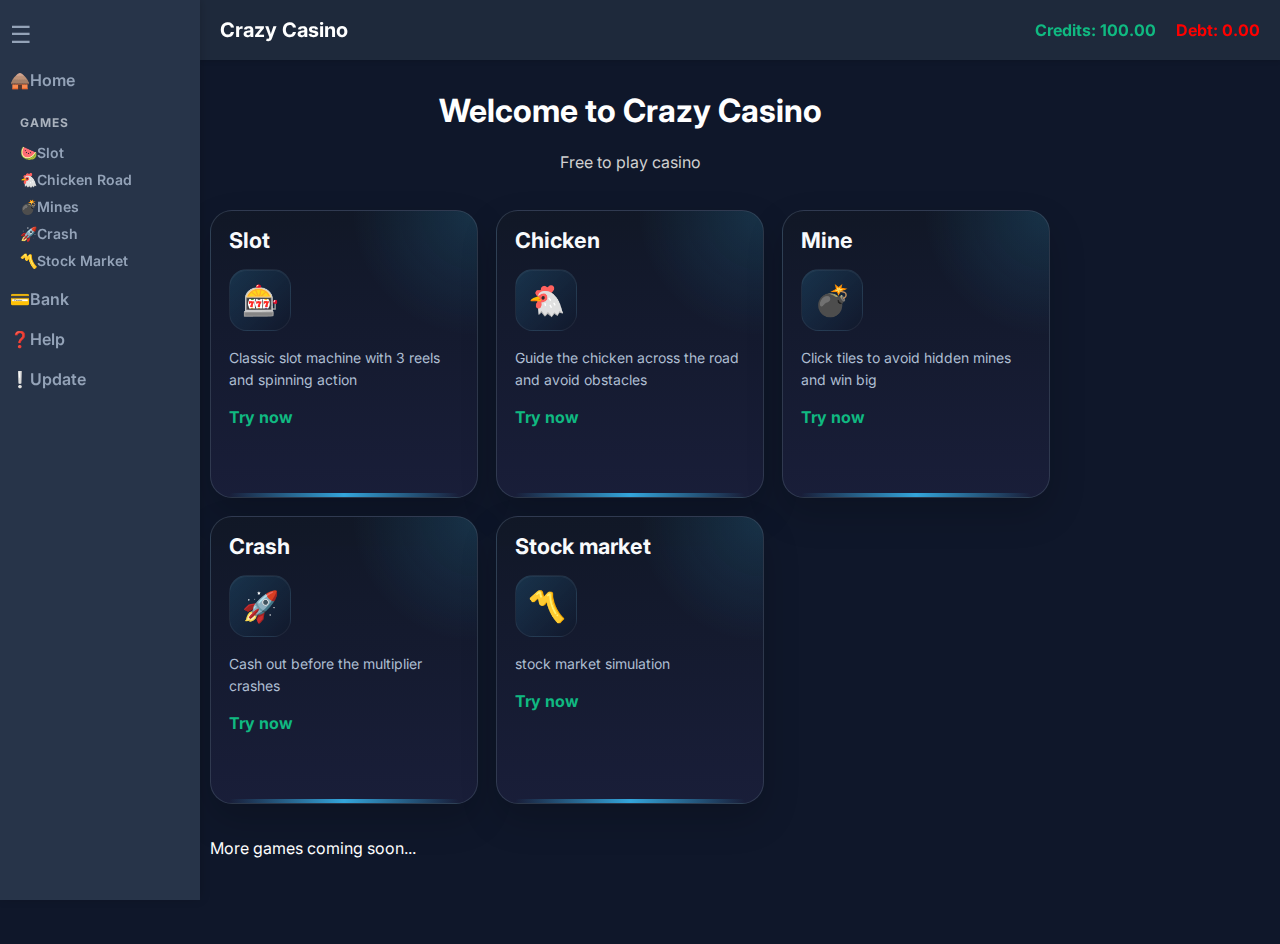
<file: index.html>
<!DOCTYPE html>
<html lang="en">
<head>
  <meta charset="UTF-8" />
  <meta name="viewport" content="width=device-width, initial-scale=1.0" />
  <title>Crazy Casino</title>
  <link rel="icon" type="image/svg+xml" href="favicon.svg" />
  <script async src="https://pagead2.googlesyndication.com/pagead/js/adsbygoogle.js?client=ca-pub-9742870781660837" crossorigin="anonymous"></script>
  <meta name="google-adsense-account" content="ca-pub-9742870781660837">
  <link href="https://fonts.googleapis.com/css2?family=Inter:wght@400;600;700&display=swap" rel="stylesheet" />
  <link rel="stylesheet" href="styles/styles.css" />
  <link rel="stylesheet" href="styles/index.css" />
  <script>
  (function() {
    if (localStorage.getItem("sidebarCollapsed") === "true") {
      document.documentElement.classList.add("sidebar-collapsed");
    }
  })();
</script>
</head>
<body>
  <!-- Mobile Block Overlay -->
  <div id="mobile-block-overlay" class="mobile-block-overlay" style="display: none;">
    <div class="mobile-block-content">
      <div class="mobile-block-icon">🖥️</div>
      <h2>Desktop Only</h2>
      <p>This website is currently unavailable on mobile devices.</p>
      <p>Please visit us from a computer to access all features.</p>
    </div>
  </div>
  
  <div class="app">
      <aside class="sidebar" id="sidebar">
        <nav>
          <ul>
            <li style="padding-top: 0;">
              <a><button class="toggle-sidebar" onclick="toggleSidebar()">☰</button></a>
            </li>
            <li><a href="index.html">🛖 <span>Home</span></a></li>
          </ul>
          <div class="game-section">
            <h3 class="game-section-title"><span class="game-title-text">Games</span></h3>
            <ul class="game-links">
              <li><a href="slot.html">🍉 <span>Slot</span></a></li>
              <li><a href="chicken.html">🐔 <span>Chicken Road</span></a></li>
              <li><a href="mines.html">💣 <span>Mines</span></a></li>
              <li><a href="crash.html">🚀 <span>Crash</span></a></li>
              <li><a href="stockmarket.html">〽️ <span>Stock Market</span></a></li>
            </ul>
          </div>
          <ul>
            <li><a href="bank.html">💳 <span>Bank</span></a></li>
            <li><a href="help.html">❓ <span>Help</span></a></li>
            <li><a href="update.html">❕ <span>Update</span></a></li>
          </ul>
        </nav>
      </aside>
    <header class="top-bar">
      <div class="logo"><a href="index.html" style="color: white; text-decoration: none;">Crazy Casino</a></div>
      <div class="money-display">
        <div class="credit-display">Credits: <span id="credits"></span></div>
        <div class="dept-display">Debt: <span id="debt">0</span></div>
      </div>
    </header>

    <div class="ad-space">
      <div class="ad-container">
        <script async src="https://pagead2.googlesyndication.com/pagead/js/adsbygoogle.js?client=ca-pub-9742870781660837"
            crossorigin="anonymous"></script>
        <!-- verticale -->
        <ins class="adsbygoogle"
            style="display:block"
            data-ad-client="ca-pub-9742870781660837"
            data-ad-slot="4995831174"
            data-ad-format="auto"
            data-full-width-responsive="true"></ins>
        <script>
            (adsbygoogle = window.adsbygoogle || []).push({});
        </script>
      </div>
    </div>

    <main class="main-content"> 

      <section id="home-section" class="home-section">
        <h1 style="display: flex; justify-content: center;">Welcome to Crazy Casino</h1>
        <p style="text-align: center; color: rgb(208, 208, 208);">Free to play casino</p>
      </section>

      <section id="games-section" class="games-section">
        <div class="games-grid">
          <!--<a class="game-card" href="counter/main.html"><h3>Global Counter</h3><div class="game-icon">🔢</div><p>A real-time counter shared across all players</p><span style="color: #10b981; font-weight: bold;">Try now</span></a>-->
          <a class="game-card" href="slot.html"><h3>Slot</h3><div class="game-icon">🎰</div><p>Classic slot machine with 3 reels and spinning action</p><span style="color: #10b981; font-weight: bold;">Try now</span></a>
          <a class="game-card" href="chicken.html"><h3>Chicken</h3><div class="game-icon">🐔</div><p>Guide the chicken across the road and avoid obstacles</p><span style="color: #10b981; font-weight: bold;">Try now</span></a>
          <a class="game-card" href="mines.html"><h3>Mine</h3><div class="game-icon">💣</div><p>Click tiles to avoid hidden mines and win big</p><span style="color: #10b981; font-weight: bold;">Try now</span></a>
          <a class="game-card" href="crash.html"><h3>Crash</h3><div class="game-icon">🚀</div><p>Cash out before the multiplier crashes</p><span style="color: #10b981; font-weight: bold;">Try now</span></a>
          <a class="game-card" href="stockmarket.html"><h3>Stock market</h3><div class="game-icon">〽️</div><p>stock market simulation</p><span style="color: #10b981; font-weight: bold;">Try now</span></a>
          <!--<a class="game-card" href="#"><h3>Roulette</h3><span>Coming soon...</span></a>
          <a class="game-card" href="#"><h3>Blackjack</h3><span>Coming soon...</span></a>
          <a class="game-card" href="#"><h3>Red or Black</h3><span>Coming soon...</span></a>
          <a class="game-card" href="#"><h3>The Dickner Game</h3><span>Coming soon...</span></a>-->
        </div>
        <p>More games coming soon...</p>
      </section>

    </main>

    <div class="ad-horizontal">
      <div class="ad-horizontal-container">
        <script async src="https://pagead2.googlesyndication.com/pagead/js/adsbygoogle.js?client=ca-pub-9742870781660837"
     crossorigin="anonymous"></script>
<!-- crazycasino horizontal -->
<ins class="adsbygoogle"
     style="display:block"
     data-ad-client="ca-pub-9742870781660837"
     data-ad-slot="1397042108"
     data-ad-format="auto"
     data-full-width-responsive="true"></ins>
<script>
     (adsbygoogle = window.adsbygoogle || []).push({});
</script>
      </div>
    </div>
  </div>

  <script src="scripts/main.js"></script>
</body>
</html>
</file>
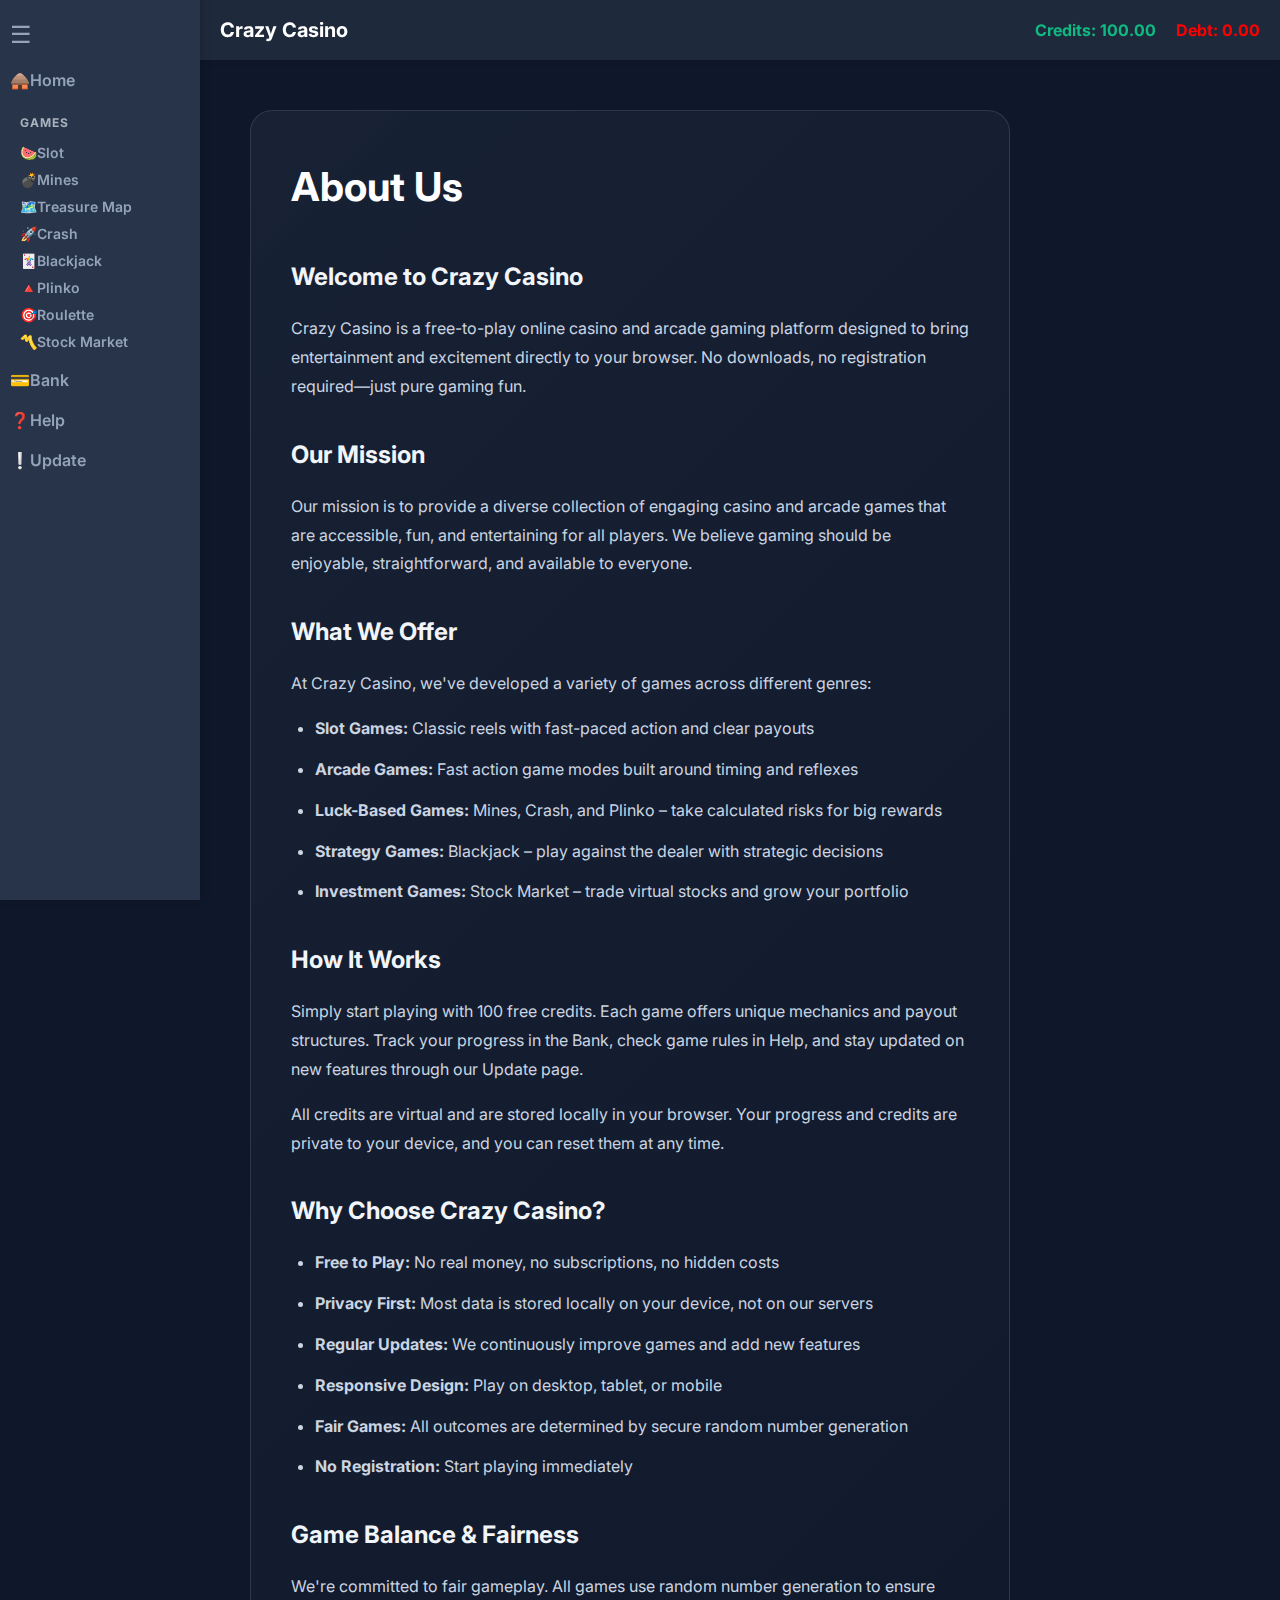
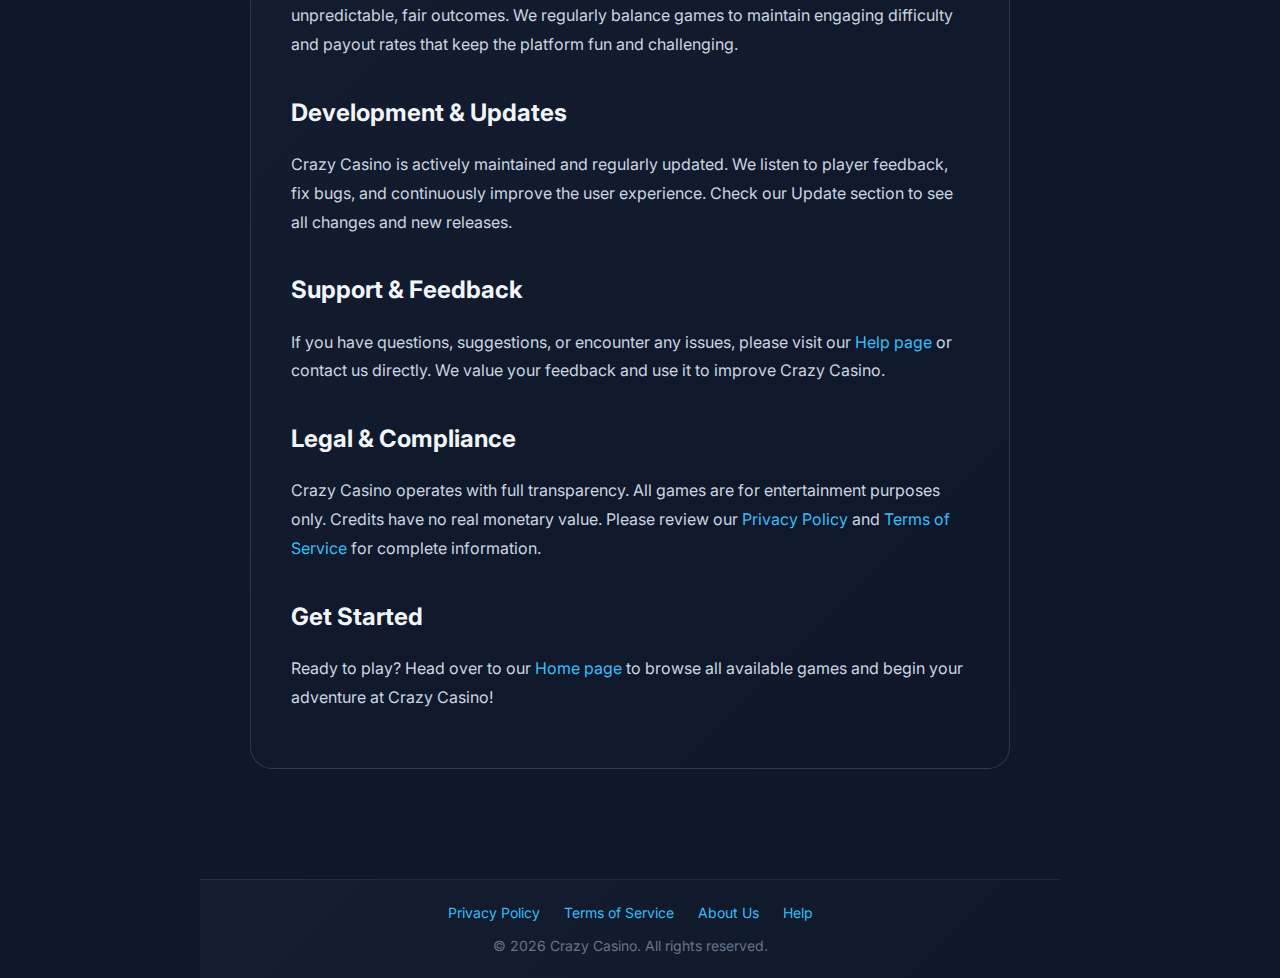
<file: about.html>
﻿<!DOCTYPE html>
<html lang="en">
<head>
  <meta charset="UTF-8" />
  <meta name="viewport" content="width=device-width, initial-scale=1.0" />
  <title>About Us - Crazy Casino</title>
  <link rel="icon" type="image/svg+xml" href="favicon.svg" />
  <link href="https://fonts.googleapis.com/css2?family=Inter:wght@400;600;700&display=swap" rel="stylesheet" />
  <link rel="stylesheet" href="styles/styles.css" />
  <script>
  (function() {
    if (localStorage.getItem("sidebarCollapsed") === "true") {
      document.documentElement.classList.add("sidebar-collapsed");
    }
  })();
</script>
</head>
<body>
  <div class="app">
    <script src="scripts/layout.js"></script>

    <main class="main-content">
      <section class="legal-page">
        <div class="legal-content">
          <h1>About Us</h1>

          <h2>Welcome to Crazy Casino</h2>
          <p>Crazy Casino is a free-to-play online casino and arcade gaming platform designed to bring entertainment and excitement directly to your browser. No downloads, no registration required—just pure gaming fun.</p>

          <h2>Our Mission</h2>
          <p>Our mission is to provide a diverse collection of engaging casino and arcade games that are accessible, fun, and entertaining for all players. We believe gaming should be enjoyable, straightforward, and available to everyone.</p>

          <h2>What We Offer</h2>
          <p>At Crazy Casino, we've developed a variety of games across different genres:</p>
          <ul>
            <li><strong>Slot Games:</strong> Classic reels with fast-paced action and clear payouts</li>
            <li><strong>Arcade Games:</strong> Fast action game modes built around timing and reflexes</li>
            <li><strong>Luck-Based Games:</strong> Mines, Crash, and Plinko – take calculated risks for big rewards</li>
            <li><strong>Strategy Games:</strong> Blackjack – play against the dealer with strategic decisions</li>
            <li><strong>Investment Games:</strong> Stock Market – trade virtual stocks and grow your portfolio</li>
          </ul>

          <h2>How It Works</h2>
          <p>Simply start playing with 100 free credits. Each game offers unique mechanics and payout structures. Track your progress in the Bank, check game rules in Help, and stay updated on new features through our Update page.</p>
          <p>All credits are virtual and are stored locally in your browser. Your progress and credits are private to your device, and you can reset them at any time.</p>

          <h2>Why Choose Crazy Casino?</h2>
          <ul>
            <li><strong>Free to Play:</strong> No real money, no subscriptions, no hidden costs</li>
            <li><strong>Privacy First:</strong> Most data is stored locally on your device, not on our servers</li>
            <li><strong>Regular Updates:</strong> We continuously improve games and add new features</li>
            <li><strong>Responsive Design:</strong> Play on desktop, tablet, or mobile</li>
            <li><strong>Fair Games:</strong> All outcomes are determined by secure random number generation</li>
            <li><strong>No Registration:</strong> Start playing immediately</li>
          </ul>

          <h2>Game Balance & Fairness</h2>
          <p>We're committed to fair gameplay. All games use random number generation to ensure unpredictable, fair outcomes. We regularly balance games to maintain engaging difficulty and payout rates that keep the platform fun and challenging.</p>

          <h2>Development & Updates</h2>
          <p>Crazy Casino is actively maintained and regularly updated. We listen to player feedback, fix bugs, and continuously improve the user experience. Check our Update section to see all changes and new releases.</p>

          <h2>Support & Feedback</h2>
          <p>If you have questions, suggestions, or encounter any issues, please visit our <a href="help.html">Help page</a> or contact us directly. We value your feedback and use it to improve Crazy Casino.</p>

          <h2>Legal & Compliance</h2>
          <p>Crazy Casino operates with full transparency. All games are for entertainment purposes only. Credits have no real monetary value. Please review our <a href="privacy-policy.html">Privacy Policy</a> and <a href="terms-of-service.html">Terms of Service</a> for complete information.</p>

          <h2>Get Started</h2>
          <p>Ready to play? Head over to our <a href="index.html">Home page</a> to browse all available games and begin your adventure at Crazy Casino!</p>
        </div>
      </section>
    </main>
  </div>

  <script src="scripts/main.js"></script>
</body>
</html>
</file>
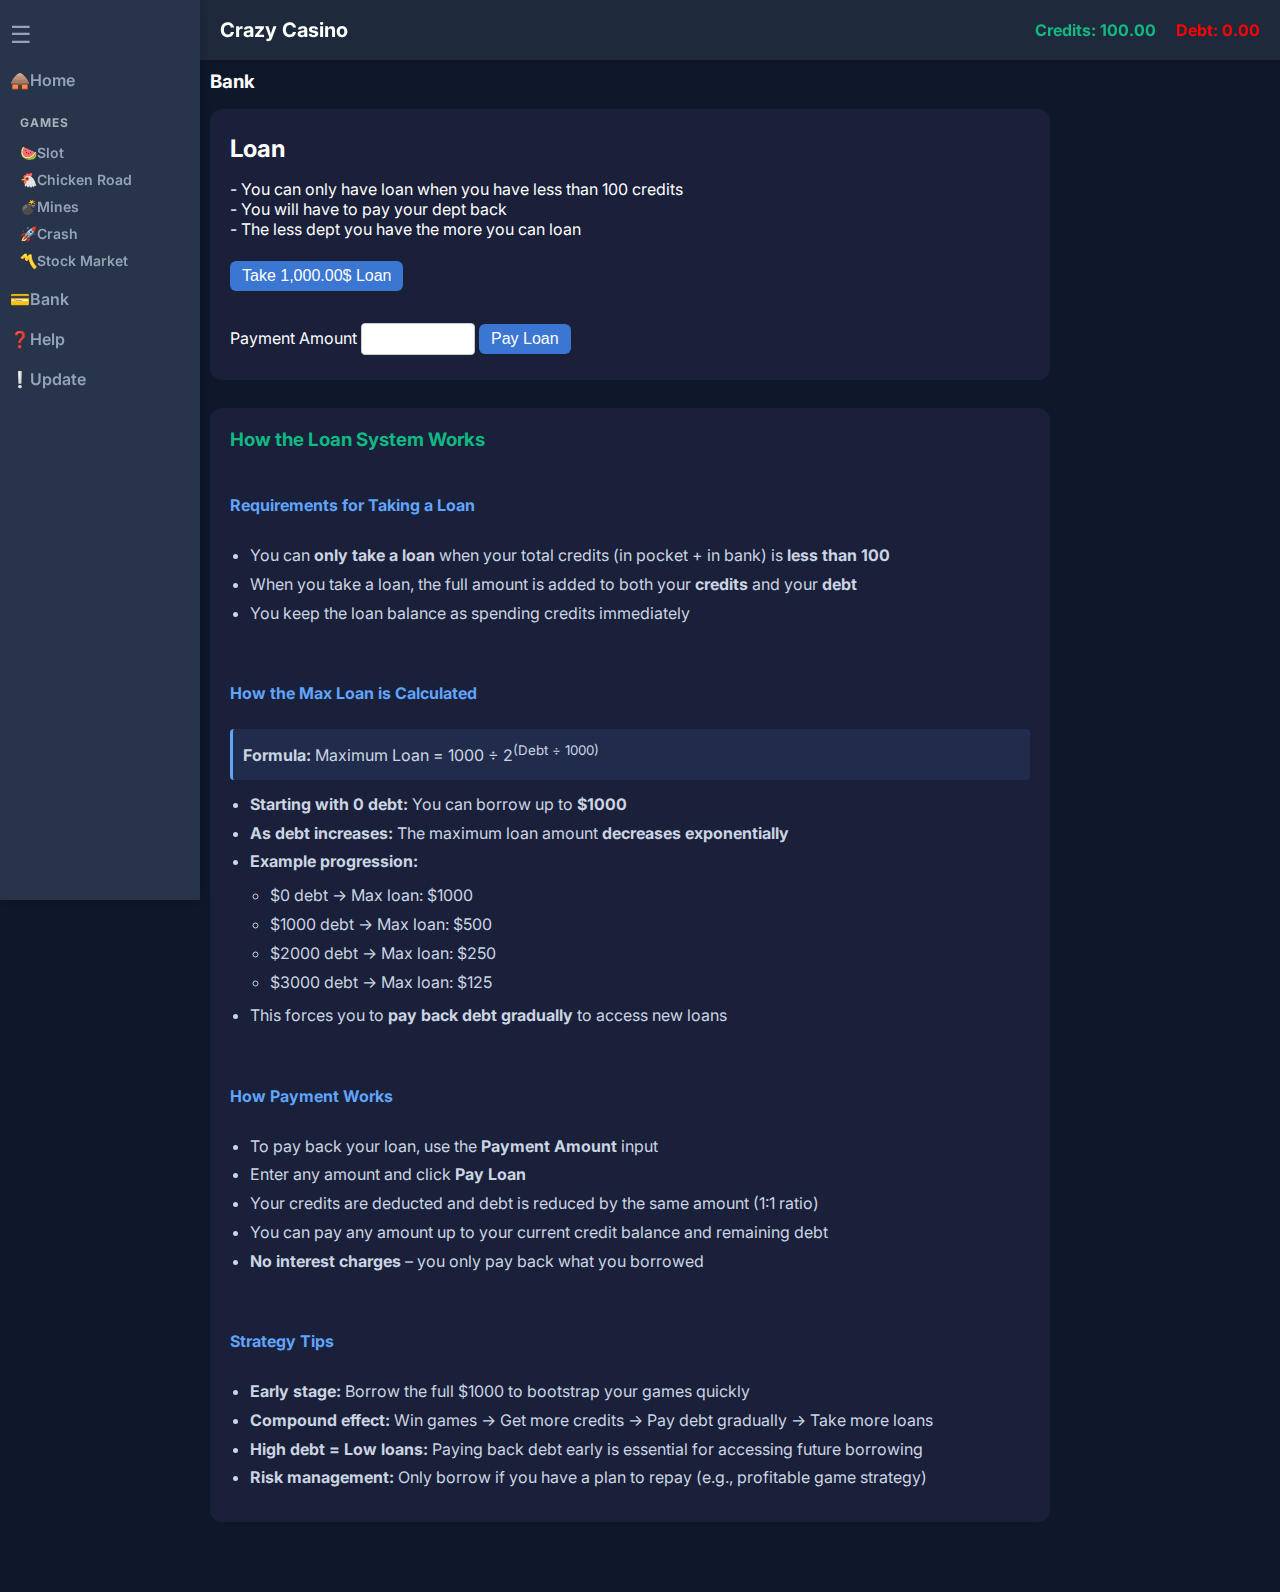
<file: bank.html>
<!DOCTYPE html>
<html lang="en">
<head>
  <meta charset="UTF-8" />
  <meta name="viewport" content="width=device-width, initial-scale=1.0" />
  <title>Crazy Casino</title>
  <link rel="icon" type="image/svg+xml" href="favicon.svg" />
  <link href="https://fonts.googleapis.com/css2?family=Inter:wght@400;600;700&display=swap" rel="stylesheet" />
  <!--<script async src="https://pagead2.googlesyndication.com/pagead/js/adsbygoogle.js?client=ca-pub-9742870781660837" crossorigin="anonymous"></script>
  <meta name="google-adsense-account" content="ca-pub-9742870781660837">-->
  <link rel="stylesheet" href="styles/styles.css" />
  <link rel="stylesheet" href="styles/bank.css" />
  <script>
  (function() {
    if (localStorage.getItem("sidebarCollapsed") === "true") {
      document.documentElement.classList.add("sidebar-collapsed");
    }
  })();
</script>
</head>
<body>
  <!-- Mobile Block Overlay -->
  <div id="mobile-block-overlay" class="mobile-block-overlay" style="display: none;">
    <div class="mobile-block-content">
      <div class="mobile-block-icon">🖥️</div>
      <h2>Desktop Only</h2>
      <p>This website is currently unavailable on mobile devices.</p>
      <p>Please visit us from a computer to access all features.</p>
    </div>
  </div>
  
  <div class="app">
      <aside class="sidebar">
        <nav>
          <ul>
            <li style="padding-top: 0;">
              <a><button class="toggle-sidebar" onclick="toggleSidebar()">☰</button></a>
            </li>
            <li><a href="index.html">🛖 <span>Home</span></a></li>
          </ul>
          <div class="game-section">
            <h3 class="game-section-title"><span class="game-title-text">Games</span></h3>
            <ul class="game-links">
              <li><a href="slot.html">🍉 <span>Slot</span></a></li>
              <li><a href="chicken.html">🐔 <span>Chicken Road</span></a></li>
              <li><a href="mines.html">💣 <span>Mines</span></a></li>
              <li><a href="crash.html">🚀 <span>Crash</span></a></li>
              <li><a href="stockmarket.html">〽️ <span>Stock Market</span></a></li>
            </ul>
          </div>
          <ul>
            <li><a href="bank.html">💳 <span>Bank</span></a></li>
            <li><a href="help.html">❓ <span>Help</span></a></li>
            <li><a href="update.html">❕ <span>Update</span></a></li>
          </ul>
        </nav>
      </aside>
    <header class="top-bar">
      <div class="logo"><a href="index.html" style="color: white; text-decoration: none;">Crazy Casino</a></div>
      <div class="money-display">
        <div class="credit-display">Credits: <span id="credits"></span></div>
        <div class="dept-display">Debt: <span id="debt">0</span></div>
      </div>
    </header>

    <div class="ad-space">
      <div class="ad-container">
        <script async src="https://pagead2.googlesyndication.com/pagead/js/adsbygoogle.js?client=ca-pub-9742870781660837"
            crossorigin="anonymous"></script>
        <!-- verticale -->
        <ins class="adsbygoogle"
            style="display:block"
            data-ad-client="ca-pub-9742870781660837"
            data-ad-slot="4995831174"
            data-ad-format="auto"
            data-full-width-responsive="true"></ins>
        <script>
            (adsbygoogle = window.adsbygoogle || []).push({});
        </script>
      </div>
    </div>

    <main class="main-content" style="text-align: left; align-items: left;">
      <h3 style="margin: 0; display: flex;">Bank</h3>
      <section id="loan-section">
        <!--<div class="bank">
          <h2>Bank</h2>
          <div><span id="bankCreditsDisplay">0</span>$</div>
          <button id="deposite" onclick="depositeBank()">Deposite</button>
          <input type="number" placeholder="$" id="depositeInput"><br>
          <button id="take" onclick="takeBank()">Take</button>
          <input type="number" placeholder="$" id="takeInput">
        </div>-->

        <div class="loan">
          <h3>Loan</h3>
          <p>- You can only have loan when you have less than 100 credits <br>
         - You will have to pay your dept back<br>
         - The less dept you have the more you can loan<br></p>
          <button onclick="takeLoan()">Take <span id="maxLoan">0</span>$ Loan</button>
          <br><br>
          <label for="payment-amount">Payment Amount</label>
          <input type="number" id="payment-amount" min="0" />
          <button onclick="payLoan()">Pay Loan</button>
        </div>
      </section>

      <section id="loan-info-section" class="info-section" style="padding: 20px; background-color: #1a1f3a; border-radius: 12px;">
        <h3 style="color: #10b981; margin-top: 0;">How the Loan System Works</h3>
        
        <div style="display: grid; grid-template-columns: 1fr; gap: 20px; color: #cbd5e1; line-height: 1.8;">
          <div>
            <h4 style="color: #60a5fa;">Requirements for Taking a Loan</h4>
            <ul style="margin: 10px 0; padding-left: 20px;">
              <li>You can <strong>only take a loan</strong> when your total credits (in pocket + in bank) is <strong>less than 100</strong></li>
              <li>When you take a loan, the full amount is added to both your <strong>credits</strong> and your <strong>debt</strong></li>
              <li>You keep the loan balance as spending credits immediately</li>
            </ul>
          </div>

          <div>
            <h4 style="color: #60a5fa;">How the Max Loan is Calculated</h4>
            <p style="margin: 10px 0; padding: 10px; background-color: rgba(96, 165, 250, 0.1); border-left: 3px solid #60a5fa; border-radius: 4px;">
              <strong>Formula:</strong> Maximum Loan = 1000 ÷ 2<sup>(Debt ÷ 1000)</sup>
            </p>
            <ul style="margin: 10px 0; padding-left: 20px;">
              <li><strong>Starting with 0 debt:</strong> You can borrow up to <strong>$1000</strong></li>
              <li><strong>As debt increases:</strong> The maximum loan amount <strong>decreases exponentially</strong></li>
              <li><strong>Example progression:</strong>
                <ul style="margin: 5px 0; padding-left: 20px;">
                  <li>$0 debt → Max loan: $1000</li>
                  <li>$1000 debt → Max loan: $500</li>
                  <li>$2000 debt → Max loan: $250</li>
                  <li>$3000 debt → Max loan: $125</li>
                </ul>
              </li>
              <li>This forces you to <strong>pay back debt gradually</strong> to access new loans</li>
            </ul>
          </div>

          <div>
            <h4 style="color: #60a5fa;">How Payment Works</h4>
            <ul style="margin: 10px 0; padding-left: 20px;">
              <li>To pay back your loan, use the <strong>Payment Amount</strong> input</li>
              <li>Enter any amount and click <strong>Pay Loan</strong></li>
              <li>Your credits are deducted and debt is reduced by the same amount (1:1 ratio)</li>
              <li>You can pay any amount up to your current credit balance and remaining debt</li>
              <li><strong>No interest charges</strong> – you only pay back what you borrowed</li>
            </ul>
          </div>

          <div>
            <h4 style="color: #60a5fa;">Strategy Tips</h4>
            <ul style="margin: 10px 0; padding-left: 20px;">
              <li><strong>Early stage:</strong> Borrow the full $1000 to bootstrap your games quickly</li>
              <li><strong>Compound effect:</strong> Win games → Get more credits → Pay debt gradually → Take more loans</li>
              <li><strong>High debt = Low loans:</strong> Paying back debt early is essential for accessing future borrowing</li>
              <li><strong>Risk management:</strong> Only borrow if you have a plan to repay (e.g., profitable game strategy)</li>
            </ul>
          </div>
        </div>
      </section>
    
    </main>

    <div class="ad-horizontal">
      <div class="ad-horizontal-container">
        <script async src="https://pagead2.googlesyndication.com/pagead/js/adsbygoogle.js?client=ca-pub-9742870781660837"
     crossorigin="anonymous"></script>
<!-- crazycasino horizontal -->
<ins class="adsbygoogle"
     style="display:block"
     data-ad-client="ca-pub-9742870781660837"
     data-ad-slot="1397042108"
     data-ad-format="auto"
     data-full-width-responsive="true"></ins>
<script>
     (adsbygoogle = window.adsbygoogle || []).push({});
</script>
      </div>
    </div>
  </div>

  <script src="scripts/main.js"></script>
  <script src="scripts/bank.js"></script>
</body>
</html>
</file>
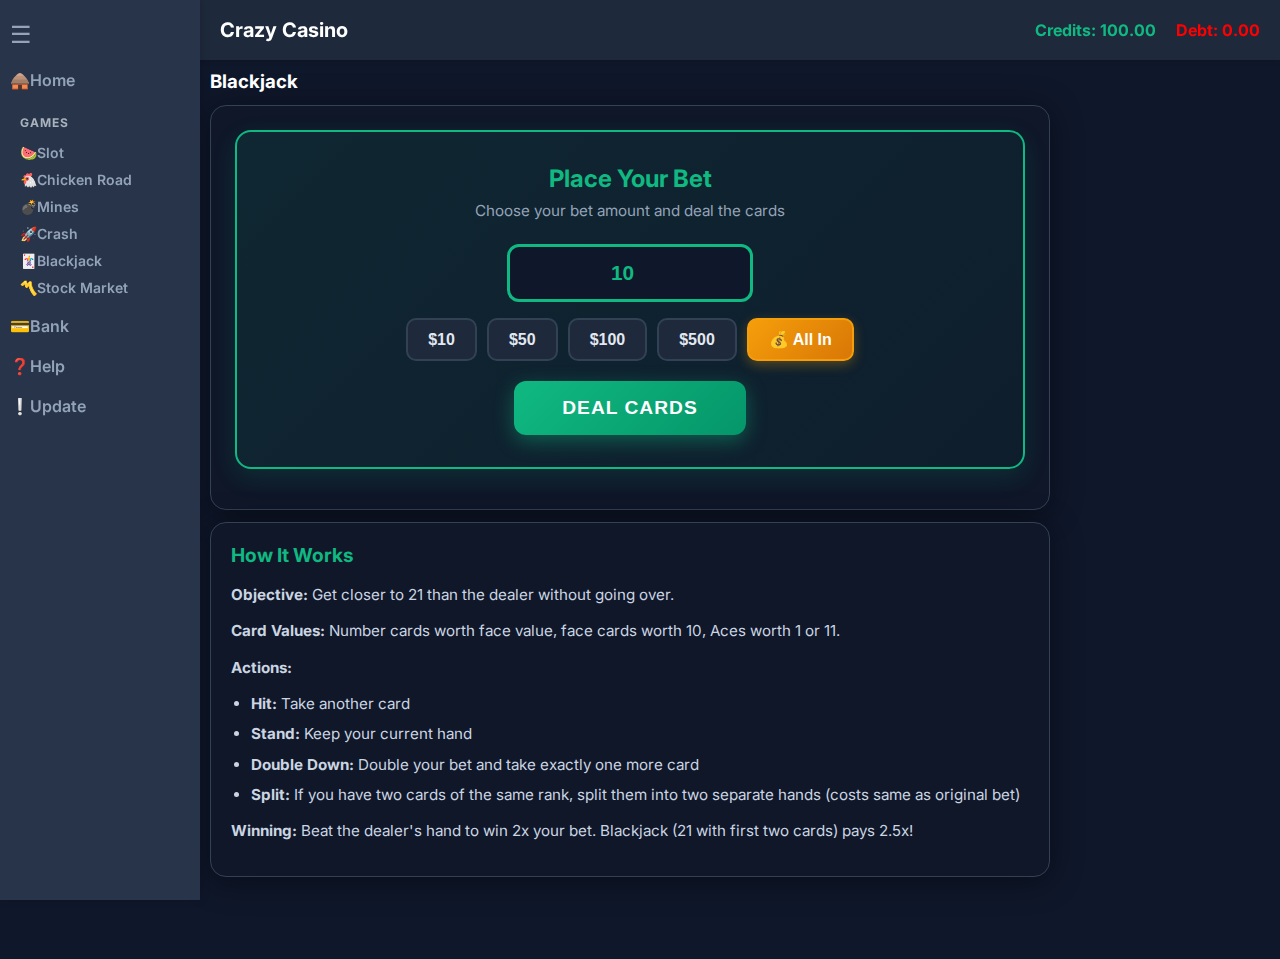
<file: blackjack.html>
<!DOCTYPE html>
<html lang="en">
<head>
  <meta charset="UTF-8" />
  <meta name="viewport" content="width=device-width, initial-scale=1.0" />
  <title>Crazy Casino</title>
  <link rel="icon" type="image/svg+xml" href="favicon.svg" />
  <script async src="https://pagead2.googlesyndication.com/pagead/js/adsbygoogle.js?client=ca-pub-9742870781660837" crossorigin="anonymous"></script>
  <meta name="google-adsense-account" content="ca-pub-9742870781660837">
  <link href="https://fonts.googleapis.com/css2?family=Inter:wght@400;600;700&display=swap" rel="stylesheet" />
  <link rel="stylesheet" href="styles/styles.css" />
  <link rel="stylesheet" href="styles/cards.css" />
  <link rel="stylesheet" href="styles/blackjack.css" />
  <script>
  (function() {
    if (localStorage.getItem("sidebarCollapsed") === "true") {
      document.documentElement.classList.add("sidebar-collapsed");
    }
  })();
</script>
</head>
<body>
  <div id="mobile-block-overlay" class="mobile-block-overlay" style="display: none;">
    <div class="mobile-block-content">
      <div class="mobile-block-icon">🖥️</div>
      <h2>Desktop Only</h2>
      <p>This website is currently unavailable on mobile devices.</p>
      <p>Please visit us from a computer to access all features.</p>
    </div>
  </div>

  <div class="app">
    <aside class="sidebar">
      <nav>
        <ul>
          <li style="padding-top: 0;">
            <a><button class="toggle-sidebar" onclick="toggleSidebar()">☰</button></a>
          </li>
          <li><a href="index.html">🛖 <span>Home</span></a></li>
        </ul>
        <div class="game-section">
          <h3 class="game-section-title"><span class="game-title-text">Games</span></h3>
          <ul class="game-links">
            <li><a href="slot.html">🍉 <span>Slot</span></a></li>
            <li><a href="chicken.html">🐔 <span>Chicken Road</span></a></li>
            <li><a href="mines.html">💣 <span>Mines</span></a></li>
            <li><a href="crash.html">🚀 <span>Crash</span></a></li>
            <li><a href="blackjack.html">🃏 <span>Blackjack</span></a></li>
            <li><a href="stockmarket.html">〽️ <span>Stock Market</span></a></li>
          </ul>
        </div>
        <ul>
          <li><a href="bank.html">💳 <span>Bank</span></a></li>
          <li><a href="help.html">❓ <span>Help</span></a></li>
          <li><a href="update.html">❕ <span>Update</span></a></li>
        </ul>
      </nav>
    </aside>

    <header class="top-bar">
      <div class="logo"><a href="index.html" style="color: white; text-decoration: none;">Crazy Casino</a></div>
      <div class="money-display">
        <div class="credit-display">Credits: <span id="credits"></span></div>
        <div class="dept-display">Debt: <span id="debt">0</span></div>
      </div>
    </header>

    <div class="ad-space">
      <div class="ad-container">
        <script async src="https://pagead2.googlesyndication.com/pagead/js/adsbygoogle.js?client=ca-pub-9742870781660837"
            crossorigin="anonymous"></script>
        <ins class="adsbygoogle"
            style="display:block"
            data-ad-client="ca-pub-9742870781660837"
            data-ad-slot="4995831174"
            data-ad-format="auto"
            data-full-width-responsive="true"></ins>
        <script>
            (adsbygoogle = window.adsbygoogle || []).push({});
        </script>
      </div>
    </div>

    <main class="main-content">
      <section id="blackjack-section" class="blackjack-section">
        <h3 style="margin: 0; display: flex;">Blackjack</h3>

        <div class="blackjack-card">
          <!-- Betting Section -->
          <div class="betting-section" id="betting-section">
            <div class="betting-header">
              <h4>Place Your Bet</h4>
              <p>Choose your bet amount and deal the cards</p>
            </div>
            <div class="bet-input-group">
              <input type="number" id="bet-amount" min="1" step="1" value="10" placeholder="Enter bet amount" />
              <div class="quick-bets">
                <button class="quick-bet" onclick="setBet(10)">$10</button>
                <button class="quick-bet" onclick="setBet(50)">$50</button>
                <button class="quick-bet" onclick="setBet(100)">$100</button>
                <button class="quick-bet" onclick="setBet(500)">$500</button>
                <button class="quick-bet all-in-btn" onclick="setAllIn()">💰 All In</button>
              </div>
            </div>
            <button class="deal-button" id="deal-btn" onclick="dealCards()">Deal Cards</button>
          </div>

          <!-- Game Info -->
          <div class="game-info" id="game-info" style="display: none;">
            <div class="current-bet">Bet: $<span id="current-bet">0</span></div>
            <div id="blackjack-message"></div>
          </div>

          <!-- Game Table -->
          <div class="blackjack-table" id="game-table" style="display: none;">
            <!-- Dealer Section (Top) -->
            <div class="dealer-section">
              <div class="blackjack-hand">
                <div class="hand-header">
                  <span>🎩 Dealer</span>
                  <span class="hand-total" id="dealer-total">0</span>
                </div>
                <div id="dealer-hand" class="cards-row"></div>
              </div>
            </div>

            <!-- Player Section (Bottom) -->
            <div class="player-section">
              <div class="blackjack-hand" id="player-hand-container">
                <div class="hand-header">
                  <span>🎲 You</span>
                  <span class="hand-total" id="player-total">0</span>
                </div>
                <div id="player-hand" class="cards-row"></div>
              </div>
              
              <!-- Split Hand (if active) -->
              <div class="blackjack-hand" id="split-hand-container" style="display: none;">
                <div class="hand-header">
                  <span>🎲 Split Hand</span>
                  <span class="hand-total" id="split-total">0</span>
                </div>
                <div id="split-hand" class="cards-row"></div>
              </div>
            </div>
          </div>

          <!-- Action Buttons -->
          <div class="blackjack-actions" id="action-buttons" style="display: none;">
            <button id="hit-btn" onclick="hit()" disabled>Hit</button>
            <button id="stand-btn" onclick="stand()" disabled>Stand</button>
            <button id="double-btn" onclick="doubleDown()" disabled>Double Down</button>
            <button id="split-btn" onclick="split()" disabled>Split</button>
          </div>
        </div>

        <!-- How It Works Section -->
        <div class="how-it-works">
          <h4>How It Works</h4>
          <div class="how-content">
            <p><strong>Objective:</strong> Get closer to 21 than the dealer without going over.</p>
            <p><strong>Card Values:</strong> Number cards worth face value, face cards worth 10, Aces worth 1 or 11.</p>
            <p><strong>Actions:</strong></p>
            <ul>
              <li><strong>Hit:</strong> Take another card</li>
              <li><strong>Stand:</strong> Keep your current hand</li>
              <li><strong>Double Down:</strong> Double your bet and take exactly one more card</li>
              <li><strong>Split:</strong> If you have two cards of the same rank, split them into two separate hands (costs same as original bet)</li>
            </ul>
            <p><strong>Winning:</strong> Beat the dealer's hand to win 2x your bet. Blackjack (21 with first two cards) pays 2.5x!</p>
          </div>
        </div>
      </section>
    </main>

    <div class="ad-horizontal">
      <div class="ad-horizontal-container">
        <script async src="https://pagead2.googlesyndication.com/pagead/js/adsbygoogle.js?client=ca-pub-9742870781660837"
     crossorigin="anonymous"></script>
<ins class="adsbygoogle"
     style="display:block"
     data-ad-client="ca-pub-9742870781660837"
     data-ad-slot="1397042108"
     data-ad-format="auto"
     data-full-width-responsive="true"></ins>
<script>
     (adsbygoogle = window.adsbygoogle || []).push({});
</script>
      </div>
    </div>
  </div>

  <script src="scripts/main.js"></script>
  <script src="scripts/cards.js"></script>
  <script src="scripts/blackjack.js"></script>
</body>
</html>
</file>
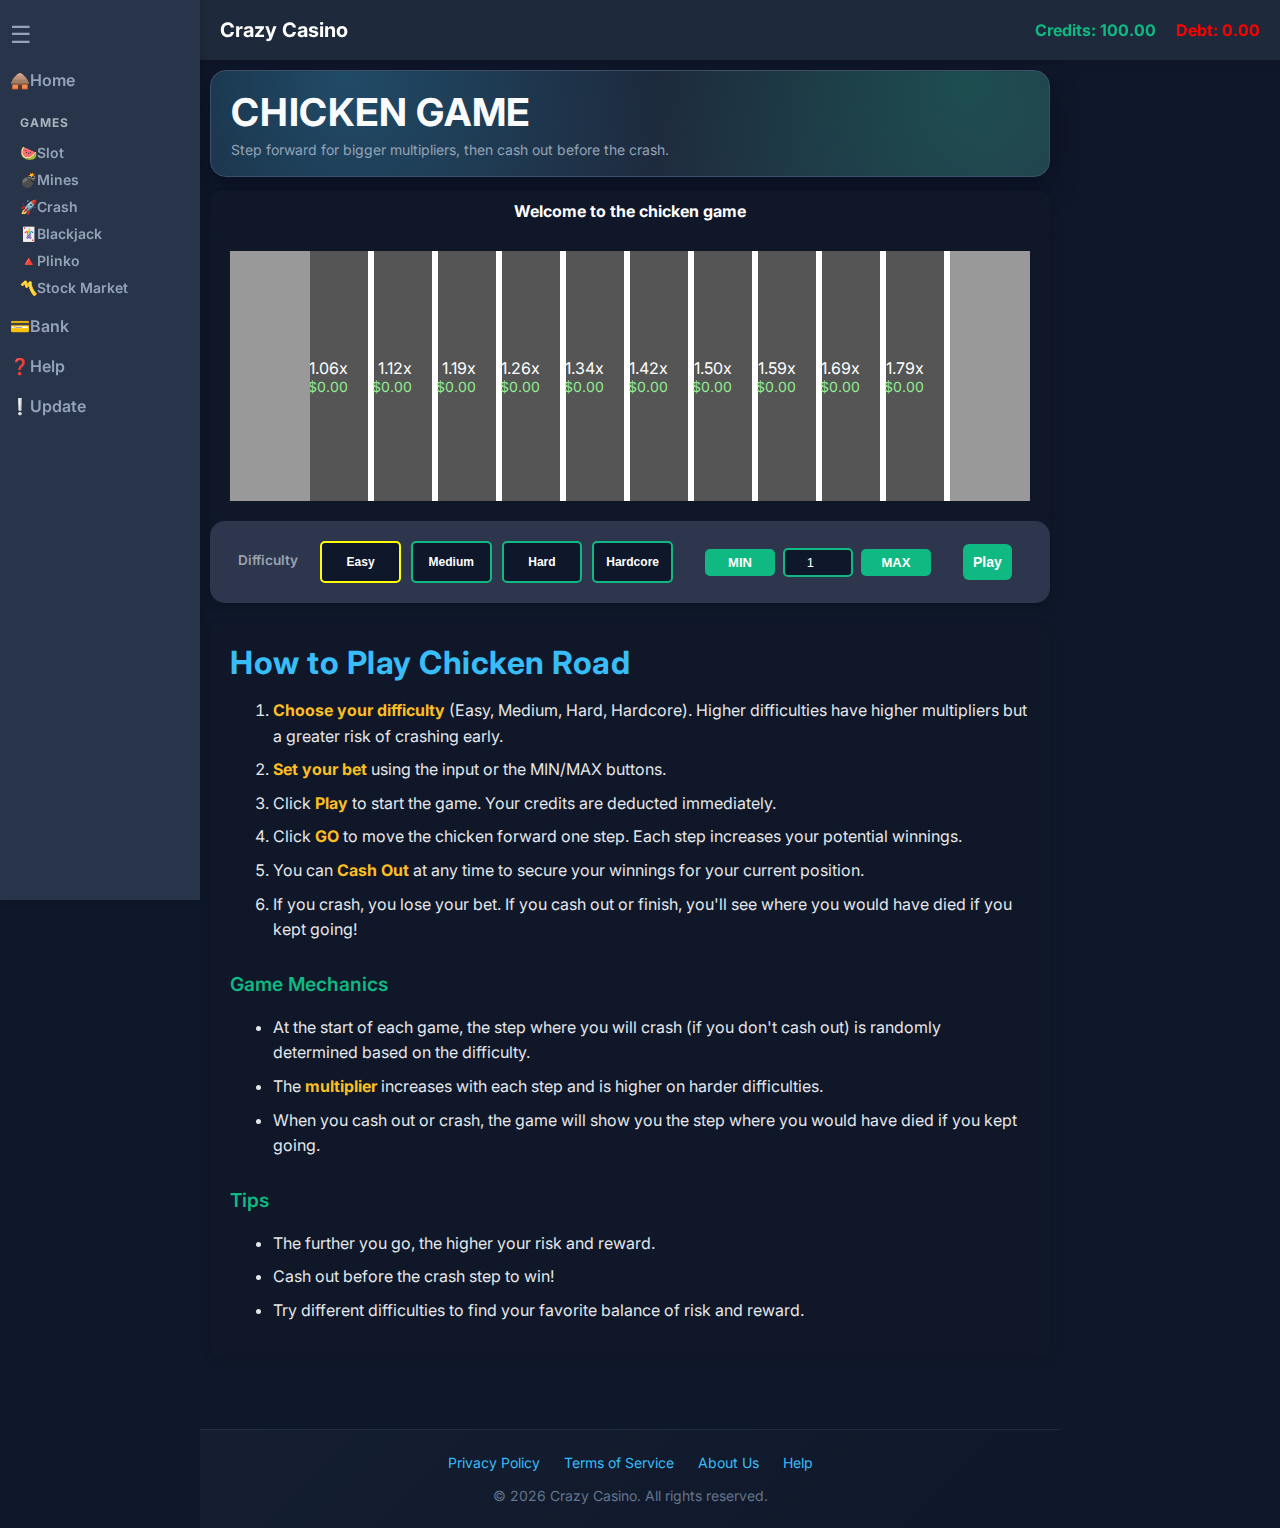
<file: chicken.html>
<!DOCTYPE html>
<html lang="en">
<head>
  <meta charset="UTF-8" />
  <meta name="viewport" content="width=device-width, initial-scale=1.0" />
  <title>Crazy Casino</title>
  <link rel="icon" type="image/svg+xml" href="favicon.svg" />
<link href="https://fonts.googleapis.com/css2?family=Inter:wght@400;600;700&display=swap" rel="stylesheet" />
  <link rel="stylesheet" href="styles/styles.css" />
  <link rel="stylesheet" href="styles/chicken.css" />
  <link rel="stylesheet" href="styles/chickengame.css" />
  <link rel="stylesheet" href="styles/car.css" />
  <script>
  (function() {
    if (localStorage.getItem("sidebarCollapsed") === "true") {
      document.documentElement.classList.add("sidebar-collapsed");
    }
  })();
</script>

</head>
<body>
  <!-- Mobile Block Overlay -->
  <div id="mobile-block-overlay" class="mobile-block-overlay" style="display: none;">
    <div class="mobile-block-content">
      <div class="mobile-block-icon">🖥️</div>
      <h2>Desktop Only</h2>
      <p>This website is currently unavailable on mobile devices.</p>
      <p>Please visit us from a computer to access all features.</p>
    </div>
  </div>
  
  <div class="app">
      <aside class="sidebar">
        <nav>
          <ul>
            <li style="padding-top: 0;">
              <a><button class="toggle-sidebar" onclick="toggleSidebar()">☰</button></a>
            </li>
            <li><a href="index.html">🛖 <span>Home</span></a></li>
          </ul>
          <div class="game-section">
            <h3 class="game-section-title"><span class="game-title-text">Games</span></h3>
            <ul class="game-links">
              <li><a href="slot.html">🍉 <span>Slot</span></a></li>
              <li><a href="mines.html">💣 <span>Mines</span></a></li>
              <li><a href="crash.html">🚀 <span>Crash</span></a></li>
              <li><a href="blackjack.html">🃏 <span>Blackjack</span></a></li>
              <li><a href="plinko.html">🔺 <span>Plinko</span></a></li>
              <li><a href="stockmarket.html">〽️ <span>Stock Market</span></a></li>
            </ul>
          </div>
          <ul>
            <li><a href="bank.html">💳 <span>Bank</span></a></li>
            <li><a href="help.html">❓ <span>Help</span></a></li>
            <li><a href="update.html">❕ <span>Update</span></a></li>
          </ul>
        </nav>
      </aside>
    <header class="top-bar">
      <div class="logo"><a href="index.html" style="color: white; text-decoration: none;">Crazy Casino</a></div>
      <div class="money-display">
        <div class="credit-display">Credits: <span id="credits"></span></div>
        <div class="dept-display">Debt: <span id="debt">0</span></div>
      </div>
    </header>
<main class="main-content"> 
      <div class="game-page-hero">
        <h2>Chicken Game</h2>
        <p>Step forward for bigger multipliers, then cash out before the crash.</p>
      </div>
      <section id="chicken-section" class="chicken-game">
        <div id="message">Welcome to the chicken game</div>
  <div class="game-wrapper">
    <div class="chicken-lane">
      <div class="sidewalk left"></div>
      <div id="road" class="road"></div>
      <div id="line" class="line" style="display: none;"></div>
      <div class="sidewalk right"></div>
    </div>
  </div>
  <div class="controls-overlay">
  <div class="controls">
    <label>Difficulty</label>
    <div class="difficulty-selector">
      <button class="difficulty" data-diff="easy">Easy</button>
      <button class="difficulty" data-diff="medium">Medium</button>
      <button class="difficulty" data-diff="hard">Hard</button>
      <button class="difficulty" data-diff="hardcore">Hardcore</button>
    </div>
    <div class="bet-controls">
      <button id="min-button">MIN</button>
      <input id="bet-input" type="number" placeholder="bet" min="0.01" step="0.01" value="1" />
      <button id="max-button">MAX</button>
    </div>
    <div class="play-display">
      <button id="play-button">Play</button>
      <div id="in-game-buttons">
        <button id="cashout-button">Cash Out</button>
        <button id="go-button">GO</button>
      </div>
    </div>
  </div>
</div>

</section>
<section class="how-to-play">
  <h2>How to Play Chicken Road</h2>
  <ol>
    <li><strong>Choose your difficulty</strong> (Easy, Medium, Hard, Hardcore). Higher difficulties have higher multipliers but a greater risk of crashing early.</li>
    <li><strong>Set your bet</strong> using the input or the MIN/MAX buttons.</li>
    <li>Click <strong>Play</strong> to start the game. Your credits are deducted immediately.</li>
    <li>Click <strong>GO</strong> to move the chicken forward one step. Each step increases your potential winnings.</li>
    <li>You can <strong>Cash Out</strong> at any time to secure your winnings for your current position.</li>
    <li>If you crash, you lose your bet. If you cash out or finish, you'll see where you would have died if you kept going!</li>
  </ol>
  <h3>Game Mechanics</h3>
  <ul>
    <li>At the start of each game, the step where you will crash (if you don't cash out) is randomly determined based on the difficulty.</li>
    <li>The <strong>multiplier</strong> increases with each step and is higher on harder difficulties.</li>
    <li>When you cash out or crash, the game will show you the step where you would have died if you kept going.</li>
  </ul>
  <h3>Tips</h3>
  <ul>
    <li>The further you go, the higher your risk and reward.</li>
    <li>Cash out before the crash step to win!</li>
    <li>Try different difficulties to find your favorite balance of risk and reward.</li>
  </ul>
</section>
    
    </main>
<footer class="site-footer">
      <div class="footer-links">
        <a href="privacy-policy.html">Privacy Policy</a>
        <a href="terms-of-service.html">Terms of Service</a>
        <a href="about.html">About Us</a>
        <a href="help.html">Help</a>
      </div>
      <p>&copy; 2026 Crazy Casino. All rights reserved.</p>
    </footer>
  </div>

  <script src="scripts/main.js"></script>
  <script src="scripts/chicken.js"></script>
</body>
</html>
</file>
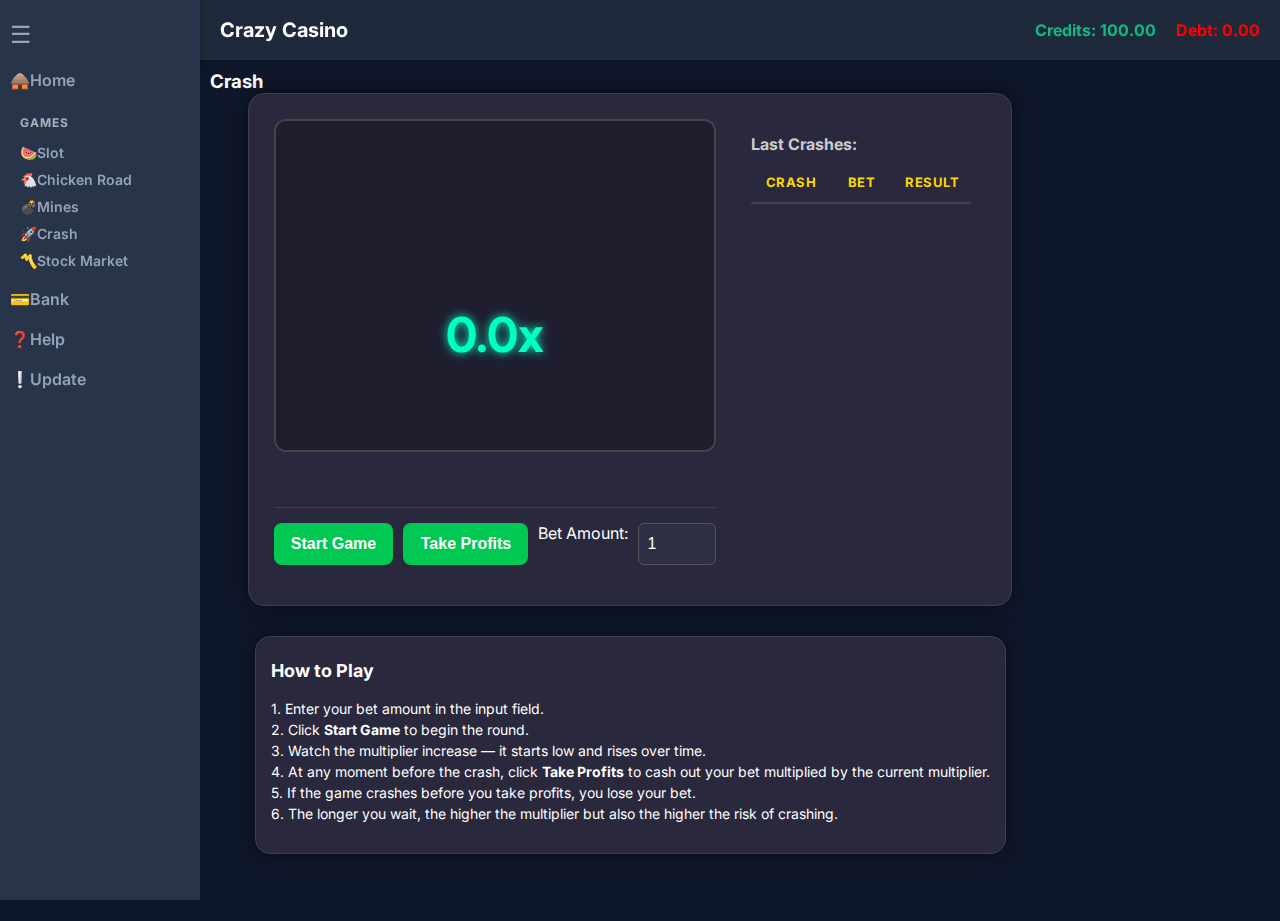
<file: crash.html>
<!DOCTYPE html>
<html lang="en">
<head>
  <meta charset="UTF-8" />
  <meta name="viewport" content="width=device-width, initial-scale=1.0" />
  <title>Crazy Casino</title>
  <link rel="icon" type="image/svg+xml" href="favicon.svg" />
  <link href="https://fonts.googleapis.com/css2?family=Inter:wght@400;600;700&display=swap" rel="stylesheet" />
  <script async src="https://pagead2.googlesyndication.com/pagead/js/adsbygoogle.js?client=ca-pub-9742870781660837" crossorigin="anonymous"></script>
  <meta name="google-adsense-account" content="ca-pub-9742870781660837">
  <link rel="stylesheet" href="styles/styles.css" />
    <link rel="stylesheet" href="styles/crash.css" />
    <script>
  (function() {
    if (localStorage.getItem("sidebarCollapsed") === "true") {
      document.documentElement.classList.add("sidebar-collapsed");
    }
  })();
</script>
</head>
<body>
  <!-- Mobile Block Overlay -->
  <div id="mobile-block-overlay" class="mobile-block-overlay" style="display: none;">
    <div class="mobile-block-content">
      <div class="mobile-block-icon">🖥️</div>
      <h2>Desktop Only</h2>
      <p>This website is currently unavailable on mobile devices.</p>
      <p>Please visit us from a computer to access all features.</p>
    </div>
  </div>
  
  <div class="app">
      <aside class="sidebar">
        <nav>
          <ul>
            <li style="padding-top: 0;">
              <a><button class="toggle-sidebar" onclick="toggleSidebar()">☰</button></a>
            </li>
            <li><a href="index.html">🛖 <span>Home</span></a></li>
          </ul>
          <div class="game-section">
            <h3 class="game-section-title"><span class="game-title-text">Games</span></h3>
            <ul class="game-links">
              <li><a href="slot.html">🍉 <span>Slot</span></a></li>
              <li><a href="chicken.html">🐔 <span>Chicken Road</span></a></li>
              <li><a href="mines.html">💣 <span>Mines</span></a></li>
              <li><a href="crash.html">🚀 <span>Crash</span></a></li>
              <li><a href="stockmarket.html">〽️ <span>Stock Market</span></a></li>
            </ul>
          </div>
          <ul>
            <li><a href="bank.html">💳 <span>Bank</span></a></li>
            <li><a href="help.html">❓ <span>Help</span></a></li>
            <li><a href="update.html">❕ <span>Update</span></a></li>
          </ul>
        </nav>
      </aside>
    <header class="top-bar">
      <div class="logo"><a href="index.html" style="color: white; text-decoration: none;">Crazy Casino</a></div>
      <div class="money-display">
        <div class="credit-display">Credits: <span id="credits"></span></div>
        <div class="dept-display">Debt: <span id="debt">0</span></div>
      </div>
    </header>

    <div class="ad-space">
      <div class="ad-container">
        <script async src="https://pagead2.googlesyndication.com/pagead/js/adsbygoogle.js?client=ca-pub-9742870781660837"
            crossorigin="anonymous"></script>
        <!-- verticale -->
        <ins class="adsbygoogle"
            style="display:block"
            data-ad-client="ca-pub-9742870781660837"
            data-ad-slot="4995831174"
            data-ad-format="auto"
            data-full-width-responsive="true"></ins>
        <script>
            (adsbygoogle = window.adsbygoogle || []).push({});
        </script>
      </div>
    </div>

    <main class="main-content"> 
      <h3 style="margin: 0; display: flex;">Crash</h3>
      <section id="crash-section" class="crash-section">
        <div class="crash-main-container">
          <div class="crash-game-area">
            <div id="gameContainer">
              <canvas id="game" width="400" height="350"></canvas>
              <p id="currentMultiplier">0.0x</p>
            </div>

            <div id="infoContainer">
              <div id="messageBox"></div>
              <div id="betContainer">
                
              </div>
            </div>

            <div id="buttonContainer">
              <button id="submitBet">Start Game</button>
              <button id="takeProfits">Take Profits</button>
              <label for="betAmount">Bet Amount:</label>
              <input type="number" id="betAmount" value="1">
            </div>
          </div>

          <div id="lastCrashesContainer">
            <p>Last Crashes:</p>
            <div class="crash-table-header">
              <span>Crash</span>
              <span>Bet</span>
              <span>Result</span>
            </div>
            <div id="lastCrashes"></div>
          </div>
        </div>
      </section>

      <section id="howToPlay" class="how-to-play" style="margin-top: 30px; padding: 15px; color: white; border-radius: 15px;">
        <h2>How to Play</h2>
        <p>
          1. Enter your bet amount in the input field.<br>
          2. Click <strong>Start Game</strong> to begin the round.<br>
          3. Watch the multiplier increase — it starts low and rises over time.<br>
          4. At any moment before the crash, click <strong>Take Profits</strong> to cash out your bet multiplied by the current multiplier.<br>
          5. If the game crashes before you take profits, you lose your bet.<br>
          6. The longer you wait, the higher the multiplier but also the higher the risk of crashing.<br>
        </p>
      </section>


    </main>

    <div class="ad-horizontal">
      <div class="ad-horizontal-container">
        <script async src="https://pagead2.googlesyndication.com/pagead/js/adsbygoogle.js?client=ca-pub-9742870781660837"
     crossorigin="anonymous"></script>
<!-- crazycasino horizontal -->
<ins class="adsbygoogle"
     style="display:block"
     data-ad-client="ca-pub-9742870781660837"
     data-ad-slot="1397042108"
     data-ad-format="auto"
     data-full-width-responsive="true"></ins>
<script>
     (adsbygoogle = window.adsbygoogle || []).push({});
</script>
      </div>
    </div>
  </div>

  <script src="scripts/main.js"></script>
  <script src="scripts/crash.js"></script>
</body>
</html>
</file>
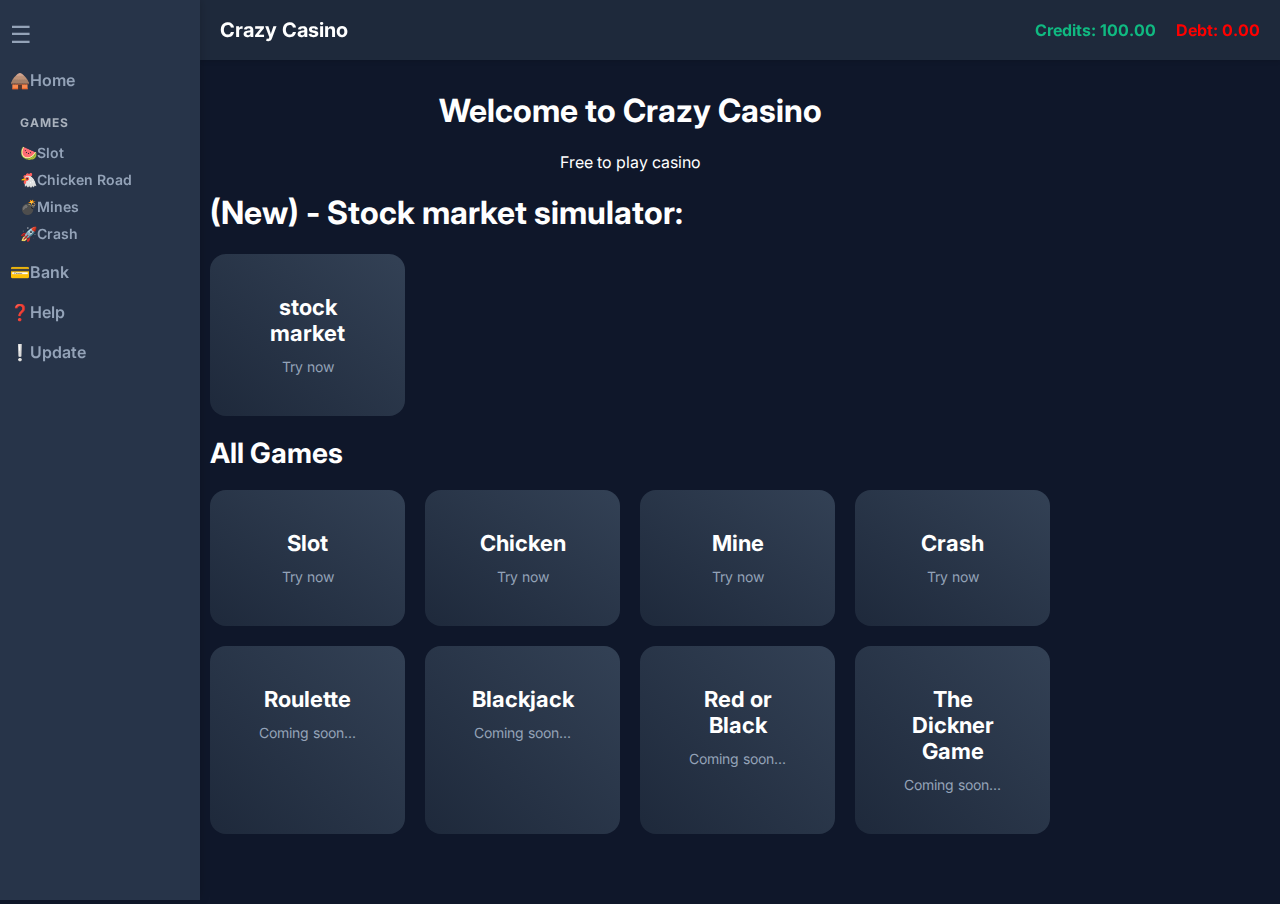
<file: games.html>
<!DOCTYPE html>
<html lang="en">
<head>
  <meta charset="UTF-8" />
  <meta name="viewport" content="width=device-width, initial-scale=1.0" />
  <title>Crazy Casino</title>
  <script async src="https://pagead2.googlesyndication.com/pagead/js/adsbygoogle.js?client=ca-pub-9742870781660837" crossorigin="anonymous"></script>
  <meta name="google-adsense-account" content="ca-pub-9742870781660837">
  <link href="https://fonts.googleapis.com/css2?family=Inter:wght@400;600;700&display=swap" rel="stylesheet" />
  <link rel="stylesheet" href="styles/styles.css" />
  <link rel="stylesheet" href="styles/game.css" />
  <script>
  (function() {
    if (localStorage.getItem("sidebarCollapsed") === "true") {
      document.documentElement.classList.add("sidebar-collapsed");
    }
  })();
</script>
</head>
<body>
  <div class="app">
      <aside class="sidebar" id="sidebar">
        <nav>
          <ul>
            <li style="padding-top: 0;">
              <a><button class="toggle-sidebar" onclick="toggleSidebar()">☰</button></a>
            </li>
            <li><a href="index.html">🛖 <span>Home</span></a></li>
          </ul>
          <div class="game-section">
            <h3 class="game-section-title"><span class="game-title-text">Games</span></h3>
            <ul class="game-links">
              <li><a href="slot.html">🍉 <span>Slot</span></a></li>
              <li><a href="chicken.html">🐔 <span>Chicken Road</span></a></li>
              <li><a href="mines.html">💣 <span>Mines</span></a></li>
              <li><a href="crash.html">🚀 <span>Crash</span></a></li>
            </ul>
          </div>
          <ul>
            <li><a href="bank.html">💳 <span>Bank</span></a></li>
            <li><a href="help.html">❓ <span>Help</span></a></li>
            <li><a href="update.html">❕ <span>Update</span></a></li>
          </ul>
        </nav>
      </aside>
      <aside class="sidebar-mobile" id="sidebar-mobile">
        <nav>
          <ul>
            <li><a href="index.html">🛖 <span>Home</span></a></li>
            <li><a href="index.html">🍉 <span>Slot</span></a></li>
            <li><a href="help.html">❓ <span>Help</span></a></li>
            <li><a href="update.html">❕ <span>Update</span></a></li>
          </ul>
        </nav>

      </aside>
    <header class="top-bar">
      <div class="logo"><a href="index.html" style="color: white; text-decoration: none;">Crazy Casino</a></div>
      <div class="money-display">
        <div class="credit-display">Credits: <span id="credits"></span></div>
        <div class="dept-display">Debt: <span id="debt">0</span></div>
      </div>
    </header>

    <main class="main-content"> 

      <section id="home-section" class="home-section">
        <h1 style="display: flex; justify-content: center;">Welcome to Crazy Casino</h1>
        <p style="text-align: center;">Free to play casino</p>
        <h1>(New) - Stock market simulator:</h1>
        <div class="games-grid">
          <a class="game-card" href="stock/main.html"><h3>stock market</h3><span>Try now</span></a>
        </div>
      </section>

      <section id="games-section" class="games-section">
        <h2>All Games</h2>
        <div class="games-grid">
          <a class="game-card" href="slot.html"><h3>Slot</h3><span>Try now</span></a>
          <a class="game-card" href="chicken.html"><h3>Chicken</h3><span>Try now</span></a>
          <a class="game-card" href="mines.html"><h3>Mine</h3><span>Try now</span></a>
          <a class="game-card" href="crash.html"><h3>Crash</h3><span>Try now</span></a>
          <a class="game-card" href="#"><h3>Roulette</h3><span>Coming soon...</span></a>
          <a class="game-card" href="#"><h3>Blackjack</h3><span>Coming soon...</span></a>
          <a class="game-card" href="#"><h3>Red or Black</h3><span>Coming soon...</span></a>
          <a class="game-card" href="#"><h3>The Dickner Game</h3><span>Coming soon...</span></a>
        </div>
      </section>

    </main>
  </div>

  <script src="scripts/main.js"></script>
</body>
</html>
</file>
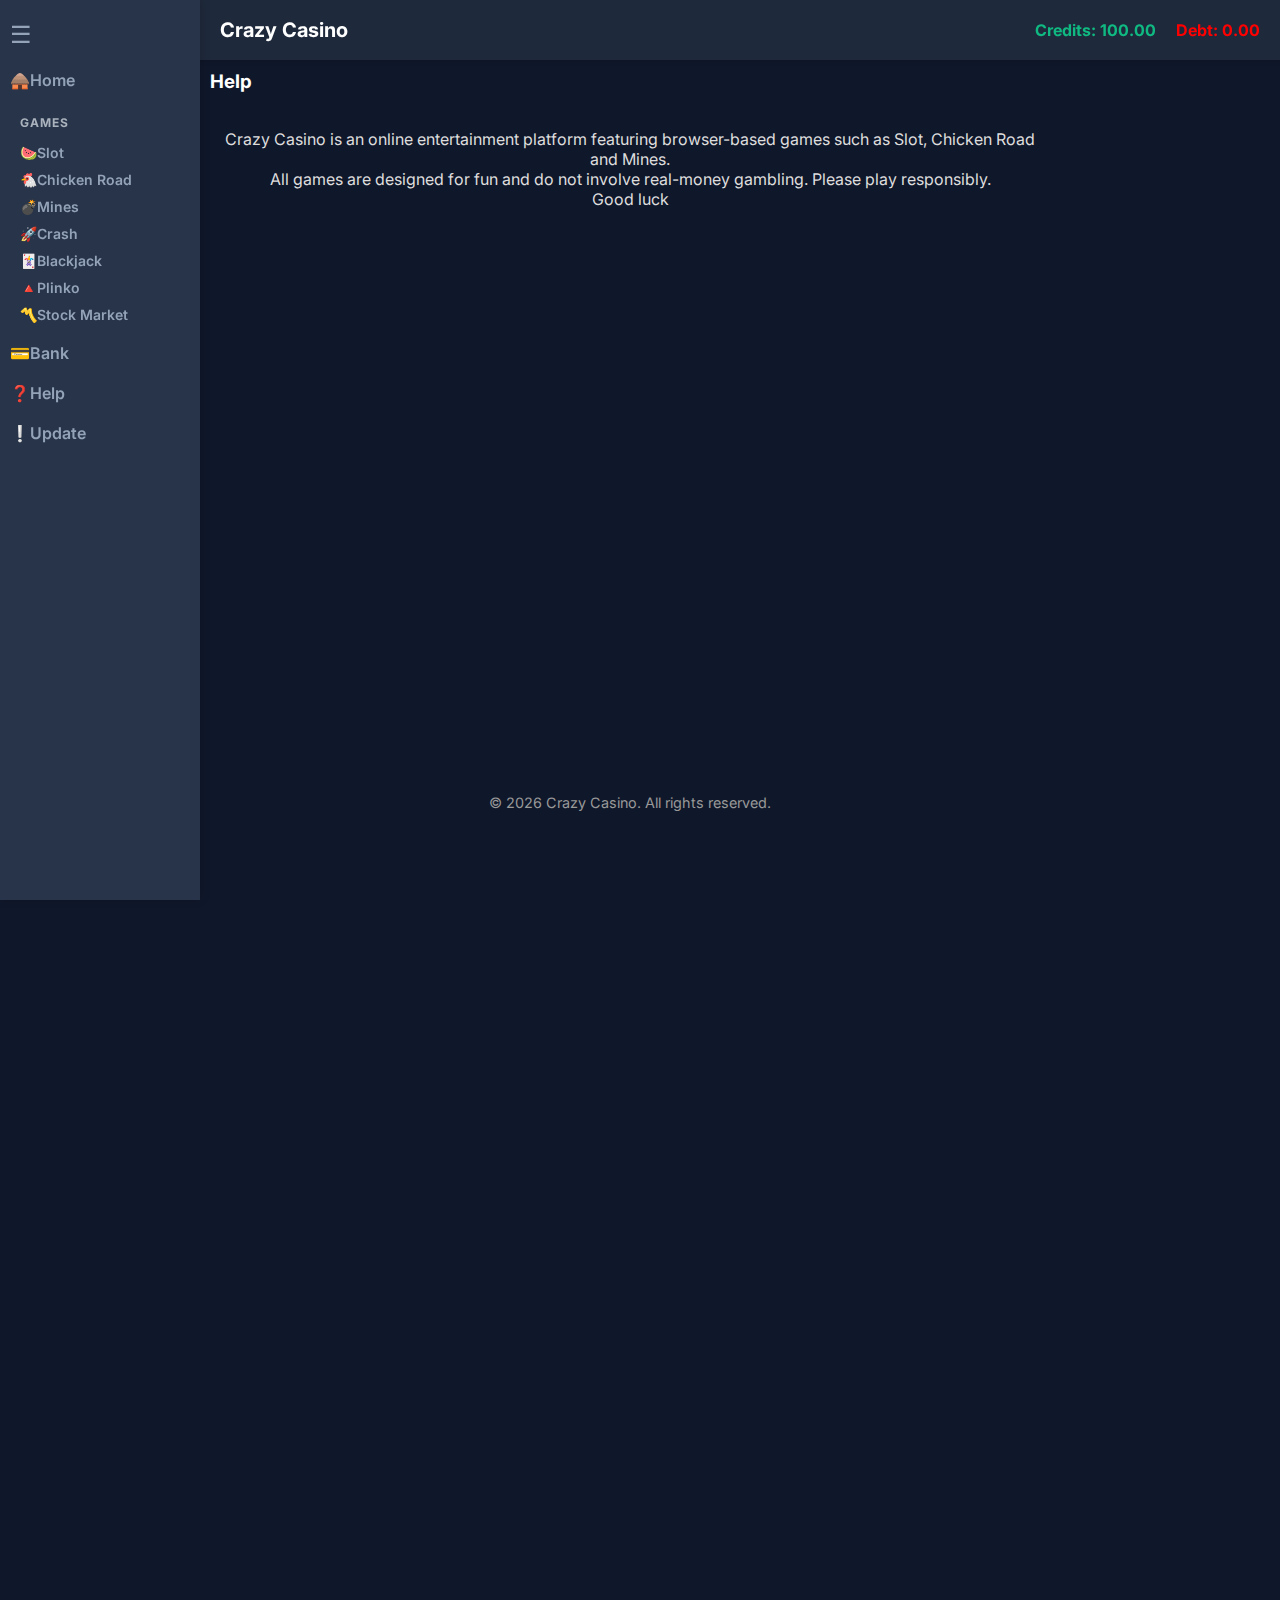
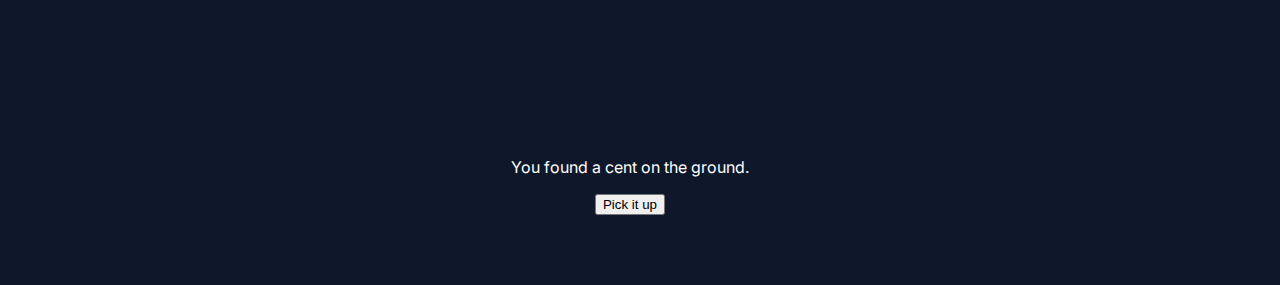
<file: help.html>
<!DOCTYPE html>
<html lang="en">
<head>
  <meta charset="UTF-8" />
  <meta name="viewport" content="width=device-width, initial-scale=1.0" />
  <title>Crazy Casino</title>
  <link rel="icon" type="image/svg+xml" href="favicon.svg" />
  <!--<script async src="https://pagead2.googlesyndication.com/pagead/js/adsbygoogle.js?client=ca-pub-9742870781660837" crossorigin="anonymous"></script>
  <meta name="google-adsense-account" content="ca-pub-9742870781660837">-->
  <link href="https://fonts.googleapis.com/css2?family=Inter:wght@400;600;700&display=swap" rel="stylesheet" />
  <link rel="stylesheet" href="styles/styles.css" />
  <script>
  (function() {
    if (localStorage.getItem("sidebarCollapsed") === "true") {
      document.documentElement.classList.add("sidebar-collapsed");
    }
  })();
</script>
</head>
<body>
  <!-- Mobile Block Overlay -->
  <div id="mobile-block-overlay" class="mobile-block-overlay" style="display: none;">
    <div class="mobile-block-content">
      <div class="mobile-block-icon">🖥️</div>
      <h2>Desktop Only</h2>
      <p>This website is currently unavailable on mobile devices.</p>
      <p>Please visit us from a computer to access all features.</p>
    </div>
  </div>
  
  <div class="app">
      <aside class="sidebar">
        <nav>
          <ul>
            <li style="padding-top: 0;">
              <a><button class="toggle-sidebar" onclick="toggleSidebar()">☰</button></a>
            </li>
            <li><a href="index.html">🛖 <span>Home</span></a></li>
          </ul>
          <div class="game-section">
            <h3 class="game-section-title"><span class="game-title-text">Games</span></h3>
            <ul class="game-links">
              <li><a href="slot.html">🍉 <span>Slot</span></a></li>
              <li><a href="chicken.html">🐔 <span>Chicken Road</span></a></li>
              <li><a href="mines.html">💣 <span>Mines</span></a></li>
              <li><a href="crash.html">🚀 <span>Crash</span></a></li>
              <li><a href="blackjack.html">🃏 <span>Blackjack</span></a></li>
              <li><a href="plinko.html">🔺 <span>Plinko</span></a></li>
              <li><a href="stockmarket.html">〽️ <span>Stock Market</span></a></li>
            </ul>
          </div>
          <ul>
            <li><a href="bank.html">💳 <span>Bank</span></a></li>
            <li><a href="help.html">❓ <span>Help</span></a></li>
            <li><a href="update.html">❕ <span>Update</span></a></li>
          </ul>
        </nav>
      </aside>
    <header class="top-bar">
      <div class="logo"><a href="index.html" style="color: white; text-decoration: none;">Crazy Casino</a></div>
      <div class="money-display">
        <div class="credit-display">Credits: <span id="credits"></span></div>
        <div class="dept-display">Debt: <span id="debt">0</span></div>
      </div>
    </header>

    <div class="ad-space">
      <div class="ad-container">
        <script async src="https://pagead2.googlesyndication.com/pagead/js/adsbygoogle.js?client=ca-pub-9742870781660837"
            crossorigin="anonymous"></script>
        <!-- verticale -->
        <ins class="adsbygoogle"
            style="display:block"
            data-ad-client="ca-pub-9742870781660837"
            data-ad-slot="4995831174"
            data-ad-format="auto"
            data-full-width-responsive="true"></ins>
        <script>
            (adsbygoogle = window.adsbygoogle || []).push({});
        </script>
      </div>
    </div>

    <main class="main-content"> 
      <section id="help-section" style=" text-align: center;">
        <h3 style="margin: 0; display: flex;">Help</h3><br>
        <p style="text-align: center; color: rgb(222, 221, 221);">Crazy Casino is an online entertainment platform featuring browser-based games such as Slot, Chicken Road and Mines.<br> All games are designed for fun and do not involve real-money gambling. Please play responsibly. <br>Good luck</p>
        
        <footer style=" text-align: center; color: #999; font-size: 0.9em; margin-top: 65vh;">
          <p>© 2026 Crazy Casino. All rights reserved.</p>
        </footer>
        <div class="money" style="margin-top: 100vh;">
          <p>You found a cent on the ground. </p>
          <button onclick="findMoney()">Pick it up</button>
        </div>
      </section>
    </main>
  </div>


  <div class="ad-horizontal">
    <div class="ad-horizontal-container">
      <script async src="https://pagead2.googlesyndication.com/pagead/js/adsbygoogle.js?client=ca-pub-9742870781660837"
   crossorigin="anonymous"></script>
<!-- crazycasino horizontal -->
<ins class="adsbygoogle"
   style="display:block"
   data-ad-client="ca-pub-9742870781660837"
   data-ad-slot="1397042108"
   data-ad-format="auto"
   data-full-width-responsive="true"></ins>
<script>
   (adsbygoogle = window.adsbygoogle || []).push({});
</script>
    </div>
  </div>

  <script src="scripts/main.js"></script>
  <script src="scripts/help.js"></script>
</body>
</html>
</file>
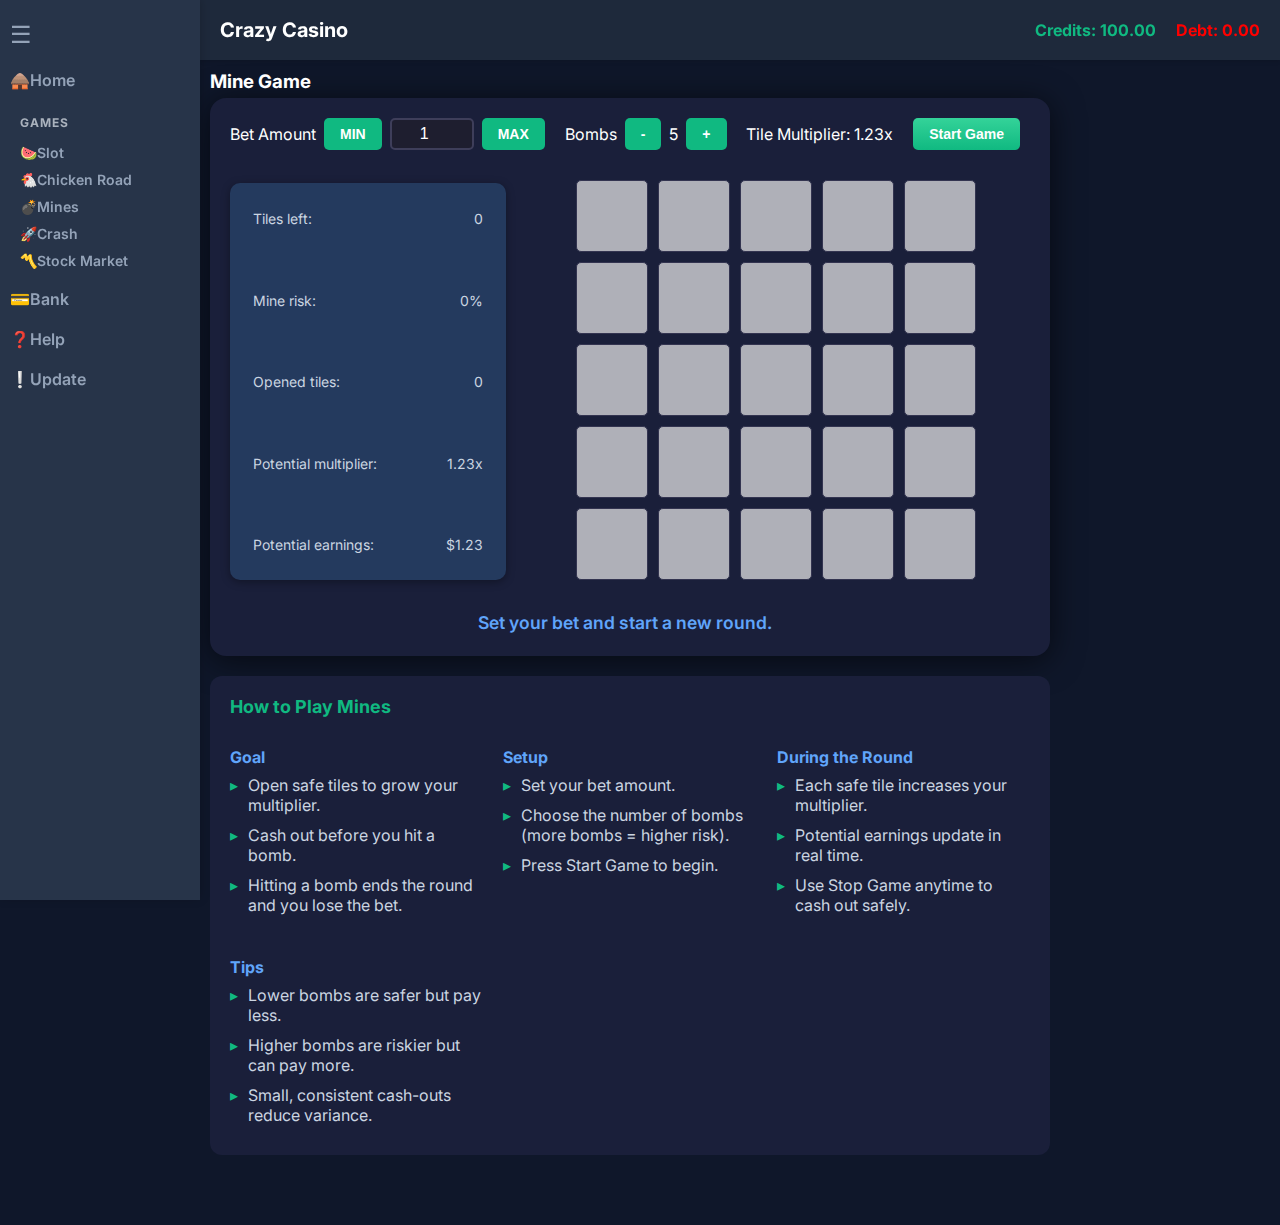
<file: mines.html>
<!DOCTYPE html>
<html lang="en">
<head>
  <meta charset="UTF-8" />
  <meta name="viewport" content="width=device-width, initial-scale=1.0" />
  <title>Crazy Casino</title>
  <link rel="icon" type="image/svg+xml" href="favicon.svg" />
  <script async src="https://pagead2.googlesyndication.com/pagead/js/adsbygoogle.js?client=ca-pub-9742870781660837" crossorigin="anonymous"></script>
  <meta name="google-adsense-account" content="ca-pub-9742870781660837">
  <link href="https://fonts.googleapis.com/css2?family=Inter:wght@400;600;700&display=swap" rel="stylesheet" />
  <link rel="stylesheet" href="styles/styles.css" />
  <link rel="stylesheet" href="styles/mines.css" />
  <script>
  (function() {
    if (localStorage.getItem("sidebarCollapsed") === "true") {
      document.documentElement.classList.add("sidebar-collapsed");
    }
  })();
</script>
</head>
<body>
  <!-- Mobile Block Overlay -->
  <div id="mobile-block-overlay" class="mobile-block-overlay" style="display: none;">
    <div class="mobile-block-content">
      <div class="mobile-block-icon">🖥️</div>
      <h2>Desktop Only</h2>
      <p>This website is currently unavailable on mobile devices.</p>
      <p>Please visit us from a computer to access all features.</p>
    </div>
  </div>
  
  <div class="app">
    <aside class="sidebar">
        <nav>
          <ul>
            <li style="padding-top: 0;">
              <a><button class="toggle-sidebar" onclick="toggleSidebar()">☰</button></a>
            </li>
            <li><a href="index.html">🛖 <span>Home</span></a></li>
          </ul>
          <div class="game-section">
            <h3 class="game-section-title"><span class="game-title-text">Games</span></h3>
            <ul class="game-links">
              <li><a href="slot.html">🍉 <span>Slot</span></a></li>
              <li><a href="chicken.html">🐔 <span>Chicken Road</span></a></li>
              <li><a href="mines.html">💣 <span>Mines</span></a></li>
              <li><a href="crash.html">🚀 <span>Crash</span></a></li>
              <li><a href="stockmarket.html">〽️ <span>Stock Market</span></a></li>
            </ul>
          </div>
          <ul>
            <li><a href="bank.html">💳 <span>Bank</span></a></li>
            <li><a href="help.html">❓ <span>Help</span></a></li>
            <li><a href="update.html">❕ <span>Update</span></a></li>
          </ul>
        </nav>
      </aside>
    <header class="top-bar">
      <div class="logo"><a href="index.html" style="color: white; text-decoration: none;">Crazy Casino</a></div>
      <div class="money-display">
        <div class="credit-display">Credits: <span id="credits"></span></div>
        <div class="dept-display">Debt: <span id="debt">0</span></div>
      </div>
    </header>

    <div class="ad-space">
      <div class="ad-container">
        <script async src="https://pagead2.googlesyndication.com/pagead/js/adsbygoogle.js?client=ca-pub-9742870781660837"
            crossorigin="anonymous"></script>
        <!-- verticale -->
        <ins class="adsbygoogle"
            style="display:block"
            data-ad-client="ca-pub-9742870781660837"
            data-ad-slot="4995831174"
            data-ad-format="auto"
            data-full-width-responsive="true"></ins>
        <script>
            (adsbygoogle = window.adsbygoogle || []).push({});
        </script>
      </div>
    </div>

    <main class="main-content"> 

      <section id="mines-section" class="mines-section" style="padding: 0;">
        <h3 style="margin: 0; display: flex;">Mine Game</h3>
              <div class="game-box">
                <div class="game-controls-row">
                    <div class="mine-controls">
                    <div class="bet-controls">
                        <label for="bet" class="bet-amount-display">Bet Amount</label>
                        <label class="bet-amount-display-no">Bet:</label>
                        <button id="min-bet-btn" onclick="setMinBet()">MIN</button>
                        <input type="number" id="bet" placeholder="$1" min="0.01" step="0.01" value="1" />
                        <button id="max-bet-btn" onclick="setMaxBet()">MAX</button>
                    </div>
                    <div class="bomb-controls">
                        <label>Bombs</label>
                        <button onclick="decreaseBombs()">-</button>
                        <span id="bomb-count">5</span>
                        <button onclick="increaseBombs()">+</button>
                    </div>
                    <div class="multiplier">
                        <span>Tile Multiplier: <span id="pre-game-multiplier">1.20x</span></span>
                    </div>
                    <button id="start-game-btn" onclick="startGame()">Start Game</button>
                    <button id="stop-game-btn" onclick="stopGame()" style="display:none;">Stop Game</button>
                    </div>
                </div>
                <div class="game-main-row">
                    <div class="game-details">
                    <p>Tiles left: <span id="tiles-left">0</span></p>
                    <p>Mine risk: <span id="mine-risk">0%</span></p>
                    <p>Opened tiles: <span id="opened-tiles">0</span></p>
                    <p>Potential multiplier: <span id="potential-multiplier">1.00x</span></p>
                    <p>Potential earnings: <span id="potential-earnings">$0.00</span></p>
                    </div>
                    <div class="game-grid-container">
                      <div id="game"></div>
                    </div>
                </div>
                <div id="message"></div>
                </div>
      </section>

      <section id="mines-info-section" class="info-section">
        <h3>How to Play Mines</h3>
        <div class="info-grid">
          <div>
            <h4>Goal</h4>
            <ul>
              <li>Open safe tiles to grow your multiplier.</li>
              <li>Cash out before you hit a bomb.</li>
              <li>Hitting a bomb ends the round and you lose the bet.</li>
            </ul>
          </div>
          <div>
            <h4>Setup</h4>
            <ul>
              <li>Set your bet amount.</li>
              <li>Choose the number of bombs (more bombs = higher risk).</li>
              <li>Press Start Game to begin.</li>
            </ul>
          </div>
          <div>
            <h4>During the Round</h4>
            <ul>
              <li>Each safe tile increases your multiplier.</li>
              <li>Potential earnings update in real time.</li>
              <li>Use Stop Game anytime to cash out safely.</li>
            </ul>
          </div>
          <div>
            <h4>Tips</h4>
            <ul>
              <li>Lower bombs are safer but pay less.</li>
              <li>Higher bombs are riskier but can pay more.</li>
              <li>Small, consistent cash-outs reduce variance.</li>
            </ul>
          </div>
        </div>
      </section>

    </main>

    <div class="ad-horizontal">
      <div class="ad-horizontal-container">
        <script async src="https://pagead2.googlesyndication.com/pagead/js/adsbygoogle.js?client=ca-pub-9742870781660837"
     crossorigin="anonymous"></script>
<!-- crazycasino horizontal -->
<ins class="adsbygoogle"
     style="display:block"
     data-ad-client="ca-pub-9742870781660837"
     data-ad-slot="1397042108"
     data-ad-format="auto"
     data-full-width-responsive="true"></ins>
<script>
     (adsbygoogle = window.adsbygoogle || []).push({});
</script>
      </div>
    </div>
  </div>

  <script src="scripts/main.js"></script>
  <script src="scripts/mines.js"></script>
</body>
</html>
</file>
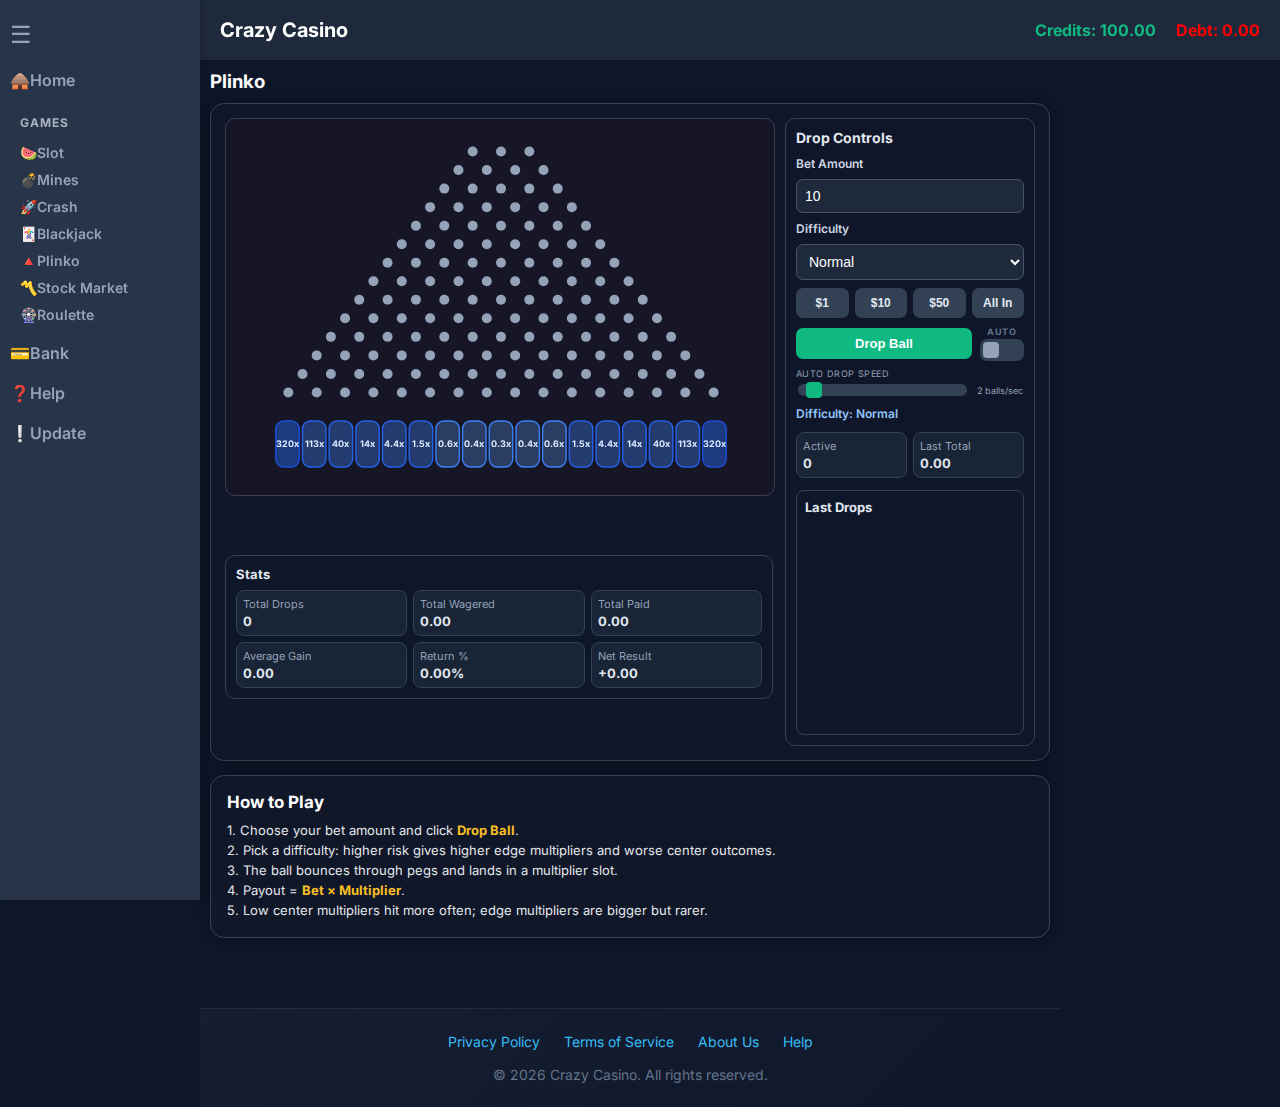
<file: plinko.html>
<!DOCTYPE html>
<html lang="en">
<head>
  <meta charset="UTF-8" />
  <meta name="viewport" content="width=device-width, initial-scale=1.0" />
  <title>Crazy Casino</title>
  <link rel="icon" type="image/svg+xml" href="favicon.svg" />
  <script>
  window.__ccCanLoadAds = window.location.protocol !== 'file:';
  if (window.__ccCanLoadAds) {
    const adsScript = document.createElement('script');
    adsScript.async = true;
    adsScript.src = 'https://pagead2.googlesyndication.com/pagead/js/adsbygoogle.js?client=ca-pub-9742870781660837';
    adsScript.crossOrigin = 'anonymous';
    document.head.appendChild(adsScript);
  }
  </script>
  <meta name="google-adsense-account" content="ca-pub-9742870781660837">
  <link href="https://fonts.googleapis.com/css2?family=Inter:wght@400;600;700&display=swap" rel="stylesheet" />
  <link rel="stylesheet" href="styles/styles.css" />
  <link rel="stylesheet" href="styles/plinko.css" />
  <script>
  (function() {
    if (localStorage.getItem("sidebarCollapsed") === "true") {
      document.documentElement.classList.add("sidebar-collapsed");
    }
  })();
</script>
</head>
<body>
  <div id="mobile-block-overlay" class="mobile-block-overlay" style="display: none;">
    <div class="mobile-block-content">
      <div class="mobile-block-icon">🖥️</div>
      <h2>Desktop Only</h2>
      <p>This website is currently unavailable on mobile devices.</p>
      <p>Please visit us from a computer to access all features.</p>
    </div>
  </div>

  <div class="app">
    <aside class="sidebar">
      <nav>
        <ul>
          <li style="padding-top: 0;">
            <a><button class="toggle-sidebar" onclick="toggleSidebar()">☰</button></a>
          </li>
          <li><a href="index.html">🛖 <span>Home</span></a></li>
        </ul>
        <div class="game-section">
          <h3 class="game-section-title"><span class="game-title-text">Games</span></h3>
          <ul class="game-links">
            <li><a href="slot.html">🍉 <span>Slot</span></a></li>
            <li><a href="mines.html">💣 <span>Mines</span></a></li>
            <li><a href="crash.html">🚀 <span>Crash</span></a></li>
            <li><a href="blackjack.html">🃏 <span>Blackjack</span></a></li>
            <li><a href="plinko.html">🔺 <span>Plinko</span></a></li>
            <li><a href="stockmarket.html">〽️ <span>Stock Market</span></a></li>
            <li><a href="roulette.html">🎡 <span>Roulette</span></a></li>
          </ul>
        </div>
        <ul>
          <li><a href="bank.html">💳 <span>Bank</span></a></li>
          <li><a href="help.html">❓ <span>Help</span></a></li>
          <li><a href="update.html">❕ <span>Update</span></a></li>
        </ul>
      </nav>
    </aside>

    <header class="top-bar">
      <div class="logo"><a href="index.html" style="color: white; text-decoration: none;">Crazy Casino</a></div>
      <div class="money-display">
        <div class="credit-display">Credits: <span id="credits"></span></div>
        <div class="dept-display">Debt: <span id="debt">0</span></div>
      </div>
    </header>

    <div class="ad-space">
      <div class="ad-container">
        <ins class="adsbygoogle" style="display:block" data-ad-client="ca-pub-9742870781660837" data-ad-slot="4995831174" data-ad-format="auto" data-full-width-responsive="true"></ins>
        <script>
          if (window.__ccCanLoadAds) {
            (adsbygoogle = window.adsbygoogle || []).push({});
          }
        </script>
      </div>
    </div>

    <main class="main-content">
      <h3 style="margin: 0; display: flex;">Plinko</h3>

      <section class="plinko-section">
        <div class="plinko-card">
          <div class="plinko-layout">
            <div class="plinko-board-column">
              <div class="plinko-board-wrap">
                <canvas id="plinko-canvas" width="760" height="520"></canvas>
              </div>
            </div>

            <div class="plinko-controls">
              <h4>Drop Controls</h4>
              <label for="plinko-bet">Bet Amount</label>
              <input type="number" id="plinko-bet" min="0.01" step="0.01" value="10" />

              <label for="plinko-difficulty">Difficulty</label>
              <select id="plinko-difficulty">
                <option value="low">Low Risk</option>
                <option value="normal" selected>Normal</option>
                <option value="high">High Risk</option>
              </select>

              <div class="plinko-quick-bets">
                <button type="button" data-bet="1">$1</button>
                <button type="button" data-bet="10">$10</button>
                <button type="button" data-bet="50">$50</button>
                <button type="button" id="plinko-allin">All In</button>
              </div>

              <div class="plinko-drop-row">
                <button id="plinko-drop">Drop Ball</button>
                <div class="plinko-auto-wrap">
                  <span class="plinko-auto-label">Auto</span>
                  <label class="plinko-switch">
                    <input class="plinko-toggle" type="checkbox" id="plinko-auto-toggle" />
                    <span class="plinko-slider"></span>
                  </label>
                </div>
              </div>
              <div class="plinko-auto-speed">
                <span class="plinko-auto-speed-label">Auto drop speed</span>
                <div class="plinko-auto-speed-row">
                  <input type="range" id="plinko-auto-speed" min="1" max="20" step="1" value="2" />
                  <span class="plinko-auto-speed-text" id="plinko-auto-speed-value">2 balls/sec</span>
                </div>
              </div>
              <div id="plinko-status">Ready to drop.</div>

              <div class="plinko-stats">
                <div><span>Active</span><strong id="plinko-active">0</strong></div>
                <div><span>Last Total</span><strong id="plinko-last-total">0.00</strong></div>
              </div>

              <div class="plinko-last">
                <h5>Last Drops</h5>
                <div id="plinko-history"></div>
              </div>
            </div>

            <div class="plinko-insights">
              <h5>Stats</h5>
              <div class="plinko-insights-grid">
                <div><span>Total Drops</span><strong id="plinko-stat-drops">0</strong></div>
                <div><span>Total Wagered</span><strong id="plinko-stat-wagered">0.00</strong></div>
                <div><span>Total Paid</span><strong id="plinko-stat-paid">0.00</strong></div>
                <div><span>Average Gain</span><strong id="plinko-stat-average">0.00</strong></div>
                <div><span>Return %</span><strong id="plinko-stat-winrate">0%</strong></div>
                <div><span>Net Result</span><strong id="plinko-stat-net">0.00</strong></div>
              </div>
            </div>
          </div>
        </div>
      </section>

      <section class="plinko-how">
        <h2>How to Play</h2>
        <p>
          1. Choose your bet amount and click <strong>Drop Ball</strong>.<br>
          2. Pick a difficulty: higher risk gives higher edge multipliers and worse center outcomes.<br>
          3. The ball bounces through pegs and lands in a multiplier slot.<br>
          4. Payout = <strong>Bet × Multiplier</strong>.<br>
          5. Low center multipliers hit more often; edge multipliers are bigger but rarer.<br>
        </p>
      </section>
    </main>

    <div class="ad-horizontal">
      <div class="ad-horizontal-container">
        <ins class="adsbygoogle" style="display:block" data-ad-client="ca-pub-9742870781660837" data-ad-slot="1397042108" data-ad-format="auto" data-full-width-responsive="true"></ins>
        <script>
          if (window.__ccCanLoadAds) {
            (adsbygoogle = window.adsbygoogle || []).push({});
          }
        </script>
      </div>
    </div>

    <footer class="site-footer">
      <div class="footer-links">
        <a href="privacy-policy.html">Privacy Policy</a>
        <a href="terms-of-service.html">Terms of Service</a>
        <a href="about.html">About Us</a>
        <a href="help.html">Help</a>
      </div>
      <p>&copy; 2026 Crazy Casino. All rights reserved.</p>
    </footer>
  </div>

  <script src="scripts/main.js"></script>
  <script src="scripts/plinko.js"></script>
</body>
</html>
</file>
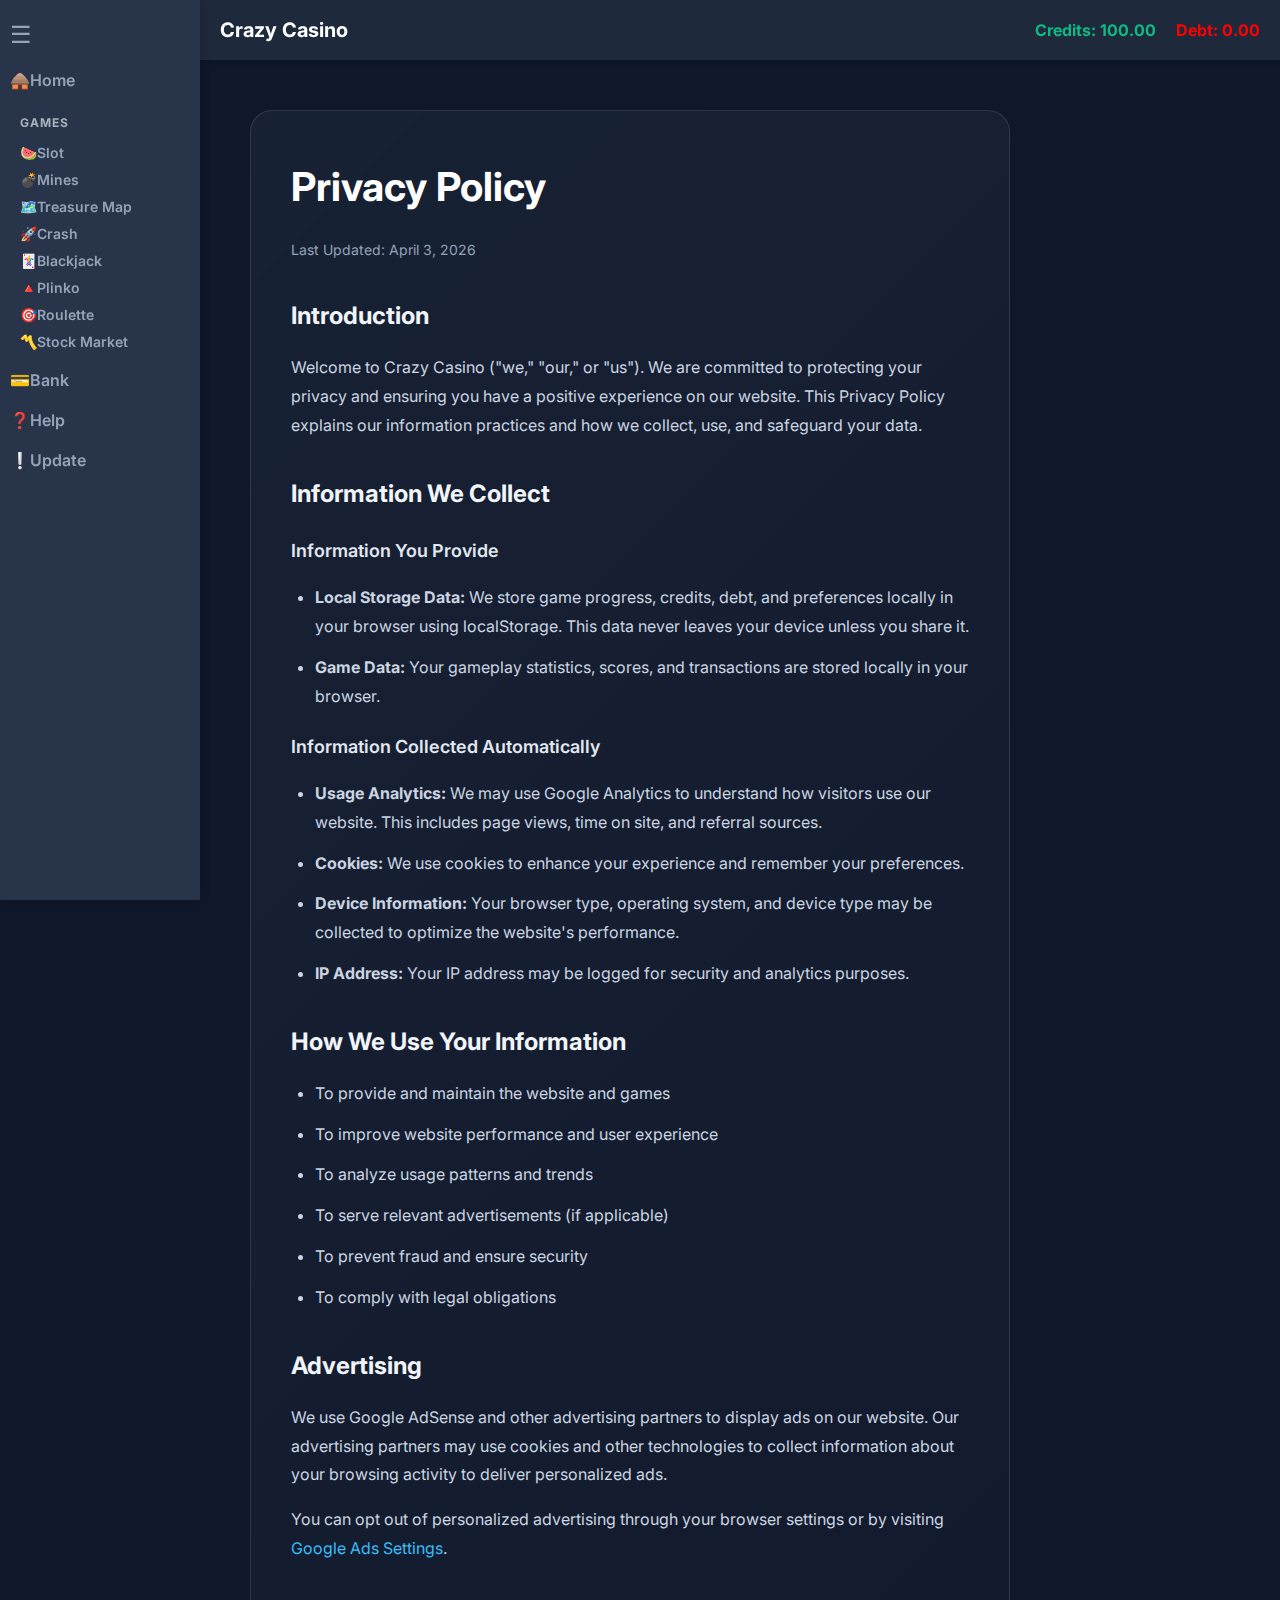
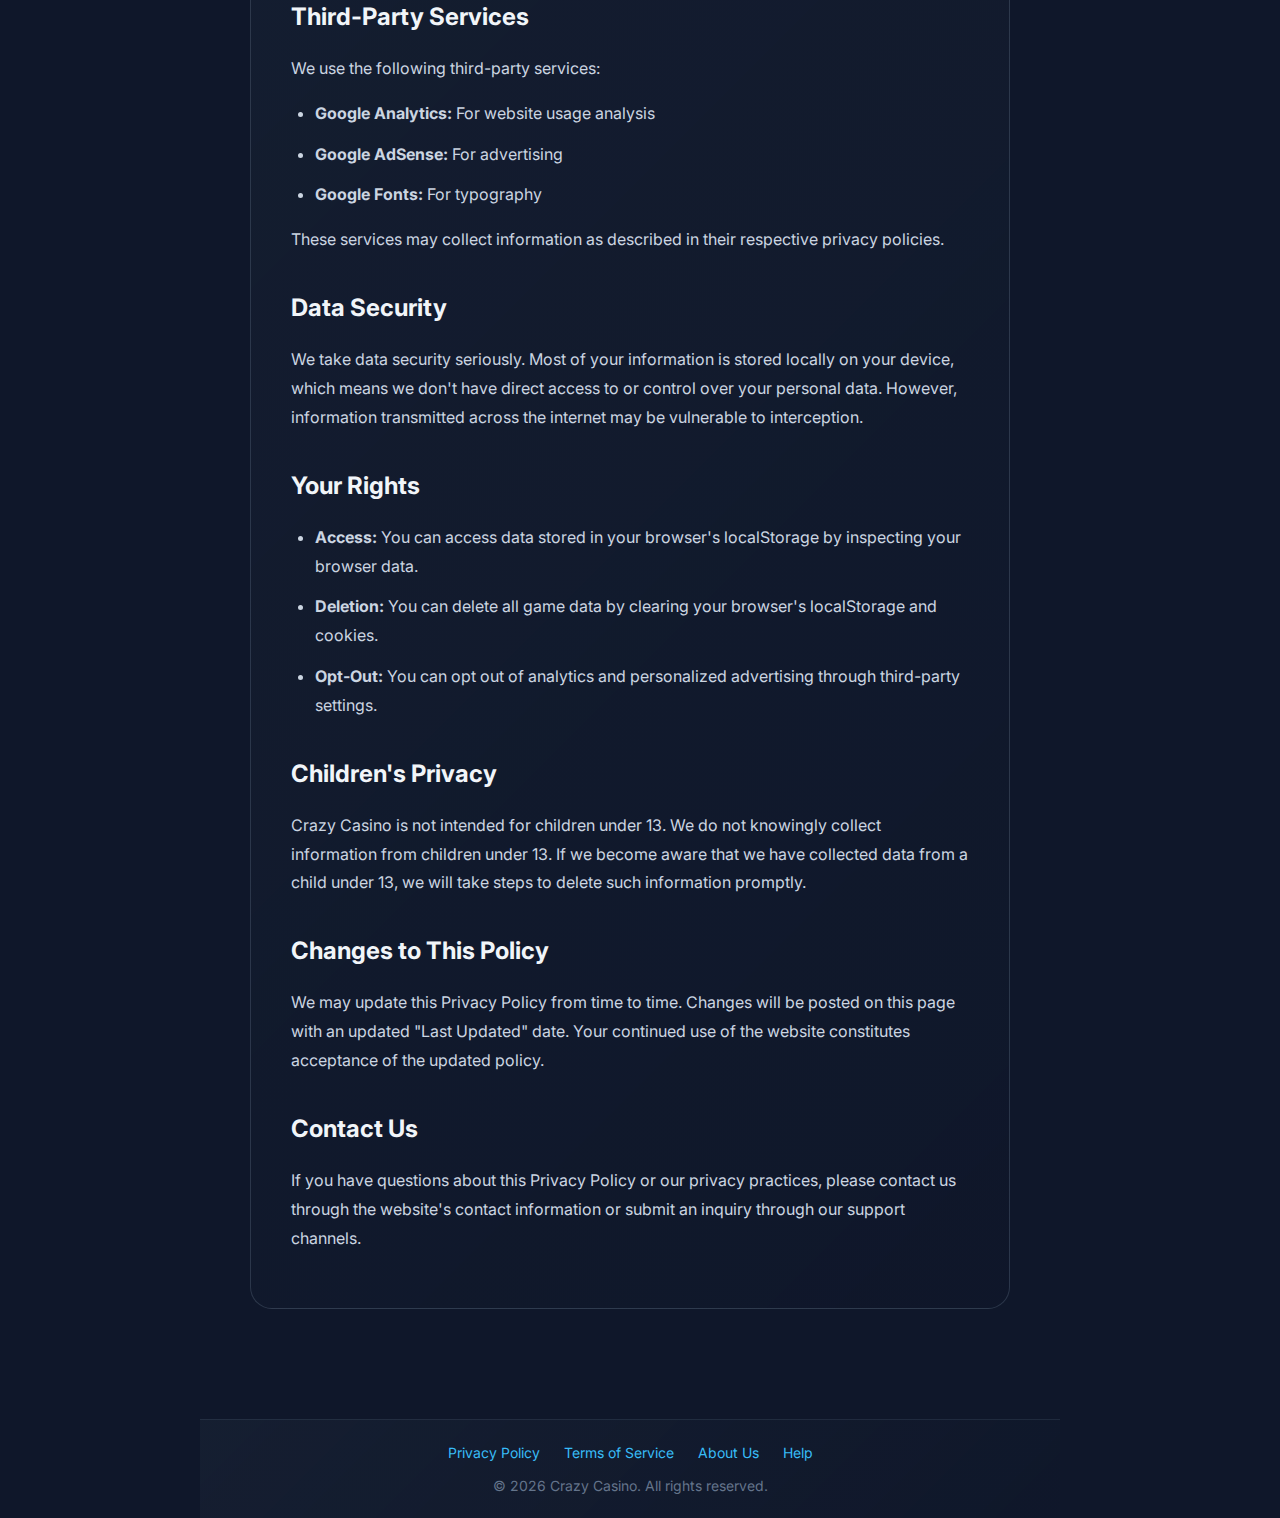
<file: privacy-policy.html>
﻿<!DOCTYPE html>
<html lang="en">
<head>
  <meta charset="UTF-8" />
  <meta name="viewport" content="width=device-width, initial-scale=1.0" />
  <title>Privacy Policy - Crazy Casino</title>
  <link rel="icon" type="image/svg+xml" href="favicon.svg" />
  <link href="https://fonts.googleapis.com/css2?family=Inter:wght@400;600;700&display=swap" rel="stylesheet" />
  <link rel="stylesheet" href="styles/styles.css" />
  <script>
  (function() {
    if (localStorage.getItem("sidebarCollapsed") === "true") {
      document.documentElement.classList.add("sidebar-collapsed");
    }
  })();
</script>
</head>
<body>
  <div class="app">
    <script src="scripts/layout.js"></script>

    <main class="main-content">
      <section class="legal-page">
        <div class="legal-content">
          <h1>Privacy Policy</h1>
          <p class="last-updated">Last Updated: April 3, 2026</p>

          <h2>Introduction</h2>
          <p>Welcome to Crazy Casino ("we," "our," or "us"). We are committed to protecting your privacy and ensuring you have a positive experience on our website. This Privacy Policy explains our information practices and how we collect, use, and safeguard your data.</p>

          <h2>Information We Collect</h2>
          <h3>Information You Provide</h3>
          <ul>
            <li><strong>Local Storage Data:</strong> We store game progress, credits, debt, and preferences locally in your browser using localStorage. This data never leaves your device unless you share it.</li>
            <li><strong>Game Data:</strong> Your gameplay statistics, scores, and transactions are stored locally in your browser.</li>
          </ul>

          <h3>Information Collected Automatically</h3>
          <ul>
            <li><strong>Usage Analytics:</strong> We may use Google Analytics to understand how visitors use our website. This includes page views, time on site, and referral sources.</li>
            <li><strong>Cookies:</strong> We use cookies to enhance your experience and remember your preferences.</li>
            <li><strong>Device Information:</strong> Your browser type, operating system, and device type may be collected to optimize the website's performance.</li>
            <li><strong>IP Address:</strong> Your IP address may be logged for security and analytics purposes.</li>
          </ul>

          <h2>How We Use Your Information</h2>
          <ul>
            <li>To provide and maintain the website and games</li>
            <li>To improve website performance and user experience</li>
            <li>To analyze usage patterns and trends</li>
            <li>To serve relevant advertisements (if applicable)</li>
            <li>To prevent fraud and ensure security</li>
            <li>To comply with legal obligations</li>
          </ul>

          <h2>Advertising</h2>
          <p>We use Google AdSense and other advertising partners to display ads on our website. Our advertising partners may use cookies and other technologies to collect information about your browsing activity to deliver personalized ads.</p>
          <p>You can opt out of personalized advertising through your browser settings or by visiting <a href="https://adssettings.google.com" target="_blank" rel="noopener">Google Ads Settings</a>.</p>

          <h2>Third-Party Services</h2>
          <p>We use the following third-party services:</p>
          <ul>
            <li><strong>Google Analytics:</strong> For website usage analysis</li>
            <li><strong>Google AdSense:</strong> For advertising</li>
            <li><strong>Google Fonts:</strong> For typography</li>
          </ul>
          <p>These services may collect information as described in their respective privacy policies.</p>

          <h2>Data Security</h2>
          <p>We take data security seriously. Most of your information is stored locally on your device, which means we don't have direct access to or control over your personal data. However, information transmitted across the internet may be vulnerable to interception.</p>

          <h2>Your Rights</h2>
          <ul>
            <li><strong>Access:</strong> You can access data stored in your browser's localStorage by inspecting your browser data.</li>
            <li><strong>Deletion:</strong> You can delete all game data by clearing your browser's localStorage and cookies.</li>
            <li><strong>Opt-Out:</strong> You can opt out of analytics and personalized advertising through third-party settings.</li>
          </ul>

          <h2>Children's Privacy</h2>
          <p>Crazy Casino is not intended for children under 13. We do not knowingly collect information from children under 13. If we become aware that we have collected data from a child under 13, we will take steps to delete such information promptly.</p>

          <h2>Changes to This Policy</h2>
          <p>We may update this Privacy Policy from time to time. Changes will be posted on this page with an updated "Last Updated" date. Your continued use of the website constitutes acceptance of the updated policy.</p>

          <h2>Contact Us</h2>
          <p>If you have questions about this Privacy Policy or our privacy practices, please contact us through the website's contact information or submit an inquiry through our support channels.</p>
        </div>
      </section>
    </main>
  </div>

  <script src="scripts/main.js"></script>
</body>
</html>
</file>
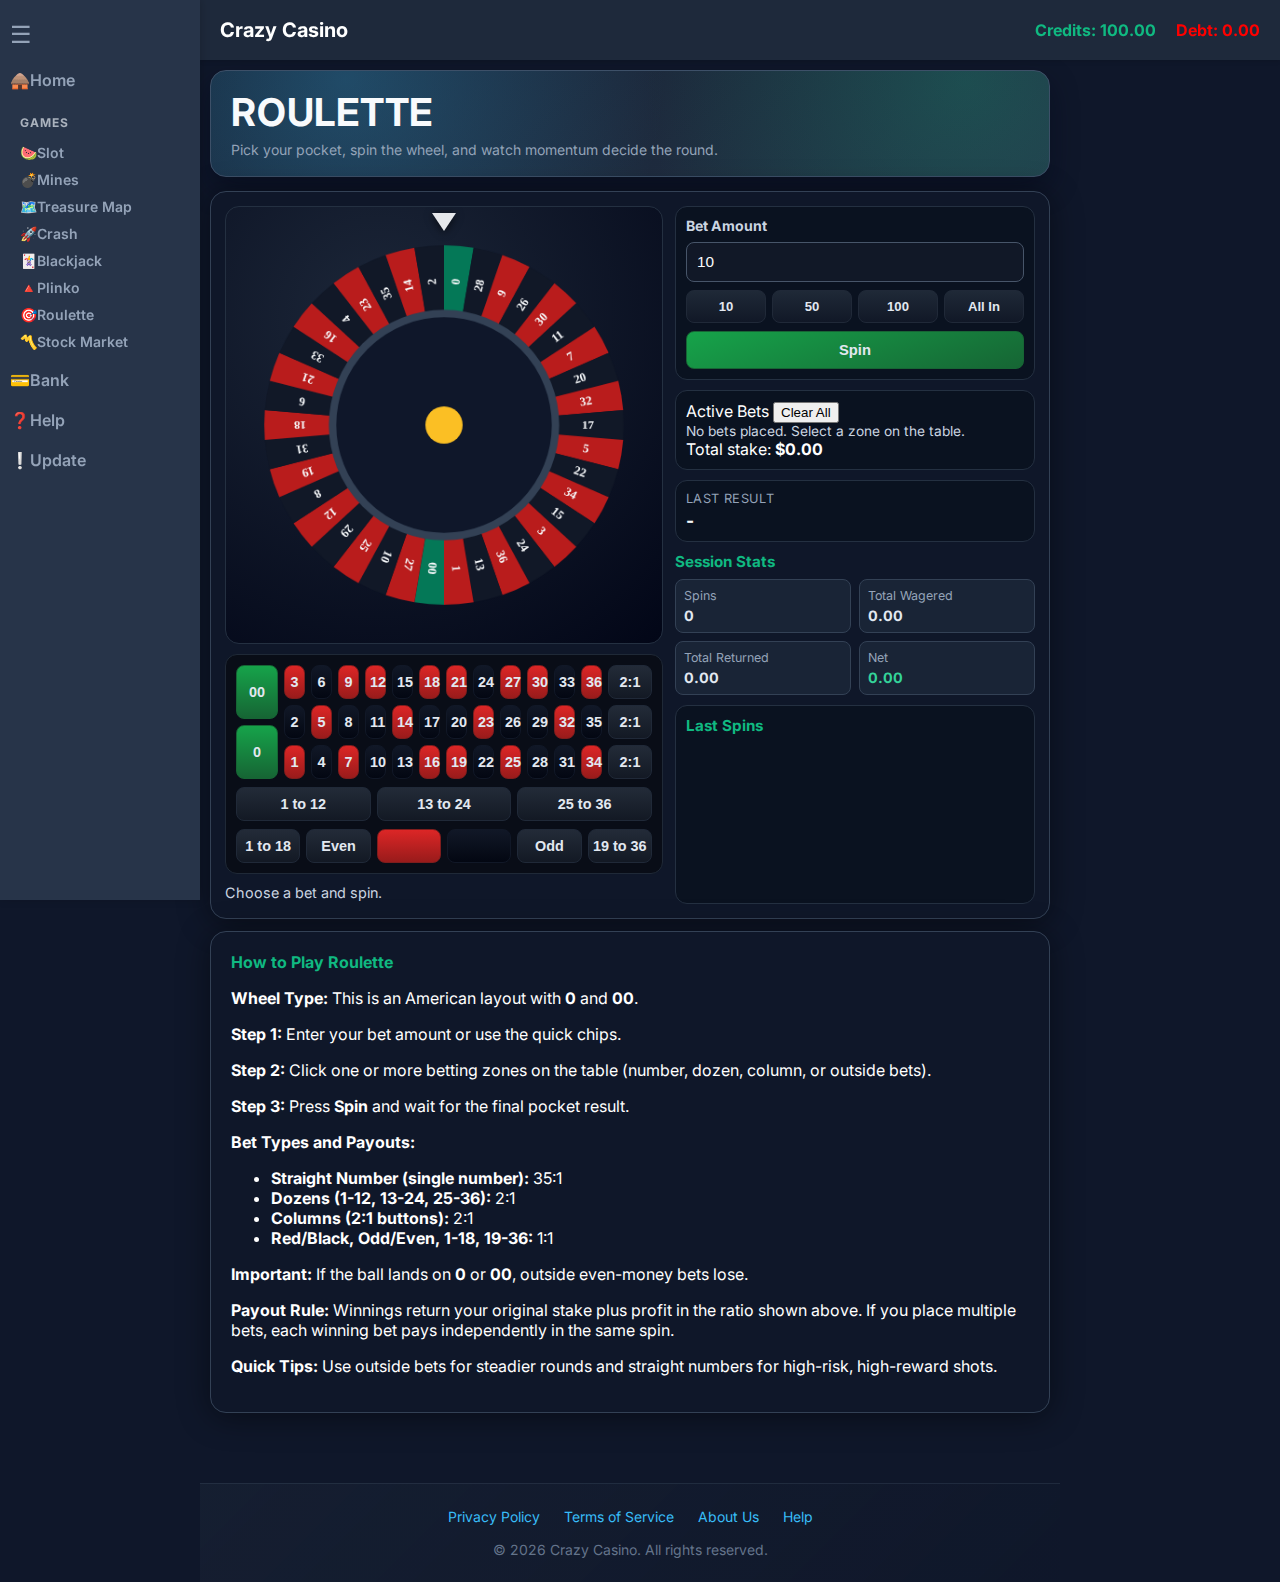
<file: roulette.html>
<!DOCTYPE html>
<html lang="en">
<head>
  <meta charset="UTF-8" />
  <meta name="viewport" content="width=device-width, initial-scale=1.0" />
  <title>Crazy Casino</title>
  <link rel="icon" type="image/svg+xml" href="favicon.svg" />
  <link href="https://fonts.googleapis.com/css2?family=Inter:wght@400;600;700&display=swap" rel="stylesheet" />
  <link rel="stylesheet" href="styles/styles.css" />
  <link rel="stylesheet" href="styles/roulette.css" />
  <script>
  (function() {
    if (localStorage.getItem("sidebarCollapsed") === "true") {
      document.documentElement.classList.add("sidebar-collapsed");
    }
  })();
</script>
</head>
<body>
  <div class="app">
    <script src="scripts/layout.js"></script>
    <main class="main-content">
      <div class="game-page-hero">
        <h2>Roulette</h2>
        <p>Pick your pocket, spin the wheel, and watch momentum decide the round.</p>
      </div>

      <section class="roulette-section">
        <div class="roulette-card">
          <div class="roulette-layout">
            <div class="roulette-main-column">
              <div class="roulette-wheel-wrap">
                <canvas id="roulette-wheel" width="800" height="800" aria-label="Roulette wheel"></canvas>
                <div class="roulette-pointer" aria-hidden="true"></div>
              </div>

              <div class="roulette-table" id="roulette-table">
                <div class="roulette-table-inner">
                  <div class="roulette-straight-grid" id="roulette-straight-grid"></div>
                  <div class="roulette-dozens" id="roulette-dozens">
                    <button type="button" class="roulette-bet-btn roulette-outside-btn" data-type="dozen1">1 to 12</button>
                    <button type="button" class="roulette-bet-btn roulette-outside-btn" data-type="dozen2">13 to 24</button>
                    <button type="button" class="roulette-bet-btn roulette-outside-btn" data-type="dozen3">25 to 36</button>
                  </div>
                  <div class="roulette-evens" id="roulette-evens">
                    <button type="button" class="roulette-bet-btn roulette-outside-btn" data-type="low">1 to 18</button>
                    <button type="button" class="roulette-bet-btn roulette-outside-btn" data-type="even">Even</button>
                    <button type="button" class="roulette-bet-btn roulette-color-btn roulette-red-btn" data-type="red" aria-label="Bet red"></button>
                    <button type="button" class="roulette-bet-btn roulette-color-btn roulette-black-btn" data-type="black" aria-label="Bet black"></button>
                    <button type="button" class="roulette-bet-btn roulette-outside-btn" data-type="odd">Odd</button>
                    <button type="button" class="roulette-bet-btn roulette-outside-btn" data-type="high">19 to 36</button>
                  </div>
                </div>
              </div>

              <div class="roulette-status" id="roulette-status">Choose a bet and spin.</div>
            </div>

            <aside class="roulette-side-panel">
              <div class="roulette-panel-block roulette-control-bar">
                <label for="roulette-bet">Bet Amount</label>
                <input type="number" id="roulette-bet" min="0.01" step="0.01" value="10" />
                <div class="roulette-quick-bets">
                  <button type="button" data-bet="10">10</button>
                  <button type="button" data-bet="50">50</button>
                  <button type="button" data-bet="100">100</button>
                  <button type="button" id="roulette-allin">All In</button>
                </div>
                <button id="roulette-spin">Spin</button>
              </div>

              <div class="roulette-panel-block roulette-bets-list-block">
                <div class="roulette-bets-header">
                  <span>Active Bets</span>
                  <button type="button" id="roulette-clear-bets">Clear All</button>
                </div>
                <div id="roulette-selection" class="roulette-selection"></div>
                <div class="roulette-bets-total">Total stake: <strong id="roulette-bets-total">$0.00</strong></div>
              </div>

              <div class="roulette-panel-block roulette-result-strip" id="roulette-result-strip">
                <span class="result-label">Last result</span>
                <strong id="roulette-last-result">-</strong>
              </div>

              <div class="roulette-panel-block roulette-insights">
                <h4>Session Stats</h4>
                <div class="roulette-insights-grid">
                  <div><span>Spins</span><strong id="roulette-stat-spins">0</strong></div>
                  <div><span>Total Wagered</span><strong id="roulette-stat-wagered">0.00</strong></div>
                  <div><span>Total Returned</span><strong id="roulette-stat-returned">0.00</strong></div>
                  <div><span>Net</span><strong id="roulette-stat-net">0.00</strong></div>
                </div>
              </div>

              <div class="roulette-panel-block roulette-history-wrap">
                <h4>Last Spins</h4>
                <div class="roulette-history" id="roulette-history" aria-label="Recent results"></div>
              </div>
            </aside>
          </div>
        </div>
      </section>

      <section class="roulette-how">
        <h4>How to Play Roulette</h4>
        <div class="how-content">
          <p><strong>Wheel Type:</strong> This is an American layout with <strong>0</strong> and <strong>00</strong>.</p>

          <p><strong>Step 1:</strong> Enter your bet amount or use the quick chips.</p>
          <p><strong>Step 2:</strong> Click one or more betting zones on the table (number, dozen, column, or outside bets).</p>
          <p><strong>Step 3:</strong> Press <strong>Spin</strong> and wait for the final pocket result.</p>

          <p><strong>Bet Types and Payouts:</strong></p>
          <ul>
            <li><strong>Straight Number (single number):</strong> 35:1</li>
            <li><strong>Dozens (1-12, 13-24, 25-36):</strong> 2:1</li>
            <li><strong>Columns (2:1 buttons):</strong> 2:1</li>
            <li><strong>Red/Black, Odd/Even, 1-18, 19-36:</strong> 1:1</li>
          </ul>

          <p><strong>Important:</strong> If the ball lands on <strong>0</strong> or <strong>00</strong>, outside even-money bets lose.</p>
          <p><strong>Payout Rule:</strong> Winnings return your original stake plus profit in the ratio shown above. If you place multiple bets, each winning bet pays independently in the same spin.</p>

          <p><strong>Quick Tips:</strong> Use outside bets for steadier rounds and straight numbers for high-risk, high-reward shots.</p>
        </div>
      </section>
    </main>
  </div>

  <script src="scripts/main.js"></script>
  <script src="scripts/roulette.js"></script>
</body>
</html>
</file>
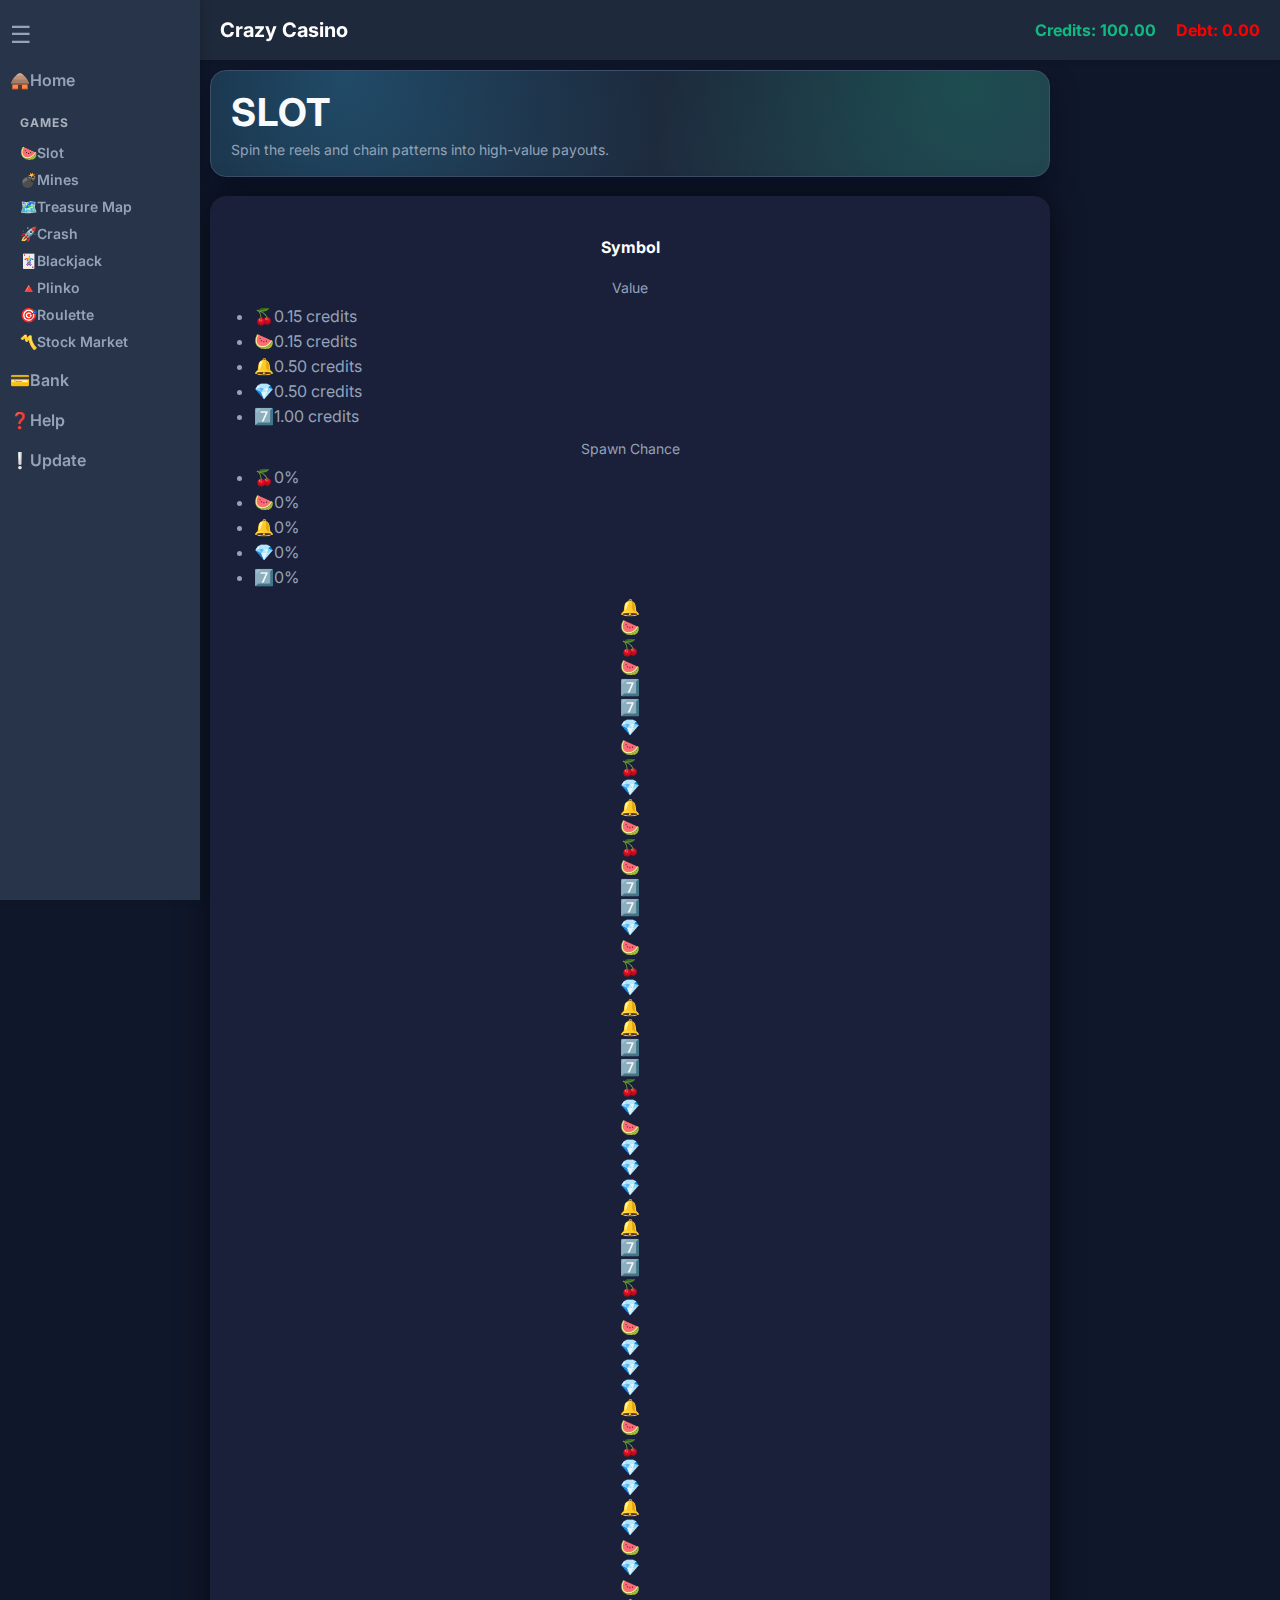
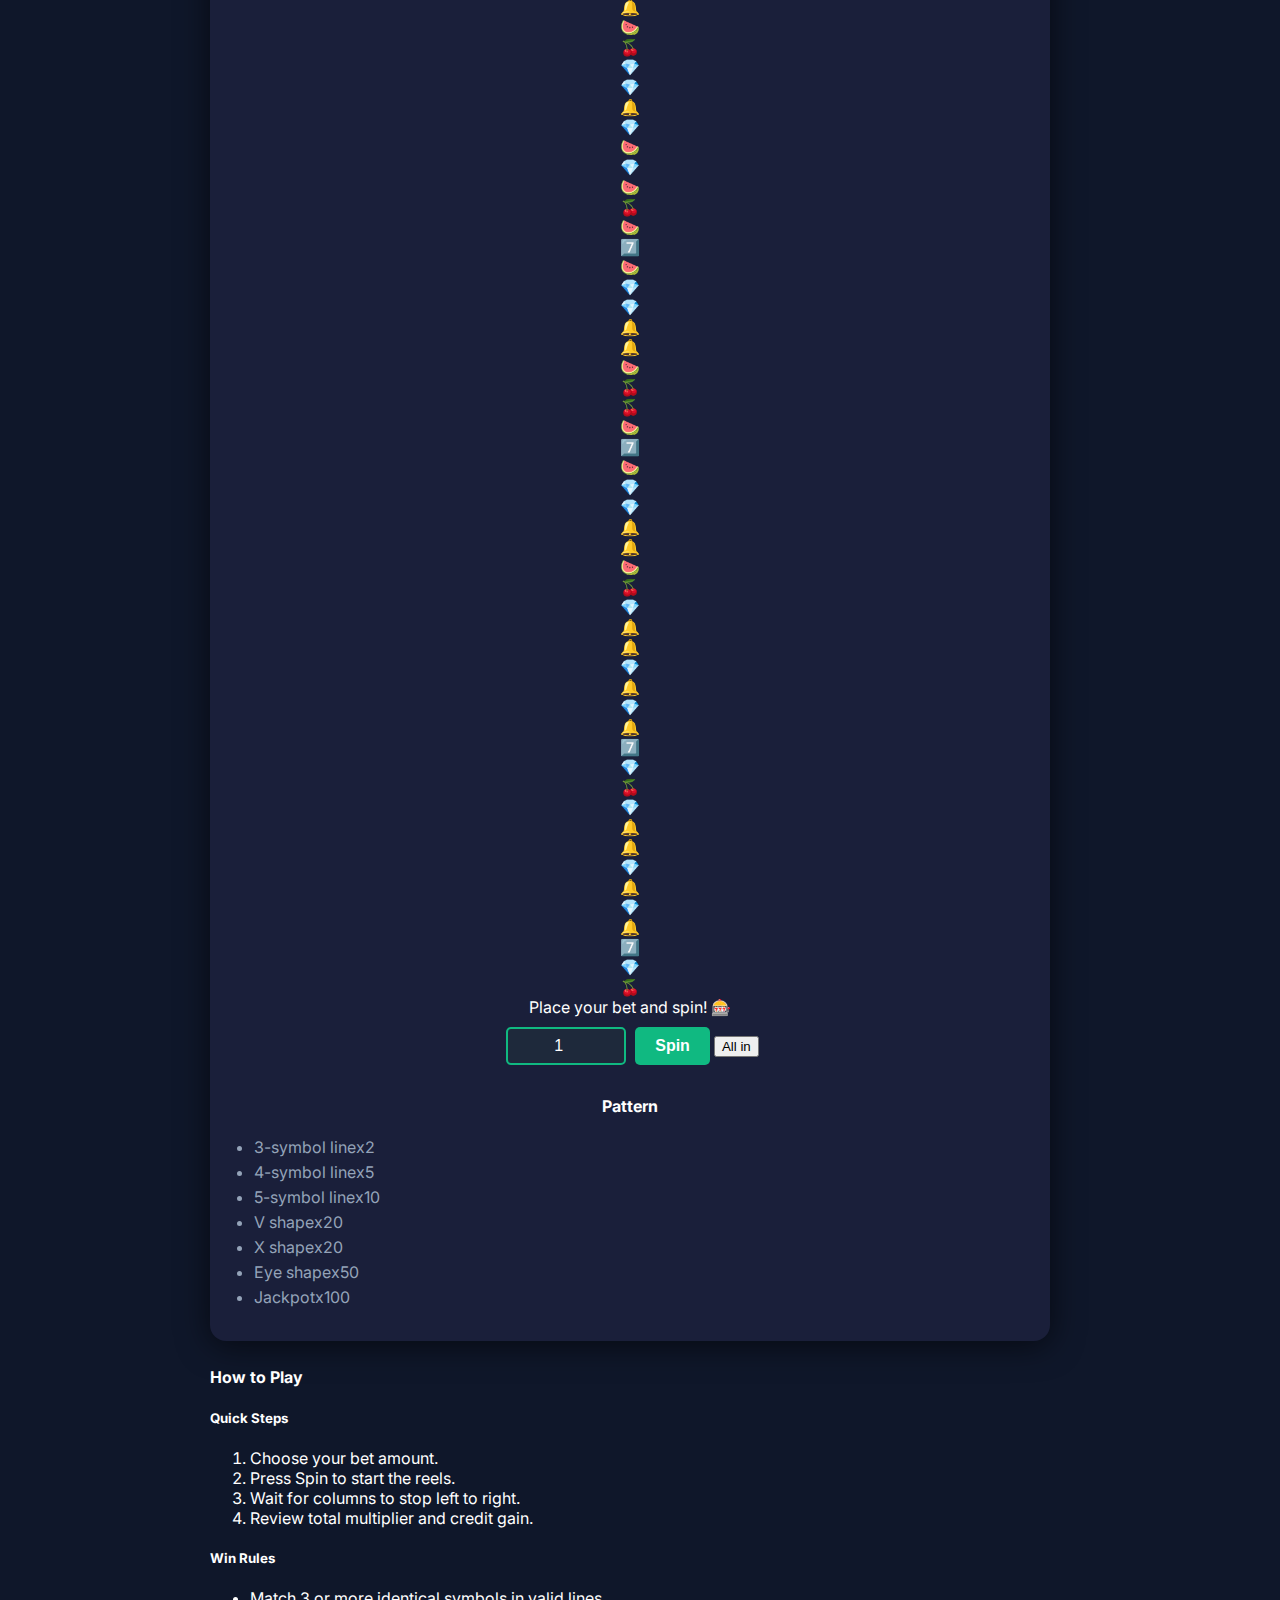
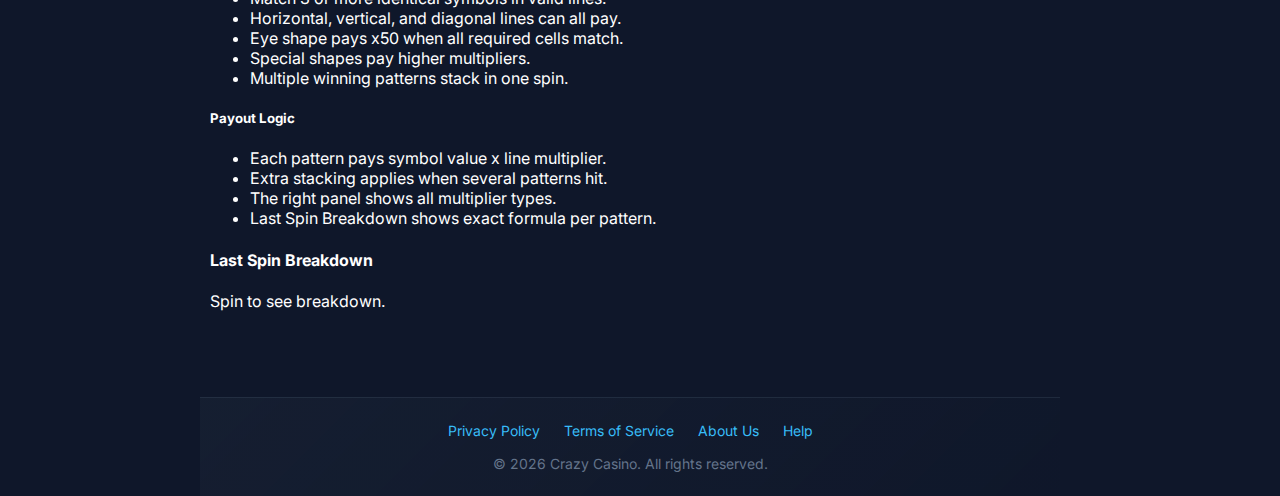
<file: slot.html>
<!DOCTYPE html>
<html lang="en">
<head>
  <meta charset="UTF-8" />
  <meta name="viewport" content="width=device-width, initial-scale=1.0" />
  <title>Crazy Casino</title>
  <link rel="icon" type="image/svg+xml" href="favicon.svg" />
<link href="https://fonts.googleapis.com/css2?family=Inter:wght@400;600;700&display=swap" rel="stylesheet" />
  <link rel="stylesheet" href="styles/styles.css" />
  <link rel="stylesheet" href="styles/slot.css?v=20260403" />
  <script>
  (function() {
    if (localStorage.getItem("sidebarCollapsed") === "true") {
      document.documentElement.classList.add("sidebar-collapsed");
    }
  })();
</script>
</head>
<body>
  <div class="app">
    <script src="scripts/layout.js"></script>
<main class="main-content"> 
      <div class="game-page-hero">
        <h2>Slot</h2>
        <p>Spin the reels and chain patterns into high-value payouts.</p>
      </div>
      <section id="slot-section" class="slot-game">
        <div class="slot-game-outer">
          <div class="slot-left-col">
            <aside class="slot-panel" id="symbolPanel">
              <h4>Symbol</h4>
              <p class="panel-subtitle">Value</p>
              <ul id="symbolValues">
                <li><span class="symbol-item-label">🍒</span><span class="symbol-item-value"><span class="symbol-credit">0</span> credits</span></li>
                <li><span class="symbol-item-label">🍉</span><span class="symbol-item-value"><span class="symbol-credit">0</span> credits</span></li>
                <li><span class="symbol-item-label">🔔</span><span class="symbol-item-value"><span class="symbol-credit">0</span> credits</span></li>
                <li><span class="symbol-item-label">💎</span><span class="symbol-item-value"><span class="symbol-credit">0</span> credits</span></li>
                <li><span class="symbol-item-label">7️⃣</span><span class="symbol-item-value"><span class="symbol-credit">0</span> credits</span></li>
              </ul>
              <p class="panel-subtitle">Spawn Chance</p>
              <ul id="chanceValues">
                <li><span class="symbol-item-label">🍒</span><span class="symbol-item-value symbol-chance">0%</span></li>
                <li><span class="symbol-item-label">🍉</span><span class="symbol-item-value symbol-chance">0%</span></li>
                <li><span class="symbol-item-label">🔔</span><span class="symbol-item-value symbol-chance">0%</span></li>
                <li><span class="symbol-item-label">💎</span><span class="symbol-item-value symbol-chance">0%</span></li>
                <li><span class="symbol-item-label">7️⃣</span><span class="symbol-item-value symbol-chance">0%</span></li>
              </ul>
            </aside>
          </div>

          <div class="slot-center-col"><div class="slot-grid" id="slotGrid">
            </div>
            <div id="win-status">
              <div id="win-status-placeholder" class="win-status-placeholder">Place your bet and spin! 🎰</div>
              <div id="win-status-result" style="display:none">
                <div id="win"></div>
                <div id="win-credits"></div>
              </div>
            </div>
            <input type="number" id="bet" value="1" min="0.01" class="bet-amount" />
            <button id="slot-button" onclick="startSpin()">Spin</button>
            <button id="slot-allin" onclick="document.getElementById('bet').value = credits;">All in</button>
          </div>

          <div class="slot-right-col" id="rightPanelCol">
            <aside class="slot-panel" id="patternPanel">
              <h4>Pattern</h4>
              <ul class="pattern-rules">
                <li class="pattern-rule-item">
                  <div class="pattern-rule-head"><span>3-symbol line</span><span class="pattern-rule-pay">x2</span></div>
                  <div class="pattern-preview-row">
                    <div class="pattern-mini-wrap"><div class="pattern-mini pattern-h3"></div></div>
                    <div class="pattern-mini-wrap"><div class="pattern-mini pattern-v3"></div></div>
                    <div class="pattern-mini-wrap"><div class="pattern-mini pattern-d3"></div></div>
                  </div>
                </li>
                <li class="pattern-rule-item">
                  <div class="pattern-rule-head"><span>4-symbol line</span><span class="pattern-rule-pay">x5</span></div>
                  <div class="pattern-preview-row">
                    <div class="pattern-mini-wrap"><div class="pattern-mini pattern-h4"></div></div>
                  </div>
                </li>
                <li class="pattern-rule-item">
                  <div class="pattern-rule-head"><span>5-symbol line</span><span class="pattern-rule-pay">x10</span></div>
                  <div class="pattern-preview-row">
                    <div class="pattern-mini-wrap"><div class="pattern-mini pattern-h5"></div></div>
                  </div>
                </li>
                <li class="pattern-rule-item">
                  <div class="pattern-rule-head"><span>V shape</span><span class="pattern-rule-pay">x20</span></div>
                  <div class="pattern-preview-row">
                    <div class="pattern-mini-wrap"><div class="pattern-mini pattern-vshape"></div></div>
                    <div class="pattern-mini-wrap"><div class="pattern-mini pattern-vshape-up"></div></div>
                  </div>
                </li>
                <li class="pattern-rule-item">
                  <div class="pattern-rule-head"><span>X shape</span><span class="pattern-rule-pay">x20</span></div>
                  <div class="pattern-preview-row">
                    <div class="pattern-mini-wrap"><div class="pattern-mini pattern-xshape"></div></div>
                  </div>
                </li>
                <li class="pattern-rule-item">
                  <div class="pattern-rule-head"><span>Eye shape</span><span class="pattern-rule-pay">x50</span></div>
                  <div class="pattern-preview-row">
                    <div class="pattern-mini-wrap"><div class="pattern-mini pattern-eyeshape"></div></div>
                  </div>
                </li>
                <li class="pattern-rule-item">
                  <div class="pattern-rule-head"><span>Jackpot</span><span class="pattern-rule-pay">x100</span></div>
                  <div class="pattern-preview-row">
                    <div class="pattern-mini-wrap"><div class="pattern-mini pattern-all"></div></div>
                  </div>
                </li>
              </ul>
            </aside>
          </div>

        </div>
      </section >

      <aside class="slot-how-to-play-panel">
        <div class="slot-how-layout">
          <div class="slot-how-to-play">
            <div class="slot-how-header">
              <h4>How to Play</h4>
            </div>

            <div class="slot-how-grid">
              <section class="slot-how-card">
                <h5>Quick Steps</h5>
                <ol>
                  <li>Choose your bet amount.</li>
                  <li>Press Spin to start the reels.</li>
                  <li>Wait for columns to stop left to right.</li>
                  <li>Review total multiplier and credit gain.</li>
                </ol>
              </section>

              <section class="slot-how-card">
                <h5>Win Rules</h5>
                <ul>
                  <li>Match 3 or more identical symbols in valid lines.</li>
                  <li>Horizontal, vertical, and diagonal lines can all pay.</li>
                  <li>Eye shape pays x50 when all required cells match.</li>
                  <li>Special shapes pay higher multipliers.</li>
                  <li>Multiple winning patterns stack in one spin.</li>
                </ul>
              </section>

              <section class="slot-how-card slot-how-card-wide">
                <h5>Payout Logic</h5>
                <ul>
                  <li>Each pattern pays symbol value x line multiplier.</li>
                  <li>Extra stacking applies when several patterns hit.</li>
                  <li>The right panel shows all multiplier types.</li>
                  <li>Last Spin Breakdown shows exact formula per pattern.</li>
                </ul>
              </section>
            </div>
          </div>

          <aside class="slot-breakdown-inline" id="breakdownPanel">
            <h4>Last Spin Breakdown</h4>
            <div id="win-breakdown-rows"><p class="bd-empty">Spin to see breakdown.</p></div>
          </aside>
        </div>
      </aside>
    </main>
  </div>
<script src="scripts/main.js?v=20260403"></script>
  <script src="scripts/slot.js?v=20260403"></script>
</body>
</html>
</file>
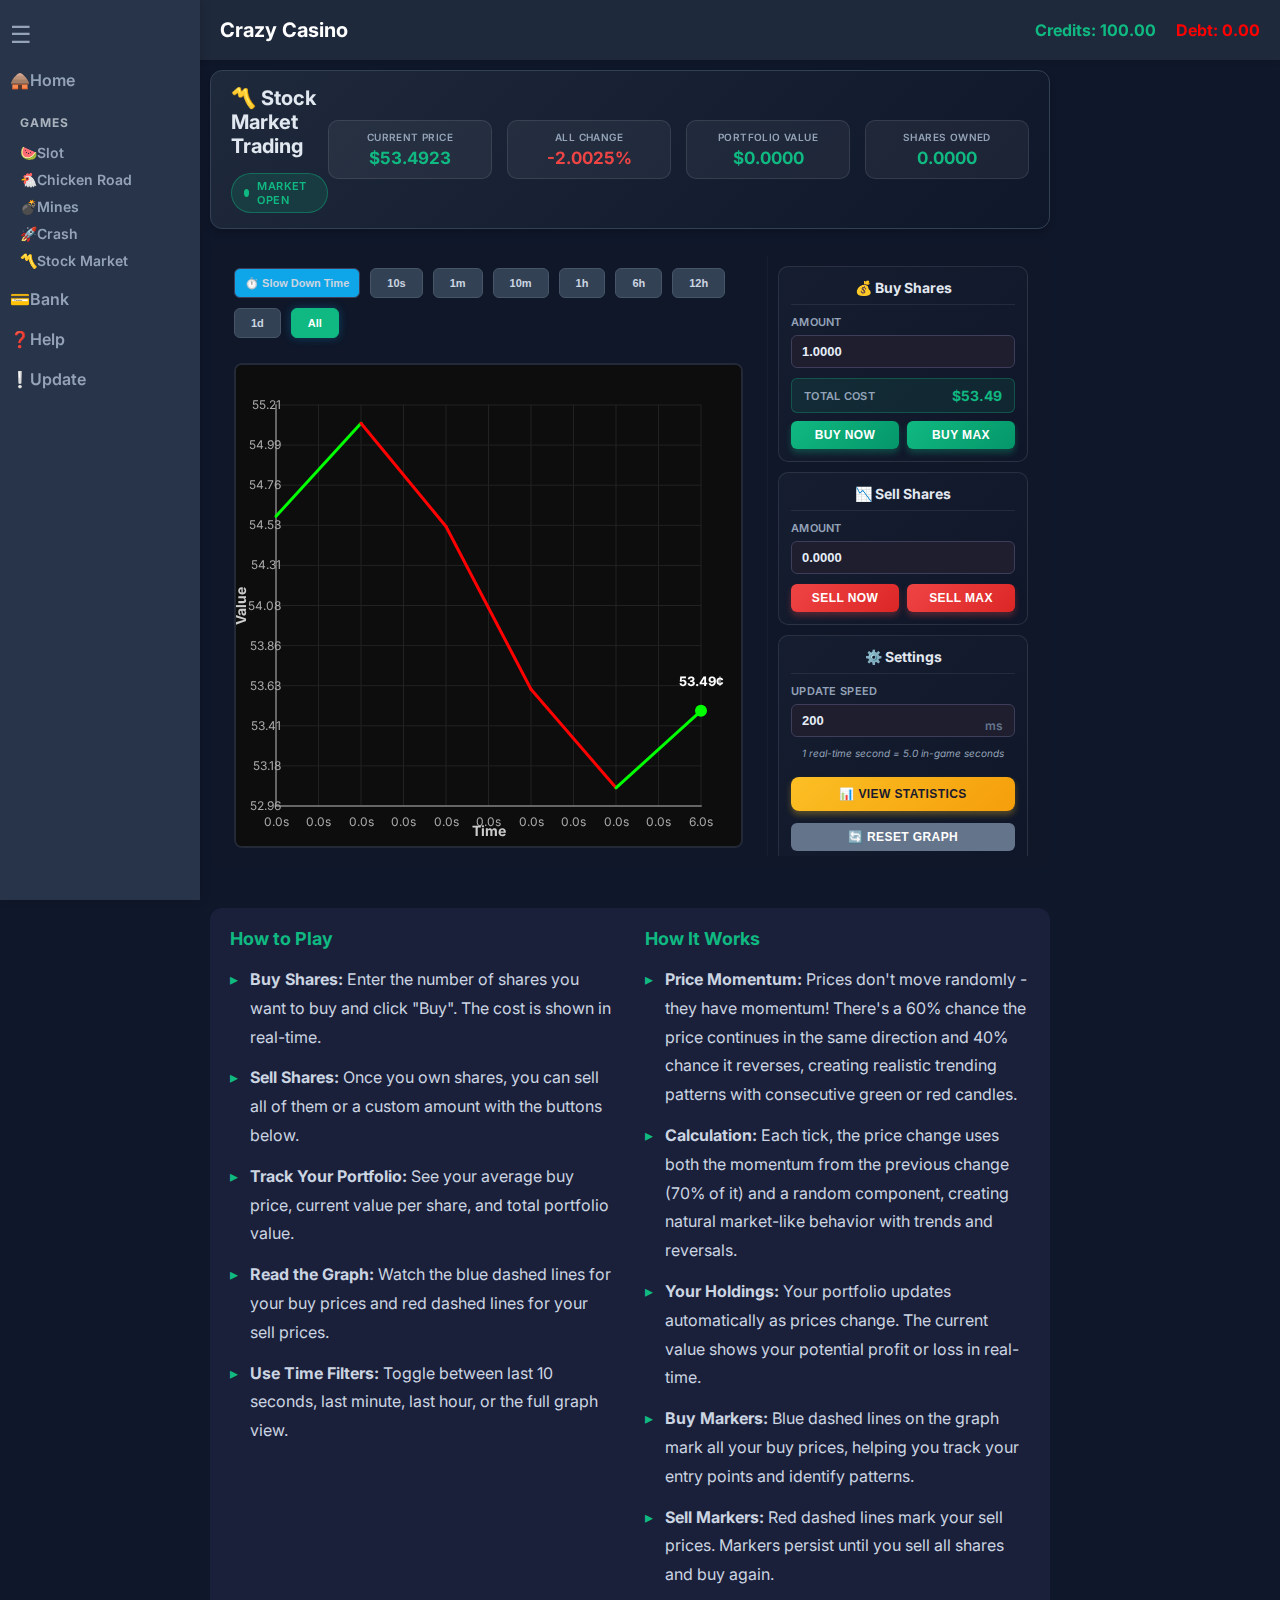
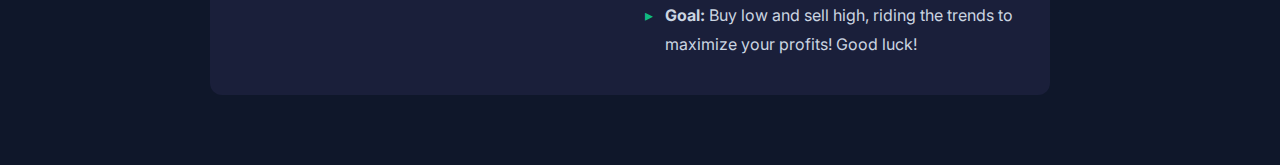
<file: stockmarket.html>
<!DOCTYPE html>
<html lang="en">
<head>
  <meta charset="UTF-8" />
  <meta name="viewport" content="width=device-width, initial-scale=1.0" />
  <title>Crazy Casino</title>
  <link rel="icon" type="image/svg+xml" href="favicon.svg" />
  <script async src="https://pagead2.googlesyndication.com/pagead/js/adsbygoogle.js?client=ca-pub-9742870781660837" crossorigin="anonymous"></script>
  <meta name="google-adsense-account" content="ca-pub-9742870781660837">
  <link href="https://fonts.googleapis.com/css2?family=Inter:wght@400;600;700&display=swap" rel="stylesheet" />
  <link rel="stylesheet" href="styles/styles.css" />
  <link rel="stylesheet" href="styles/stockmarket.css" />
  <script>
  (function() {
    if (localStorage.getItem("sidebarCollapsed") === "true") {
      document.documentElement.classList.add("sidebar-collapsed");
    }
  })();
</script>
</head>
<body>
  <!-- Mobile Block Overlay -->
  <div id="mobile-block-overlay" class="mobile-block-overlay" style="display: none;">
    <div class="mobile-block-content">
      <div class="mobile-block-icon">🖥️</div>
      <h2>Desktop Only</h2>
      <p>This website is currently unavailable on mobile devices.</p>
      <p>Please visit us from a computer to access all features.</p>
    </div>
  </div>
  
  <div class="app">
    <aside class="sidebar">
        <nav>
          <ul>
            <li style="padding-top: 0;">
              <a><button class="toggle-sidebar" onclick="toggleSidebar()">☰</button></a>
            </li>
            <li><a href="index.html">🛖 <span>Home</span></a></li>
          </ul>
          <div class="game-section">
            <h3 class="game-section-title"><span class="game-title-text">Games</span></h3>
            <ul class="game-links">
              <li><a href="slot.html">🍉 <span>Slot</span></a></li>
              <li><a href="chicken.html">🐔 <span>Chicken Road</span></a></li>
              <li><a href="mines.html">💣 <span>Mines</span></a></li>
              <li><a href="crash.html">🚀 <span>Crash</span></a></li>
              <li><a href="stockmarket.html">〽️ <span>Stock Market</span></a></li>
            </ul>
          </div>
          <ul>
            <li><a href="bank.html">💳 <span>Bank</span></a></li>
            <li><a href="help.html">❓ <span>Help</span></a></li>
            <li><a href="update.html">❕ <span>Update</span></a></li>
          </ul>
        </nav>
      </aside>
    <header class="top-bar">
      <div class="logo"><a href="index.html" style="color: white; text-decoration: none;">Crazy Casino</a></div>
      <div class="money-display">
        <div class="credit-display">Credits: <span id="credits"></span></div>
        <div class="dept-display">Debt: <span id="debt">0</span></div>
      </div>
    </header>

    <div class="ad-space">
      <div class="ad-container">
        <script async src="https://pagead2.googlesyndication.com/pagead/js/adsbygoogle.js?client=ca-pub-9742870781660837"
            crossorigin="anonymous"></script>
        <!-- verticale -->
        <ins class="adsbygoogle"
            style="display:block"
            data-ad-client="ca-pub-9742870781660837"
            data-ad-slot="4995831174"
            data-ad-format="auto"
            data-full-width-responsive="true"></ins>
        <script>
            (adsbygoogle = window.adsbygoogle || []).push({});
        </script>
      </div>
    </div>

    <main class="main-content"> 

      <section id="stockmarket-section" class="stockmarket-section" style="padding: 0;">
        <div class="market-header">
          <div class="market-title-section">
            <h3 style="margin: 0;">〽️ Stock Market Trading</h3>
            <div class="market-status">
              <span class="status-indicator"></span>
              <span class="status-text">Market Open</span>
            </div>
          </div>
          <div class="market-stats">
            <div class="market-stat-card">
              <div class="stat-card-label">Current Price</div>
              <div class="stat-card-value" id="header-price">$0.00</div>
            </div>
            <div class="market-stat-card">
              <div class="stat-card-label">24h Change</div>
              <div class="stat-card-value" id="header-change">+0.00%</div>
            </div>
            <div class="market-stat-card">
              <div class="stat-card-label">Portfolio Value</div>
              <div class="stat-card-value" id="header-portfolio">$0.00</div>
            </div>
            <div class="market-stat-card">
              <div class="stat-card-label">Shares Owned</div>
              <div class="stat-card-value" id="header-shares">0.0000</div>
            </div>
          </div>
        </div>
            <div class="game-box stockmarket-container">
              <div class="stockmarket-graph-container">
                <div class="graph-header">
                  <div class="time-filter-buttons">
                    <button class="slow-time-btn" onclick="slowTime()" title="Slow time to 1000ms">⏱️ Slow Down Time</button>
                    <button class="time-filter-btn" onclick="setTimeFilter(10)">10s</button>
                    <button class="time-filter-btn" onclick="setTimeFilter(60)">1m</button>
                    <button class="time-filter-btn" onclick="setTimeFilter(600)">10m</button>
                    <button class="time-filter-btn" onclick="setTimeFilter(3600)">1h</button>
                    <button class="time-filter-btn" onclick="setTimeFilter(21600)">6h</button>
                    <button class="time-filter-btn" onclick="setTimeFilter(43200)">12h</button>
                    <button class="time-filter-btn" onclick="setTimeFilter(86400)">1d</button>
                    <button class="time-filter-btn active" onclick="setTimeFilter('all')">All</button>
                  </div>
                </div>
                <div class="canvas-wrapper">
                  <canvas id="stockmarket-canvas"></canvas>
                </div>
              </div>
              <div class="stockmarket-settings">
                <div class="trading-card">
                  <h4 class="card-title">💰 Buy Shares</h4>
                  <div class="setting-row">
                    <label for="buy-amount">Amount</label>
                    <div class="input-with-button">
                      <input type="number" id="buy-amount" min="0.0001" step="0.0001" value="1.0000" oninput="updateBuyCost()" />
                    </div>
                  </div>
                  <div class="cost-display">
                    <span class="cost-label">Total Cost</span>
                    <span id="buy-cost-display" class="cost-value">$0.00</span>
                  </div>
                  <div class="button-group">
                    <button id="buy-btn" onclick="buyStock()" class="buy-button">Buy Now</button>
                    <button onclick="setMaxBuy(); buyStock();" class="buy-button">Buy Max</button>
                  </div>
                </div>

                <div class="sell-card" id="sell-group">
                  <h4 class="card-title">📉 Sell Shares</h4>
                  <div class="setting-row">
                    <label for="sell-amount">Amount</label>
                    <div class="input-with-button">
                      <input type="number" id="sell-amount" min="0.0001" step="0.0001" value="0.0000" />
                    </div>
                  </div>
                  <div class="button-group">
                    <button onclick="sellCustomStock()" class="sell-button">Sell Now</button>
                    <button onclick="setSellMax(); sellCustomStock();" class="sell-button">Sell Max</button>
                  </div>
                </div>

                <div class="settings-card">
                  <h4 class="card-title">⚙️ Settings</h4>
                  <div class="setting-row">
                    <label for="update-interval">Update Speed</label>
                    <input type="number" id="update-interval" min="50" max="1000" step="50" value="200" onchange="updateIntervalValue()" />
                    <span class="input-suffix">ms</span>
                    <small class="time-conversion" id="time-conversion">1 real-time second = 5.0 in-game seconds</small>
                  </div>
                  <button id="stats-btn" onclick="openStatsModal()" class="stats-button">📊 View Statistics</button>
                  <button id="reset-btn" onclick="resetGraph()" class="reset-button">🔄 Reset Graph</button>
                </div>
              </div>
            </div>
      </section>

      <!-- Statistics Modal -->
      <div id="stats-modal" class="stats-modal" style="display: none;">
        <div class="stats-modal-content">
          <div class="stats-modal-header">
            <h3>📊 Lifetime Trading Statistics</h3>
            <button class="stats-close" onclick="closeStatsModal()">&times;</button>
          </div>
          <div class="stats-modal-body">
            <div class="stats-grid">
              <div class="stat-item">
                <div class="stat-icon">💰</div>
                <div class="stat-info">
                  <div class="stat-label">Total Profit/Loss</div>
                  <div class="stat-value" id="stat-total-profit">$0.00</div>
                </div>
              </div>
              <div class="stat-item">
                <div class="stat-icon">💵</div>
                <div class="stat-info">
                  <div class="stat-label">Total Invested</div>
                  <div class="stat-value" id="stat-total-invested">$0.00</div>
                </div>
              </div>
              <div class="stat-item">
                <div class="stat-icon">📈</div>
                <div class="stat-info">
                  <div class="stat-label">Total Shares Bought</div>
                  <div class="stat-value" id="stat-shares-bought">0</div>
                </div>
              </div>
              <div class="stat-item">
                <div class="stat-icon">📉</div>
                <div class="stat-info">
                  <div class="stat-label">Total Shares Sold</div>
                  <div class="stat-value" id="stat-shares-sold">0</div>
                </div>
              </div>
              <div class="stat-item">
                <div class="stat-icon">🔄</div>
                <div class="stat-info">
                  <div class="stat-label">Total Trades</div>
                  <div class="stat-value" id="stat-total-trades">0</div>
                </div>
              </div>
              <div class="stat-item">
                <div class="stat-icon">✅</div>
                <div class="stat-info">
                  <div class="stat-label">Profitable Trades</div>
                  <div class="stat-value" id="stat-profitable-trades">0</div>
                </div>
              </div>
              <div class="stat-item">
                <div class="stat-icon">🔺</div>
                <div class="stat-info">
                  <div class="stat-label">Biggest Win</div>
                  <div class="stat-value" id="stat-biggest-win">$0.00</div>
                </div>
              </div>
              <div class="stat-item">
                <div class="stat-icon">🔻</div>
                <div class="stat-info">
                  <div class="stat-label">Biggest Loss</div>
                  <div class="stat-value" id="stat-biggest-loss">$0.00</div>
                </div>
              </div>
              <div class="stat-item">
                <div class="stat-icon">🎯</div>
                <div class="stat-info">
                  <div class="stat-label">Win Rate</div>
                  <div class="stat-value" id="stat-win-rate">0%</div>
                </div>
              </div>
              <div class="stat-item">
                <div class="stat-icon">📊</div>
                <div class="stat-info">
                  <div class="stat-label">Average Profit</div>
                  <div class="stat-value" id="stat-avg-profit">$0.00</div>
                </div>
              </div>
            </div>
          </div>
        </div>
      </div>

      <section id="info-section" class="info-section" style="margin-top: 40px; padding: 20px; background-color: #1a1f3a; border-radius: 12px;">
        <div style="display: grid; grid-template-columns: 1fr 1fr; gap: 30px;">
          <div>
            <h3 style="color: #10b981; margin-top: 0;">How to Play</h3>
            <ul style="color: #cbd5e1; line-height: 1.8;">
              <li><strong>Buy Shares:</strong> Enter the number of shares you want to buy and click "Buy". The cost is shown in real-time.</li>
              <li><strong>Sell Shares:</strong> Once you own shares, you can sell all of them or a custom amount with the buttons below.</li>
              <li><strong>Track Your Portfolio:</strong> See your average buy price, current value per share, and total portfolio value.</li>
              <li><strong>Read the Graph:</strong> Watch the blue dashed lines for your buy prices and red dashed lines for your sell prices.</li>
              <li><strong>Use Time Filters:</strong> Toggle between last 10 seconds, last minute, last hour, or the full graph view.</li>
            </ul>
          </div>
          <div>
            <h3 style="color: #10b981; margin-top: 0;">How It Works</h3>
            <ul style="color: #cbd5e1; line-height: 1.8;">
              <li><strong>Price Momentum:</strong> Prices don't move randomly - they have momentum! There's a 60% chance the price continues in the same direction and 40% chance it reverses, creating realistic trending patterns with consecutive green or red candles.</li>
              <li><strong>Calculation:</strong> Each tick, the price change uses both the momentum from the previous change (70% of it) and a random component, creating natural market-like behavior with trends and reversals.</li>
              <li><strong>Your Holdings:</strong> Your portfolio updates automatically as prices change. The current value shows your potential profit or loss in real-time.</li>
              <li><strong>Buy Markers:</strong> Blue dashed lines on the graph mark all your buy prices, helping you track your entry points and identify patterns.</li>
              <li><strong>Sell Markers:</strong> Red dashed lines mark your sell prices. Markers persist until you sell all shares and buy again.</li>
              <li><strong>Goal:</strong> Buy low and sell high, riding the trends to maximize your profits! Good luck!</li>
            </ul>
          </div>
        </div>
      </section>

    </main>

    <div class="ad-horizontal">
      <div class="ad-horizontal-container">
        <script async src="https://pagead2.googlesyndication.com/pagead/js/adsbygoogle.js?client=ca-pub-9742870781660837"
     crossorigin="anonymous"></script>
<!-- crazycasino horizontal -->
<ins class="adsbygoogle"
     style="display:block"
     data-ad-client="ca-pub-9742870781660837"
     data-ad-slot="1397042108"
     data-ad-format="auto"
     data-full-width-responsive="true"></ins>
<script>
     (adsbygoogle = window.adsbygoogle || []).push({});
</script>
      </div>
    </div>
  </div>

  <script src="scripts/main.js"></script>
  <script src="scripts/stockmarket.js"></script>
</body>
</html>
</file>
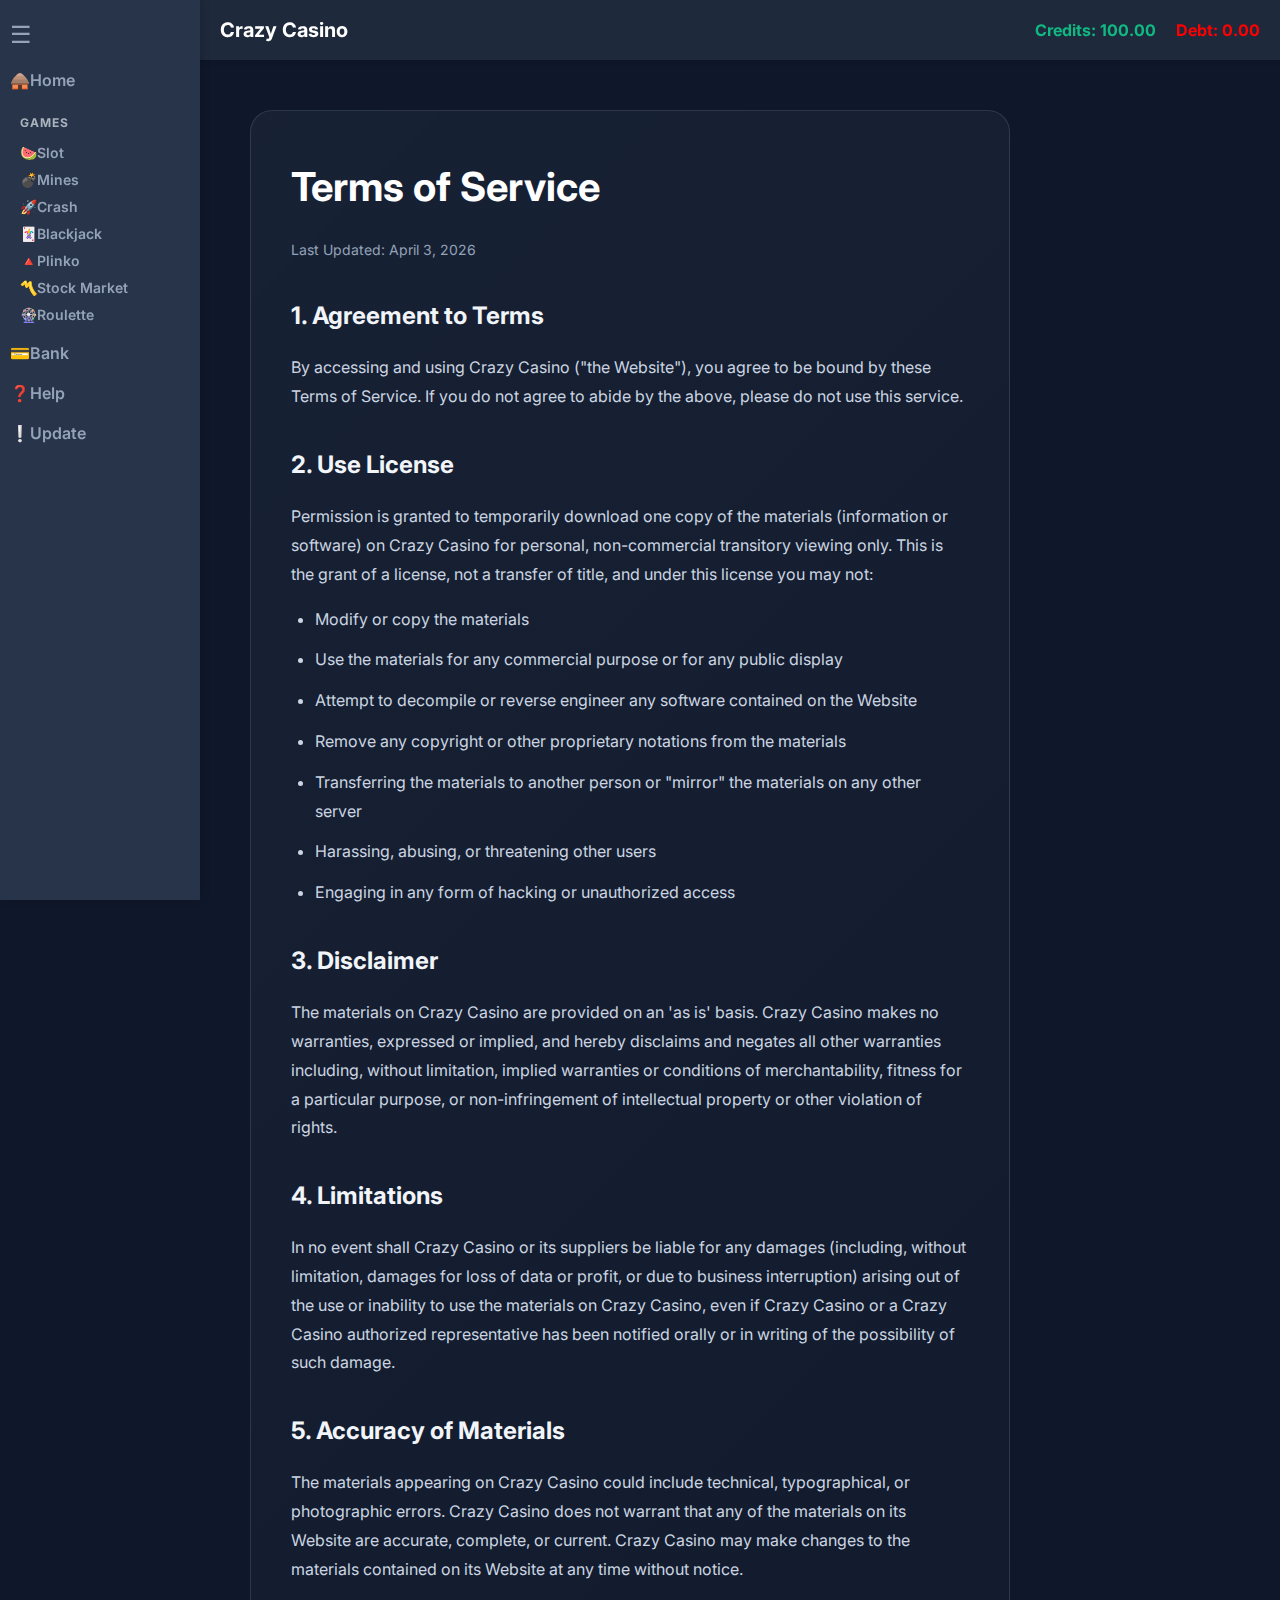
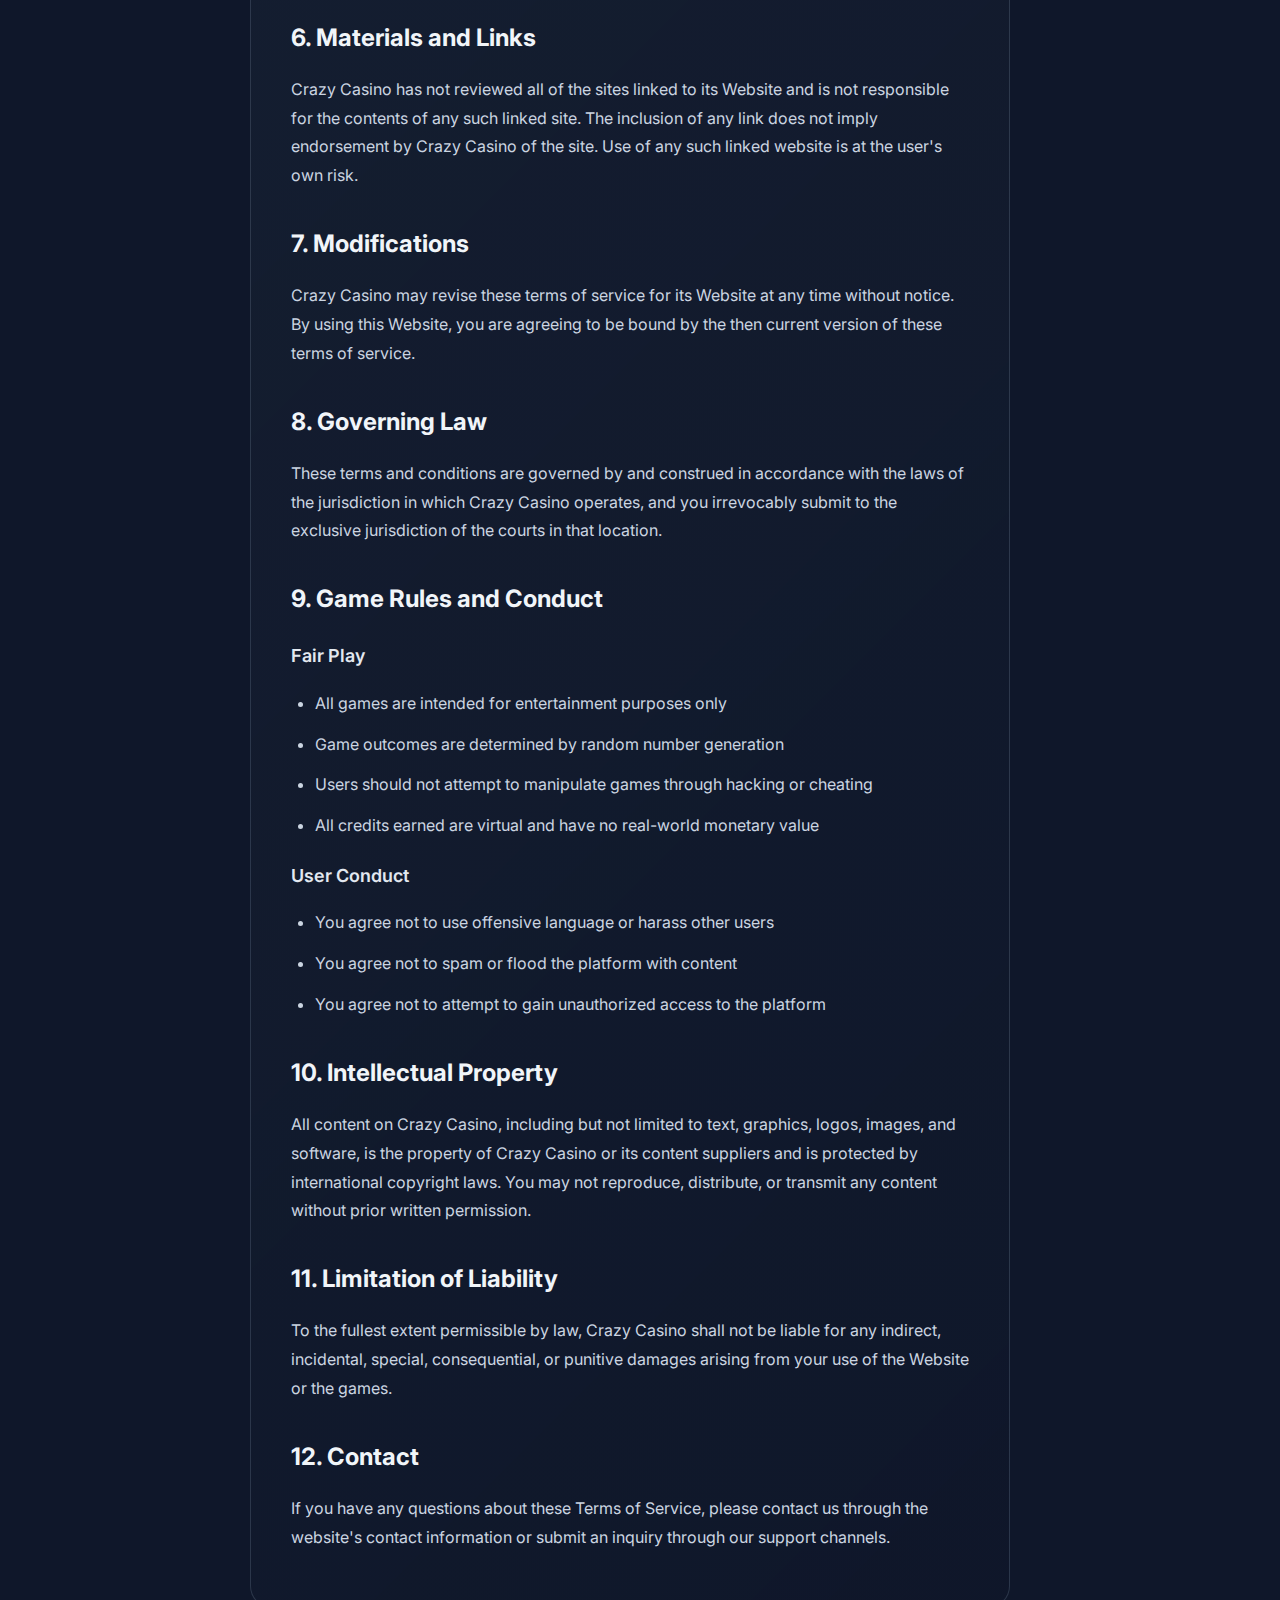
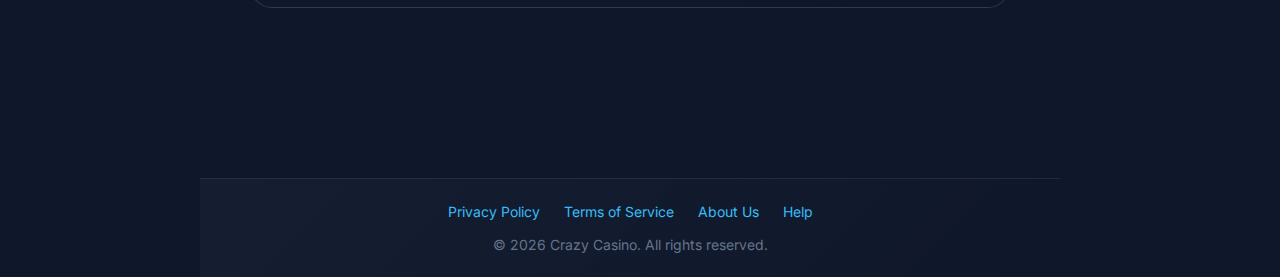
<file: terms-of-service.html>
<!DOCTYPE html>
<html lang="en">
<head>
  <meta charset="UTF-8" />
  <meta name="viewport" content="width=device-width, initial-scale=1.0" />
  <title>Terms of Service - Crazy Casino</title>
  <link rel="icon" type="image/svg+xml" href="favicon.svg" />
  <link href="https://fonts.googleapis.com/css2?family=Inter:wght@400;600;700&display=swap" rel="stylesheet" />
  <link rel="stylesheet" href="styles/styles.css" />
  <script>
  (function() {
    if (localStorage.getItem("sidebarCollapsed") === "true") {
      document.documentElement.classList.add("sidebar-collapsed");
    }
  })();
</script>
</head>
<body>
  <div class="app">
      <aside class="sidebar">
        <nav>
          <ul>
            <li style="padding-top: 0;">
              <a><button class="toggle-sidebar" onclick="toggleSidebar()">☰</button></a>
            </li>
            <li><a href="index.html">🛖 <span>Home</span></a></li>
          </ul>
          <div class="game-section">
            <h3 class="game-section-title"><span class="game-title-text">Games</span></h3>
            <ul class="game-links">
              <li><a href="slot.html">🍉 <span>Slot</span></a></li>
              <li><a href="mines.html">💣 <span>Mines</span></a></li>
              <li><a href="crash.html">🚀 <span>Crash</span></a></li>
              <li><a href="blackjack.html">🃏 <span>Blackjack</span></a></li>
              <li><a href="plinko.html">🔺 <span>Plinko</span></a></li>
              <li><a href="stockmarket.html">〽️ <span>Stock Market</span></a></li>
              <li><a href="roulette.html">🎡 <span>Roulette</span></a></li>
            </ul>
          </div>
          <ul>
            <li><a href="bank.html">💳 <span>Bank</span></a></li>
            <li><a href="help.html">❓ <span>Help</span></a></li>
            <li><a href="update.html">❕ <span>Update</span></a></li>
          </ul>
        </nav>
      </aside>
    <header class="top-bar">
      <div class="logo"><a href="index.html" style="color: white; text-decoration: none;">Crazy Casino</a></div>
      <div class="money-display">
        <div class="credit-display">Credits: <span id="credits"></span></div>
        <div class="dept-display">Debt: <span id="debt">0</span></div>
      </div>
    </header>

    <main class="main-content">
      <section class="legal-page">
        <div class="legal-content">
          <h1>Terms of Service</h1>
          <p class="last-updated">Last Updated: April 3, 2026</p>

          <h2>1. Agreement to Terms</h2>
          <p>By accessing and using Crazy Casino ("the Website"), you agree to be bound by these Terms of Service. If you do not agree to abide by the above, please do not use this service.</p>

          <h2>2. Use License</h2>
          <p>Permission is granted to temporarily download one copy of the materials (information or software) on Crazy Casino for personal, non-commercial transitory viewing only. This is the grant of a license, not a transfer of title, and under this license you may not:</p>
          <ul>
            <li>Modify or copy the materials</li>
            <li>Use the materials for any commercial purpose or for any public display</li>
            <li>Attempt to decompile or reverse engineer any software contained on the Website</li>
            <li>Remove any copyright or other proprietary notations from the materials</li>
            <li>Transferring the materials to another person or "mirror" the materials on any other server</li>
            <li>Harassing, abusing, or threatening other users</li>
            <li>Engaging in any form of hacking or unauthorized access</li>
          </ul>

          <h2>3. Disclaimer</h2>
          <p>The materials on Crazy Casino are provided on an 'as is' basis. Crazy Casino makes no warranties, expressed or implied, and hereby disclaims and negates all other warranties including, without limitation, implied warranties or conditions of merchantability, fitness for a particular purpose, or non-infringement of intellectual property or other violation of rights.</p>

          <h2>4. Limitations</h2>
          <p>In no event shall Crazy Casino or its suppliers be liable for any damages (including, without limitation, damages for loss of data or profit, or due to business interruption) arising out of the use or inability to use the materials on Crazy Casino, even if Crazy Casino or a Crazy Casino authorized representative has been notified orally or in writing of the possibility of such damage.</p>

          <h2>5. Accuracy of Materials</h2>
          <p>The materials appearing on Crazy Casino could include technical, typographical, or photographic errors. Crazy Casino does not warrant that any of the materials on its Website are accurate, complete, or current. Crazy Casino may make changes to the materials contained on its Website at any time without notice.</p>

          <h2>6. Materials and Links</h2>
          <p>Crazy Casino has not reviewed all of the sites linked to its Website and is not responsible for the contents of any such linked site. The inclusion of any link does not imply endorsement by Crazy Casino of the site. Use of any such linked website is at the user's own risk.</p>

          <h2>7. Modifications</h2>
          <p>Crazy Casino may revise these terms of service for its Website at any time without notice. By using this Website, you are agreeing to be bound by the then current version of these terms of service.</p>

          <h2>8. Governing Law</h2>
          <p>These terms and conditions are governed by and construed in accordance with the laws of the jurisdiction in which Crazy Casino operates, and you irrevocably submit to the exclusive jurisdiction of the courts in that location.</p>

          <h2>9. Game Rules and Conduct</h2>
          <h3>Fair Play</h3>
          <ul>
            <li>All games are intended for entertainment purposes only</li>
            <li>Game outcomes are determined by random number generation</li>
            <li>Users should not attempt to manipulate games through hacking or cheating</li>
            <li>All credits earned are virtual and have no real-world monetary value</li>
          </ul>

          <h3>User Conduct</h3>
          <ul>
            <li>You agree not to use offensive language or harass other users</li>
            <li>You agree not to spam or flood the platform with content</li>
            <li>You agree not to attempt to gain unauthorized access to the platform</li>
          </ul>

          <h2>10. Intellectual Property</h2>
          <p>All content on Crazy Casino, including but not limited to text, graphics, logos, images, and software, is the property of Crazy Casino or its content suppliers and is protected by international copyright laws. You may not reproduce, distribute, or transmit any content without prior written permission.</p>

          <h2>11. Limitation of Liability</h2>
          <p>To the fullest extent permissible by law, Crazy Casino shall not be liable for any indirect, incidental, special, consequential, or punitive damages arising from your use of the Website or the games.</p>

          <h2>12. Contact</h2>
          <p>If you have any questions about these Terms of Service, please contact us through the website's contact information or submit an inquiry through our support channels.</p>
        </div>
      </section>
    </main>
  </div>

  <footer class="site-footer">
    <div class="footer-links">
      <a href="privacy-policy.html">Privacy Policy</a>
      <a href="terms-of-service.html">Terms of Service</a>
      <a href="about.html">About Us</a>
      <a href="help.html">Help</a>
    </div>
    <p>&copy; 2026 Crazy Casino. All rights reserved.</p>
  </footer>

  <script src="scripts/main.js"></script>
</body>
</html>
</file>
<file: styles/styles.css>
/* Mobile Block Overlay */
:root {
    --game-panel-bg: rgba(15, 23, 42, 0.98);
    --sidebar-expanded-width: 200px;
    --sidebar-collapsed-width: 45px;
    --site-shared-panel-gradient: linear-gradient(160deg, rgba(15, 23, 42, 0.98) 0%, rgba(15, 23, 42, 0.96) 68%, rgba(30, 41, 59, 0.94) 100%);
    --site-shared-panel-solid-dark: rgba(15, 23, 42, 0.98);
    --site-shared-panel-solid: rgba(15, 23, 42, 0.98);
}

.mobile-block-overlay {
    position: fixed;
    top: 0;
    left: 0;
    width: 100%;
    height: 100%;
    background: linear-gradient(135deg, #0f172a 0%, #1e293b 100%);
    z-index: 99999;
    display: flex;
    justify-content: center;
    align-items: center;
}

.mobile-block-content {
    text-align: center;
    padding: 40px;
    max-width: 500px;
}

.mobile-block-icon {
    font-size: 80px;
    margin-bottom: 20px;
    animation: pulse 2s infinite;
}

.mobile-block-content h2 {
    color: #ffd700;
    font-size: 32px;
    margin-bottom: 20px;
    font-weight: 700;
}

.mobile-block-content p {
    color: #94a3b8;
    font-size: 18px;
    line-height: 1.6;
    margin-bottom: 15px;
}

/* General Styles */
body {
    margin: 0;
    font-family: 'Inter', sans-serif;
    background-color: #0f172a;
    color: #ffffff;
    display: flex;
    flex-direction: column;
    min-height: 100vh;
}

/* Custom Scrollbar */
::-webkit-scrollbar {
    width: 12px;
    height: 12px;
}

::-webkit-scrollbar-track {
    background: #1a1a2e;
    border-radius: 10px;
}

::-webkit-scrollbar-thumb {
    background: linear-gradient(135deg, #fbbf24 0%, #f59e0b 100%);
    border-radius: 10px;
    border: 2px solid #1a1a2e;
}

::-webkit-scrollbar-thumb:hover {
    background: linear-gradient(135deg, #f59e0b 0%, #d97706 100%);
}

/* Firefox */
* {
    scrollbar-width: thin;
    scrollbar-color: #fbbf24 #1a1a2e;
}

h2{
    margin-top: 5px;
    margin-bottom: 5px;
}

/* App Layout */
.app {
    flex: 1;
}

/* Sidebar Styles */
.sidebar {
    width: var(--sidebar-expanded-width);
    background-color: #273449;
    padding: 0;
    display: flex;
    flex-direction: column;
    align-items: flex-start;
    transition: width 0.3s ease;
    height: 100vh;
    position: fixed;
    top: 0;
    left: 0;
    z-index: 1000;
    box-shadow: 0 -2px 10px rgba(0, 0, 0, 0.2);
}

html.sidebar-collapsed .sidebar {
    width: var(--sidebar-collapsed-width);
}

.logo {
    font-size: 20px;
    font-weight: bold;
    white-space: nowrap;
    transition: opacity 0.3s ease;
    padding-left: 20px;
    cursor: pointer;
    text-decoration: none;
}

html.sidebar-collapsed .sidebar .logo {
    opacity: 0;
}

.sidebar nav ul {
    list-style: none;
    padding: 0;
    width: 100%;
}

.sidebar nav ul li {
    margin: 20px 0;
    display: flex;
    justify-content: flex-start;
    padding-left: 10px;
}

.sidebar nav ul li a {
    color: #94a3b8;
    text-decoration: none;
    font-weight: 600;
    white-space: nowrap;
    transition: opacity 0.3s ease;
    display: flex;
    align-items: center;
    justify-content: center;
}

html.sidebar-collapsed .sidebar nav ul li a span {
    display: none;
}

.sidebar nav ul li a:hover {
    color: #ffffff;
}

.toggle-sidebar {
    background: none;
    border: none;
    color: #94a3b8;
    font-size: 24px;
    cursor: pointer;
    padding-inline: 0;
}

/* Game section title */
.game-section {
    width: 100%;
    padding-left: 10px;
    padding-right: 10px;
}

.game-section-title {
    color: #aab2bd;
    font-size: 12px;
    margin: 0;
    text-transform: uppercase;
    letter-spacing: 1px;
    padding-left: 10px;
    height: 24px;
    display: flex;
    align-items: center;
}

/* Default game title text */
.game-title-text {
    display: inline;
    color: #aab2bd;
}

/* Collapsed: hide "Games" text and show 🎮 */
html.sidebar-collapsed .sidebar .game-title-text {
    color: transparent;
    font-size: 20px;
}

html.sidebar-collapsed .sidebar .game-title-text::before {
    content: "🎮";
    position: absolute;
    left: 6.5px;
    color: #aab2bd;
}

/* Game links */
.sidebar .game-links {
    list-style: none;
    padding: 0;
    margin: 0;
}

.sidebar .game-links li {
    margin: 10px 0;
    display: flex;
    justify-content: flex-start;
    padding-left: 10px;
}

.sidebar .game-links li a {
    font-size: 14px;
}

/* Additional styling */
.money {
    padding-top: 30px;
}

/* Main Content Styles */
.main-content {
    flex: 1;
    margin-top: 60px;
    margin-left: var(--sidebar-expanded-width);
    margin-right: 280px;
    margin-bottom: 60px;
    padding: 10px;
    display: flex;
    flex-direction: column;
    min-width: 0;
}

.game-page-hero {
    margin: 0 0 14px;
    padding: 18px 20px;
    border-radius: 16px;
    background:
        radial-gradient(circle at 16% 8%, rgba(56, 189, 248, 0.26), transparent 45%),
        radial-gradient(circle at 90% 10%, rgba(16, 185, 129, 0.22), transparent 42%),
        linear-gradient(145deg, #162032, #243347);
    border: 1px solid #3d5068;
    box-shadow: 0 12px 28px rgba(2, 6, 23, 0.42);
}

.game-page-hero h2 {
    margin: 0;
    color: #f8fafc;
    font-size: clamp(28px, 3vw, 40px);
    letter-spacing: 0.02em;
    text-transform: uppercase;
}

.game-page-hero p {
    margin: 6px 0 0;
    color: #94a3b8;
    font-size: 14px;
    max-width: 700px;
}

html.sidebar-collapsed .main-content {
    margin-left: var(--sidebar-collapsed-width);
}

html.sidebar-collapsed .game-links li{
    padding-left: 0;
}

html.sidebar-collapsed .top-bar {
    left: 45px;
    width: calc(100% - 45px);
}

html.sidebar-collapsed .game-links {
    font-size: 16px;
}

/* Top Bar Styles */
.top-bar {
    position: fixed;
    top: 0;
    left: var(--sidebar-expanded-width);
    right: 0;
    height: 60px;
    background-color: #1e293b;
    display: flex;
    justify-content: space-between;
    align-items: center;
    box-shadow: 0 2px 4px rgba(0, 0, 0, 0.1);
    z-index: 999; /* Ensure it stays above other content */
    transition: left 0.3s ease;
}

html.sidebar-collapsed .top-bar {
    left: var(--sidebar-collapsed-width);
}

.logo {
    padding-left: 20px;
}

.money-display {
    position: fixed;
    right: 20px;
    display: flex;
    gap: 20px;
    align-items: center;
}

.credit-display {
    font-weight: bold;
    color: #10b981;
}

.dept-display {
    font-weight: bold;
    color: red;
}

/* Ad Space Styles */
.ad-space {
    position: fixed;
    top: 60px;
    right: 0;
    width: 260px;
    height: calc(100vh - 60px);
    background: transparent;
    border-left: none;
    padding: 0;
    display: flex;
    flex-direction: column;
    justify-content: flex-start;
    z-index: 900;
    box-shadow: none;
}

.ad-container {
    width: 100%;
    background: transparent;
    border: 0;
    border-radius: 0;
    padding: 0;
    text-align: center;
    color: #94a3b8;
    font-size: 12px;
    min-height: 600px;
    display: flex;
    align-items: center;
    justify-content: center;
}

/* Horizontal ad for mobile - hidden by default */
.ad-horizontal {
    display: none;
    position: fixed;
    bottom: 0;
    left: 0;
    width: 100%;
    background: transparent;
    border-top: 0;
    padding: 2px 6px;
    z-index: 1100;
    min-height: 0;
    height: auto;
    max-height: 34px;
    overflow: hidden;
}

.ad-horizontal-container {
    width: 100%;
    max-width: 728px;
    margin: 0 auto;
    background: transparent;
    border: 0;
    border-radius: 0;
    padding: 1px 4px;
    text-align: center;
    min-height: 0;
    height: auto;
    max-height: 24px;
    overflow: hidden;
}

.ad-horizontal .adsbygoogle,
.ad-horizontal-container .adsbygoogle {
    display: block;
    width: 100%;
    max-width: 100%;
    min-height: 20px !important;
    height: 20px !important;
    max-height: 20px !important;
    overflow: hidden;
}

.ad-horizontal .adsbygoogle iframe,
.ad-horizontal-container .adsbygoogle iframe {
    min-height: 100% !important;
    height: 100% !important;
    max-height: 100% !important;
}

/* Responsive ad adjustments */
@media (max-width: 1400px) {
    .ad-space {
        width: 200px;
    }
    
    .main-content {
        margin-right: 220px;
    }
}

@media (max-width: 1200px) {
    .ad-space {
        width: 160px;
    }
    
    .main-content {
        margin-right: 180px;
    }
}

@media (max-width: 1024px) {
    /* Hide vertical ad and show horizontal ad on smaller screens */
    .ad-space {
        display: none;
    }
    
    .ad-horizontal {
        display: block;
    }
    
    .main-content {
        margin-right: 10px;
        margin-bottom: 40px;
    }
    
    .top-bar {
        right: 0;
    }

    .ad-horizontal {
        padding: 1px 4px;
        max-height: 30px;
    }

    .ad-horizontal-container {
        padding: 0 3px;
        max-height: 22px;
    }

    .ad-horizontal .adsbygoogle,
    .ad-horizontal-container .adsbygoogle {
        height: 18px !important;
        min-height: 18px !important;
        max-height: 18px !important;
    }

    .ad-horizontal,
    .ad-horizontal-container,
    .ad-horizontal .adsbygoogle,
    .ad-horizontal-container .adsbygoogle,
    .ad-horizontal .adsbygoogle iframe,
    .ad-horizontal-container .adsbygoogle iframe {
        pointer-events: none !important;
    }
}

@media (max-width: 768px) {
    :root {
        --sidebar-expanded-width: 160px;
        --sidebar-collapsed-width: 48px;
    }

    .sidebar {
        width: min(78vw, 260px);
        transform: none;
        transition: width 0.3s ease;
        box-shadow: 10px 0 24px rgba(0, 0, 0, 0.34);
        overflow-x: hidden;
    }

    html.sidebar-collapsed .sidebar {
        width: var(--sidebar-collapsed-width);
        transform: none;
    }

    html.sidebar-expanded .sidebar {
        width: min(78vw, 260px);
        transform: none;
    }

    .sidebar nav ul li,
    .sidebar .game-links li {
        margin: 14px 0;
    }

    .game-section {
        padding-right: 6px;
    }

    .main-content {
        margin-left: 8px;
        margin-right: 8px;
        margin-bottom: 34px !important;
        padding-inline: 8px;
    }

    html.sidebar-collapsed .main-content {
        margin-left: calc(var(--sidebar-collapsed-width) + 8px);
    }

    html.sidebar-expanded .main-content {
        margin-left: calc(var(--sidebar-collapsed-width) + 8px);
    }

    .top-bar {
        left: 0;
    }

    html.sidebar-collapsed .top-bar {
        left: var(--sidebar-collapsed-width);
    }

    html.sidebar-expanded .top-bar {
        left: var(--sidebar-collapsed-width);
    }

    .main-content {
        margin-bottom: 34px !important;
    }
    
    .ad-horizontal {
        padding: 1px 4px !important;
        max-height: 28px !important;
        overflow: hidden !important;
    }
    
    .ad-horizontal-container {
        padding: 0 3px !important;
        max-height: 20px !important;
        overflow: hidden !important;
    }

    .ad-horizontal .adsbygoogle,
    .ad-horizontal-container .adsbygoogle {
        height: 16px !important;
        min-height: 16px !important;
        max-height: 16px !important;
    }
    
    .logo {
        padding-left: 10px;
        font-size: 14px;
    }
    
    .money-display {
        gap: 15px;
        right: 10px;
        font-size: 14px;
    }
}

@media (max-width: 600px) {
    :root {
        --sidebar-expanded-width: 144px;
        --sidebar-collapsed-width: 44px;
    }

    .sidebar {
        width: min(82vw, 240px);
    }

    html.sidebar-collapsed .sidebar {
        width: var(--sidebar-collapsed-width);
        transform: none;
    }

    html.sidebar-expanded .sidebar {
        width: min(82vw, 240px);
        transform: none;
    }

    .ad-horizontal {
        padding: 0 3px !important;
        max-height: 24px !important;
        overflow: hidden !important;
    }
    
    .ad-horizontal-container {
        padding: 0 2px !important;
        max-height: 18px !important;
        overflow: hidden !important;
    }
    
    .main-content {
        margin-bottom: 28px !important;
    }

    .ad-horizontal .adsbygoogle,
    .ad-horizontal-container .adsbygoogle {
        height: 14px !important;
        min-height: 14px !important;
        max-height: 14px !important;
    }
    
    .logo {
        font-size: 12px;
        padding-left: 8px;
    }
    
    .money-display {
        gap: 10px;
        right: 8px;
        font-size: 12px;
    }
    
    .credit-display,
    .dept-display {
        font-size: 11px;
    }
}

@media (max-width: 480px) {
    :root {
        --sidebar-expanded-width: 132px;
        --sidebar-collapsed-width: 40px;
    }

    .sidebar {
        width: min(86vw, 220px);
    }

    html.sidebar-collapsed .sidebar {
        width: var(--sidebar-collapsed-width);
        transform: none;
    }

    html.sidebar-expanded .sidebar {
        width: min(86vw, 220px);
        transform: none;
    }

    .ad-horizontal {
        padding: 0 2px !important;
        max-height: 20px !important;
        overflow: hidden !important;
    }
    
    .ad-horizontal-container {
        padding: 0 2px !important;
        max-height: 16px !important;
        overflow: hidden !important;
    }
    
    .main-content {
        margin-bottom: 24px !important;
    }

    .ad-horizontal .adsbygoogle,
    .ad-horizontal-container .adsbygoogle {
        height: 12px !important;
        min-height: 12px !important;
        max-height: 12px !important;
    }
    
    .top-bar {
        height: 50px;
    }
    
    .logo {
        font-size: 11px;
        padding-left: 5px;
    }
    
    .money-display {
        flex-direction: column;
        gap: 2px;
        right: 5px;
        font-size: 10px;
        align-items: flex-end;
    }
    
    .credit-display,
    .dept-display {
        font-size: 10px;
    }
}

/* Update Styles */

.updates-page {
    width: 100%;
    display: flex;
    flex-direction: column;
    gap: 22px;
    color: #e2e8f0;
    border-radius: 24px;
}

.updates-hero {
    position: relative;
    display: grid;
    grid-template-columns: minmax(0, 1.5fr) minmax(280px, 360px);
    gap: 18px;
    padding: 26px;
    border: 1px solid rgba(56, 189, 248, 0.18);
    border-radius: 24px;
    background: var(--site-shared-panel-solid);
    box-shadow: 0 18px 60px rgba(0, 0, 0, 0.28);
    overflow: hidden;
}

.updates-hero::after {
    content: "";
    position: absolute;
    inset: auto -80px -120px auto;
    width: 260px;
    height: 260px;
    border-radius: 50%;
    background: radial-gradient(circle, rgba(16, 185, 129, 0.18), transparent 70%);
    pointer-events: none;
}

.updates-hero-copy,
.updates-featured-card {
    position: relative;
    z-index: 1;
}

.updates-hero-copy {
    display: flex;
    flex-direction: column;
    justify-content: flex-start;
}

.updates-page-title {
    margin: 0 0 10px;
    color: #f8fafc;
    font-size: clamp(1.8rem, 3vw, 2.6rem);
    line-height: 1;
}

.updates-eyebrow,
.updates-section-kicker {
    display: inline-block;
    margin-bottom: 10px;
    color: #38bdf8;
    font-size: 12px;
    font-weight: 700;
    letter-spacing: 0.18em;
    text-transform: uppercase;
}

.updates-hero-copy p {
    margin: 0;
    max-width: 52ch;
    color: #a5b4c7;
    font-size: 15px;
    line-height: 1.7;
}

.updates-hero-meta {
    display: flex;
    flex-wrap: wrap;
    gap: 10px;
    margin-top: 22px;
}

.updates-pill {
    padding: 9px 12px;
    border: 1px solid rgba(148, 163, 184, 0.2);
    border-radius: 999px;
    background: rgba(15, 23, 42, 0.5);
    color: #dbe5f0;
    font-size: 12px;
    font-weight: 600;
}

.updates-featured-card {
    padding: 20px;
    border-radius: 20px;
    border: 1px solid rgba(16, 185, 129, 0.22);
    background: var(--site-shared-panel-solid);
    align-self: stretch;
    display: flex;
    flex-direction: column;
    justify-content: space-between;
    box-shadow: inset 0 1px 0 rgba(255, 255, 255, 0.04);
}

.updates-featured-label {
    color: #10b981;
    font-size: 12px;
    font-weight: 700;
    letter-spacing: 0.14em;
    text-transform: uppercase;
}

.updates-featured-version {
    margin-top: 18px;
    color: #f8fafc;
    font-size: clamp(2rem, 5vw, 3rem);
    font-weight: 700;
    line-height: 1;
}

.updates-featured-date {
    margin-top: 8px;
    color: #94a3b8;
    font-size: 14px;
}

.updates-featured-list {
    margin: 22px 0 0;
    padding-left: 18px;
    color: #dbe5f0;
    line-height: 1.7;
}

.updates-log-shell {
    padding: 22px;
    border-radius: 22px;
    background: var(--site-shared-panel-solid);
    border: 1px solid rgba(51, 65, 85, 0.7);
    box-shadow: 0 16px 48px rgba(0, 0, 0, 0.2);
}

.updates-log-header {
    display: flex;
    justify-content: space-between;
    gap: 20px;
    align-items: end;
    margin-bottom: 22px;
}

.updates-log-header h2 {
    margin: 0;
    color: #f8fafc;
    font-size: clamp(1.7rem, 3vw, 2.4rem);
}

.updates-log-header p {
    margin: 0;
    max-width: 420px;
    color: #94a3b8;
    line-height: 1.6;
    text-align: right;
}

.update-log {
    position: relative;
    display: flex;
    flex-direction: column;
    gap: 14px;
    padding-left: 26px;
}

.update-log::before {
    content: "";
    position: absolute;
    top: 10px;
    bottom: 10px;
    left: 7px;
    width: 2px;
    background: linear-gradient(180deg, rgba(16, 185, 129, 0.8), rgba(56, 189, 248, 0.1));
}

.update-entry {
    position: relative;
}

.update-marker {
    position: absolute;
    left: -26px;
    top: 20px;
    width: 16px;
    height: 16px;
    border-radius: 50%;
    background: #0f172a;
    border: 3px solid #38bdf8;
    box-shadow: 0 0 0 5px rgba(56, 189, 248, 0.12);
}

.update-card {
    padding: 18px 18px 16px;
    border-radius: 18px;
    border: 1px solid rgba(71, 85, 105, 0.55);
    background: var(--site-shared-panel-solid);
    transition: transform 0.2s ease, border-color 0.2s ease, box-shadow 0.2s ease;
}

.update-entry:hover .update-card {
    transform: translateX(4px);
    border-color: rgba(56, 189, 248, 0.4);
    box-shadow: 0 10px 28px rgba(0, 0, 0, 0.18);
}

.update-entry.is-highlight .update-marker {
    border-color: #10b981;
    box-shadow: 0 0 0 5px rgba(16, 185, 129, 0.14);
}

.update-entry.is-highlight .update-card {
    border-color: rgba(16, 185, 129, 0.34);
    background: var(--site-shared-panel-solid);
}

.update-topline {
    display: flex;
    justify-content: space-between;
    align-items: baseline;
    gap: 12px;
    margin-bottom: 10px;
}

.update-date{
    font-size: 12px;
    color: #94a3b8;
    font-weight: 600;
    white-space: nowrap;
}

.version{
    margin: 0;
    font-size: 20px;
    font-weight: bold;
    color: #f8fafc;
}

.update-card ul {
    margin: 0;
    padding-left: 18px;
    color: #cbd5e1;
    line-height: 1.7;
}

.update-card li + li {
    margin-top: 4px;
}

@media (max-width: 1100px) {
    .updates-hero {
        grid-template-columns: 1fr;
    }

    .updates-log-header {
        flex-direction: column;
        align-items: flex-start;
    }

    .updates-log-header p {
        text-align: left;
    }
}

@media (max-width: 700px) {
    .updates-hero,
    .updates-log-shell {
        padding: 18px;
        border-radius: 18px;
    }

    .update-log {
        padding-left: 22px;
    }

    .update-marker {
        left: -22px;
    }

    .update-topline {
        flex-direction: column;
        align-items: flex-start;
    }
}
}

/* Mobile Sidebar */
.sidebar-mobile {
  position: fixed;
  bottom: 0;
  left: 0;
  width: 100%;
  background-color: #273449; /* new blue */
  display: block;
  justify-content: center;
  padding: 12px 0;
  box-shadow: 0 -2px 10px rgba(0, 0, 0, 0.2);
  z-index: 1000;
}

.sidebar-mobile nav ul {
  display: flex;
  justify-content: space-evenly; /* evenly spread items */
  align-items: center;
  width: 100%;
  margin: 0;
  padding: 0;
  list-style: none;
}

.sidebar-mobile nav ul li {
  flex: 1;
  text-align: center;
}

.sidebar-mobile nav ul li a {
  color: #94a3b8;
  text-decoration: none;
  font-size: 15px;
  display: flex;
  flex-direction: column; /* icon above text */
  align-items: center;
  gap: 8px; /* more space between icon and text */
  padding: 0;
}

.sidebar-mobile nav ul li a:hover {
  color: white;
}


@media (min-width: 768px) {
  .sidebar-mobile {
    display: none;
  }

}

/* Legal Pages Styling */
.legal-page {
    padding: 40px;
    max-width: 900px;
    margin: 0 auto;
}

.legal-content {
    background: linear-gradient(135deg, rgba(30, 41, 59, 0.6), rgba(15, 23, 42, 0.8));
    border: 1px solid rgba(71, 85, 105, 0.5);
    border-radius: 22px;
    padding: 40px;
    line-height: 1.8;
    color: #cbd5e1;
}

.legal-content h1 {
    font-size: 40px;
    font-weight: 700;
    color: #ffffff;
    margin-bottom: 10px;
    margin-top: 0;
}

.legal-content .last-updated {
    color: #94a3b8;
    font-size: 14px;
    margin-bottom: 30px;
}

.legal-content h2 {
    font-size: 24px;
    font-weight: 700;
    color: #f1f5f9;
    margin-top: 32px;
    margin-bottom: 16px;
}

.legal-content h3 {
    font-size: 18px;
    font-weight: 600;
    color: #e2e8f0;
    margin-top: 20px;
    margin-bottom: 12px;
}

.legal-content p {
    margin-bottom: 16px;
    color: #cbd5e1;
}

.legal-content ul {
    margin: 16px 0;
    padding-left: 24px;
}

.legal-content li {
    margin-bottom: 12px;
    color: #cbd5e1;
}

.legal-content a {
    color: #38bdf8;
    text-decoration: none;
    transition: color 0.2s;
}

.legal-content a:hover {
    color: #0ea5e9;
    text-decoration: underline;
}

/* Footer */
.site-footer {
    background: linear-gradient(135deg, rgba(30, 41, 59, 0.4), rgba(15, 23, 42, 0.6));
    border-top: 1px solid rgba(71, 85, 105, 0.3);
    padding: 24px 40px;
    text-align: center;
    margin-top: 60px;
    margin-left: var(--sidebar-expanded-width);
    margin-right: 0;
    margin-bottom: 0;
    color: #94a3b8;
    font-size: 14px;
}

html.sidebar-collapsed .site-footer {
    margin-left: var(--sidebar-collapsed-width);
}

@media (max-width: 1024px) {
    .site-footer {
        margin-left: var(--sidebar-expanded-width);
    }
    
    html.sidebar-collapsed .site-footer {
        margin-left: var(--sidebar-collapsed-width);
    }
}

@media (min-width: 1025px) {
    .site-footer {
        margin-right: 280px;
    }
}

@media (min-width: 1025px) and (max-width: 1400px) {
    .site-footer {
        margin-right: 220px;
    }
}

@media (min-width: 1025px) and (max-width: 1200px) {
    .site-footer {
        margin-right: 180px;
    }
}

.footer-links {
    display: flex;
    justify-content: center;
    gap: 24px;
    margin-bottom: 16px;
    flex-wrap: wrap;
}

.footer-links a {
    color: #38bdf8;
    text-decoration: none;
    transition: color 0.2s;
}

.footer-links a:hover {
    color: #0ea5e9;
}

.site-footer p {
    margin: 0;
    color: #64748b;
}

@media (max-width: 1024px) {
    .site-footer {
        margin-bottom: 40px;
    }
}

@media (max-width: 768px) {
    .site-footer {
        margin-bottom: 34px;
    }
}

@media (max-width: 600px) {
    .site-footer {
        margin-bottom: 28px;
    }
}

@media (max-width: 480px) {
    .site-footer {
        margin-bottom: 24px;
    }
}

@media (max-width: 768px) {
    .legal-page {
        padding: 20px;
    }

    .legal-content {
        padding: 24px;
    }

    .legal-content h1 {
        font-size: 28px;
    }

    .legal-content h2 {
        font-size: 20px;
    }

    .footer-links {
        gap: 12px;
        font-size: 12px;
    }
}
</file>
<file: styles/index.css>
.home-section,
.games-section {
    width: 100%;
}

.home-section {
    margin-bottom: 22px;
}

.home-hero {
    display: block;
    padding: 22px 24px;
    border-radius: 22px;
    border: 1px solid rgba(71, 85, 105, 0.5);
    background: linear-gradient(180deg, rgba(17, 24, 39, 0.96), rgba(26, 31, 58, 0.94));
    box-shadow: 0 12px 30px rgba(0, 0, 0, 0.16);
}

.home-hero-copy {
    display: flex;
    flex-direction: column;
    align-items: flex-start;
}

.home-eyebrow,
.games-section-kicker {
    display: inline-block;
    margin-bottom: 12px;
    color: #38bdf8;
    font-size: 12px;
    font-weight: 700;
    letter-spacing: 0.18em;
    text-transform: uppercase;
}

.home-hero-copy h1 {
    margin: 0;
    max-width: none;
    color: #f8fafc;
    font-size: clamp(2rem, 4vw, 2.9rem);
    line-height: 1.02;
}

.home-hero-copy p {
    margin: 14px 0 0;
    max-width: 54ch;
    color: #aebed2;
    font-size: 14px;
    line-height: 1.65;
}

.home-hero-actions {
    display: flex;
    flex-wrap: wrap;
    gap: 12px;
    margin-top: 18px;
}

.home-primary-link,
.home-secondary-link,
.games-section-link {
    text-decoration: none;
    font-weight: 700;
    transition: transform 0.2s ease, border-color 0.2s ease, background-color 0.2s ease;
}

.home-primary-link,
.home-secondary-link {
    padding: 12px 16px;
    border-radius: 999px;
}

.home-primary-link {
    background: linear-gradient(135deg, #10b981 0%, #059669 100%);
    color: #ffffff;
    box-shadow: 0 12px 30px rgba(16, 185, 129, 0.25);
}

.home-secondary-link {
    border: 1px solid rgba(148, 163, 184, 0.28);
    background: rgba(15, 23, 42, 0.45);
    color: #dbe5f0;
}

.home-primary-link:hover,
.home-secondary-link:hover,
.games-section-link:hover {
    transform: translateY(-2px);
}

.games-section {
    display: flex;
    flex-direction: column;
    gap: 18px;
}

.games-section-header {
    display: flex;
    justify-content: space-between;
    align-items: end;
    gap: 18px;
}

.games-section-header h2 {
    margin: 0;
    color: #f8fafc;
    font-size: clamp(1.8rem, 3.4vw, 2.6rem);
}

.games-section-header p {
    margin: 10px 0 0;
    color: #94a3b8;
    line-height: 1.6;
    max-width: 60ch;
}

.games-section-link {
    padding: 10px 14px;
    border-radius: 999px;
    border: 1px solid rgba(148, 163, 184, 0.22);
    background: rgba(15, 23, 42, 0.45);
    color: #dbe5f0;
    white-space: nowrap;
}

.games-grid {
    list-style: none;
    margin: 0;
    padding: 0;
    display: grid;
    grid-template-columns: repeat(auto-fit, minmax(220px, 1fr));
    gap: 18px;
}

.games-grid-item {
    min-width: 0;
}

.game-card {
    --card-accent: #38bdf8;
    --card-accent-soft: rgba(56, 189, 248, 0.16);
    position: relative;
    min-height: 250px;
    padding: 18px;
    border-radius: 22px;
    border: 1px solid rgba(71, 85, 105, 0.5);
    background:
        radial-gradient(circle at top right, var(--card-accent-soft), transparent 32%),
        linear-gradient(180deg, rgba(17, 24, 39, 0.98), rgba(26, 31, 58, 0.96));
    box-shadow: 0 16px 36px rgba(0, 0, 0, 0.18);
    text-decoration: none;
    color: #ffffff;
    display: flex;
    flex-direction: column;
    gap: 16px;
    overflow: hidden;
    transition: transform 0.2s ease, border-color 0.2s ease, box-shadow 0.2s ease;
}

.game-card::after {
    content: "";
    position: absolute;
    left: 18px;
    right: 18px;
    bottom: 0;
    height: 4px;
    border-radius: 999px 999px 0 0;
    background: linear-gradient(90deg, transparent, var(--card-accent), transparent);
    opacity: 0.85;
}

.game-card:hover {
    transform: translateY(-6px);
    border-color: color-mix(in srgb, var(--card-accent) 50%, #475569 50%);
    box-shadow: 0 24px 48px rgba(0, 0, 0, 0.24);
}

.game-card-top {
    display: flex;
    justify-content: space-between;
    align-items: center;
    gap: 12px;
}

.game-card-badge {
    display: inline-flex;
    align-items: center;
    padding: 7px 10px;
    border-radius: 999px;
    background: rgba(15, 23, 42, 0.56);
    border: 1px solid rgba(148, 163, 184, 0.18);
    color: #dbe5f0;
    font-size: 11px;
    font-weight: 700;
    letter-spacing: 0.08em;
    text-transform: uppercase;
}

.game-icon {
    width: 60px;
    height: 60px;
    border-radius: 18px;
    display: grid;
    place-items: center;
    font-size: 30px;
    background: linear-gradient(135deg, var(--card-accent-soft), rgba(15, 23, 42, 0.45));
    border: 1px solid rgba(255, 255, 255, 0.06);
    box-shadow: inset 0 1px 0 rgba(255, 255, 255, 0.05);
}

.game-card-body {
    display: flex;
    flex-direction: column;
    gap: 10px;
    flex: 1;
}

.game-card h3 {
    margin: 0;
    color: #f8fafc;
    font-size: 1.35rem;
    line-height: 1.1;
}

.game-card p {
    margin: 0;
    color: #aebed2;
    font-size: 14px;
    line-height: 1.6;
}

.game-card-footer {
    display: flex;
    justify-content: space-between;
    align-items: center;
    gap: 12px;
}

.game-card-tag {
    color: var(--card-accent);
    font-size: 12px;
    font-weight: 700;
    letter-spacing: 0.04em;
    text-transform: uppercase;
}

.game-card-cta {
    color: #f8fafc;
    font-size: 13px;
    font-weight: 700;
}

.games-footer-note {
    margin: 0;
    text-align: center;
    color: #94a3b8;
    font-size: 14px;
}

@media (max-width: 1100px) {
    .games-section-header {
        flex-direction: column;
        align-items: flex-start;
    }
}

@media (max-width: 768px) {
    .home-hero {
        padding: 18px;
        border-radius: 18px;
    }

    .home-hero-copy h1 {
        font-size: 2.2rem;
    }

    .game-card {
        min-height: 220px;
        padding: 16px;
        border-radius: 18px;
    }

    .game-icon {
        width: 52px;
        height: 52px;
        font-size: 26px;
    }
}

@media (max-width: 560px) {
    .games-grid {
        grid-template-columns: 1fr;
    }

    .home-hero-actions,
    .game-card-footer {
        flex-direction: column;
        align-items: flex-start;
    }

    .home-primary-link,
    .home-secondary-link,
    .games-section-link {
        width: 100%;
        text-align: center;
        box-sizing: border-box;
    }
}
</file>
<file: styles/bank.css>
#loan-section {
  display: flex;
  flex-wrap: wrap;
  gap: 24px;
  padding: 16px 0;
}

#loan-section .bank,
#loan-section .loan {
  flex: 1;
  min-width: 280px;
  background-color: #1a1f3a;
  border-radius: 12px;
  padding: 20px;
}

#loan-section h2,
#loan-section h3 {
  font-size: 1.5rem;
  margin-bottom: 8px;
  margin-top: 5px;
}

#loan-section div {
  font-size: 1rem;
  margin-bottom: 12px;
}

#loan-section button {
  margin: 6px 4px 6px 0;
  padding: 6px 12px;
  font-size: 1rem;
  cursor: pointer;
  border: none;
  border-radius: 6px;
  background-color: #3a76d2;
  color: white;
  transition: background-color 0.2s;
}

#loan-section button:hover {
  background-color: #2e5dad;
}

#loan-section input[type="number"] {
  padding: 6px;
  font-size: 1rem;
  width: 100px;
  margin-top: 6px;
  border-radius: 4px;
  border: 1px solid #ccc;
}

@media (max-width:500px){
  html.sidebar-expanded #loan-section {
    display: none;
  }
}

@media (max-width:360px){
  html.sidebar-collapsed #loan-section{
    display: none;
  }
}
</file>
<file: styles/cards.css>
.card {
  --card-width: 90px;
  --card-height: 126px;
  position: relative;
  display: inline-block;
  width: var(--card-width);
  height: var(--card-height);
  background-color: #fff;
  border-radius: 8px;
  box-shadow: 0 6px 18px rgba(0, 0, 0, 0.25);
  overflow: hidden;
}

.card-back {
  position: absolute;
  top: 4px;
  left: 4px;
  right: 4px;
  bottom: 4px;
  image-rendering: crisp-edges;
  border-radius: 4px;
  background-image: url(../assets/cards/graphics/bg.png);
  background-position: 50% 50%;
  background-size: 8px 8px;
}

.card-corner {
  position: absolute;
  display: flex;
  flex-direction: column;
  align-items: center;
  gap: 0;
}

.card-topleft {
  top: 6px;
  left: 6px;
}

.card-bottomright {
  bottom: 6px;
  right: 6px;
  transform: rotate(180deg);
}

.card-corner .card-suit,
.card-corner .card-rank {
  width: 14px;
  text-align: center;
  display: block;
}

.card-corner .card-suit {
  height: 12px;
  font-size: 0.7rem;
  margin-top: 0;
  background-size: 0.75em 0.75em;
  background-position: 50% 50%;
  background-repeat: no-repeat;
}

.card-rank {
  font-size: 14px;
  padding-top: 0;
  font-weight: 600;
  line-height: 1;
}

/* Extra tight for number cards 4-10 which have more middle suits */
.card-4 .card-rank,
.card-5 .card-rank,
.card-6 .card-rank,
.card-7 .card-rank,
.card-8 .card-rank,
.card-9 .card-rank,
.card-10 .card-rank {
  font-size: 12px;
  line-height: 0.9;
}

.card-4 .card-corner .card-suit,
.card-5 .card-corner .card-suit,
.card-6 .card-corner .card-suit,
.card-7 .card-corner .card-suit,
.card-8 .card-corner .card-suit,
.card-9 .card-corner .card-suit,
.card-10 .card-corner .card-suit {
  height: 10px;
  background-size: 0.65em 0.65em;
}

/* 10 card needs extra tight spacing due to two-digit rank */
.card-10 .card-rank {
  font-size: 10px;
  line-height: 0.85;
  letter-spacing: -0.5px;
}

.card-10 .card-corner .card-suit {
  height: 8px;
  background-size: 0.6em 0.6em;
  margin-top: -1px;
}

.card-middle {
  position: absolute;
  left: 32%;
  top: 20%;
  width: 36%;
  height: 60%;
}

.card-suit,
.card-royal-suit {
  width: 1em;
  height: 1em;
  background-size: 1em 1em;
  background-position: 50% 50%;
  background-repeat: no-repeat;
}

.card-middle .card-suit {
  position: absolute;
  font-size: 1.6rem;
}

.card-a .card-middle .card-suit {
  font-size: 3.2rem;
}

.card-royal {
  position: absolute;
  top: 0;
  left: 0;
  right: 0;
  bottom: 0;
  background-position: 50% 50%;
  background-repeat: no-repeat;
  background-size: 78%;
  transform: scale(0.95, 1);
}

.card-royal-suit {
  position: absolute;
  top: 50%;
  left: 50%;
  transform: translate(-50%, -50%);
  color: #fff;
  font-size: 3rem;
}

.card-joker .card-royal {
  background-position: 60% 50%;
}

.card-joker .card-rank {
  margin-left: -2px;
  margin-top: 2px;
  font-size: 13px;
  font-weight: 600;
  line-height: 1;
}

.cards-row {
  display: flex;
  gap: 10px;
  flex-wrap: wrap;
}
</file>
<file: styles/blackjack.css>
.blackjack-section {
  padding: 0;
}

/* How It Works Section */
.how-it-works {
  background: var(--game-panel-bg);
  border-radius: 16px;
  padding: 20px;
  margin: 12px 0;
  border: 1px solid #334155;
  box-shadow: 0 4px 32px rgba(0, 0, 0, 0.45);
}

.how-it-works h4 {
  margin: 0 0 16px 0;
  color: #10b981;
  font-size: 1.2rem;
  font-weight: 700;
}

.how-content {
  color: #cbd5e1;
  font-size: 0.95rem;
  line-height: 1.6;
}

.how-content p {
  margin: 12px 0;
}

.how-content ul {
  margin: 8px 0;
  padding-left: 20px;
}

.how-content li {
  margin: 6px 0;
}

.blackjack-card {
  background: var(--game-panel-bg);
  border-radius: 16px;
  padding: 20px;
  margin-top: 12px;
  box-shadow: 0 4px 32px rgba(0, 0, 0, 0.45);
  border: 1px solid #334155;
}

/* Betting Section */
.betting-section {
  background: linear-gradient(135deg, rgba(16, 185, 129, 0.1) 0%, rgba(5, 150, 105, 0.05) 100%);
  border: 2px solid #10b981;
  border-radius: 16px;
  padding: 32px;
  margin-bottom: 16px;
  text-align: center;
  box-shadow: 0 8px 24px rgba(16, 185, 129, 0.15);
}

.betting-header {
  margin-bottom: 24px;
}

.betting-icon {
  font-size: 3rem;
  margin-bottom: 12px;
  animation: pulse 2s ease-in-out infinite;
}

@keyframes pulse {
  0%, 100% {
    transform: scale(1);
  }
  50% {
    transform: scale(1.1);
  }
}

.betting-header h4 {
  margin: 0 0 8px 0;
  color: #10b981;
  font-size: 1.5rem;
  font-weight: 700;
}

.betting-header p {
  margin: 0;
  color: #94a3b8;
  font-size: 0.95rem;
}

.bet-input-group {
  margin-bottom: 20px;
}

#bet-amount {
  width: 200px;
  padding: 14px 20px;
  font-size: 1.3rem;
  font-weight: 700;
  border: 3px solid #10b981;
  border-radius: 12px;
  background: #0f172a;
  color: #10b981;
  text-align: center;
  margin-bottom: 16px;
  transition: all 0.2s;
}

#bet-amount:focus {
  outline: none;
  border-color: #059669;
  box-shadow: 0 0 0 4px rgba(16, 185, 129, 0.2);
}

.quick-bets {
  display: flex;
  gap: 10px;
  justify-content: center;
  flex-wrap: wrap;
}

.quick-bet {
  padding: 10px 20px;
  border: 2px solid #334155;
  border-radius: 10px;
  background: #1e293b;
  color: #e2e8f0;
  cursor: pointer;
  font-weight: 700;
  font-size: 1rem;
  transition: all 0.2s;
}

.quick-bet:hover {
  background: #334155;
  border-color: #475569;
  transform: translateY(-2px);
}

.quick-bet.all-in-btn {
  background: linear-gradient(135deg, #f59e0b 0%, #d97706 100%);
  border-color: #f59e0b;
  color: #fff;
  box-shadow: 0 4px 12px rgba(245, 158, 11, 0.3);
}

.quick-bet.all-in-btn:hover {
  background: linear-gradient(135deg, #d97706 0%, #b45309 100%);
  border-color: #d97706;
  box-shadow: 0 6px 16px rgba(245, 158, 11, 0.4);
}

.deal-button {
  padding: 16px 48px;
  font-size: 1.2rem;
  font-weight: 700;
  color: #fff;
  background: linear-gradient(135deg, #10b981 0%, #059669 100%);
  border: none;
  border-radius: 12px;
  cursor: pointer;
  box-shadow: 0 6px 20px rgba(16, 185, 129, 0.4);
  transition: all 0.3s;
  text-transform: uppercase;
  letter-spacing: 1px;
}

.deal-button:hover {
  transform: translateY(-3px);
  box-shadow: 0 8px 24px rgba(16, 185, 129, 0.5);
}

.deal-button:disabled {
  opacity: 0.5;
  cursor: not-allowed;
  transform: none;
}

/* Game Info */
.game-info {
  display: flex;
  justify-content: space-between;
  align-items: center;
  padding: 12px 16px;
  background: rgba(15, 23, 42, 0.6);
  border: 1px solid #243041;
  border-radius: 10px;
  margin-bottom: 16px;
}

.current-bet {
  color: #fbbf24;
  font-weight: 700;
  font-size: 1.1rem;
}

#blackjack-message {
  color: #93c5fd;
  font-weight: 600;
}

/* Game Table Layout */
.blackjack-table {
  display: flex;
  flex-direction: column;
  gap: 20px;
  margin-bottom: 16px;
  min-height: 400px;
}

.dealer-section,
.player-section {
  display: flex;
  flex-direction: column;
  gap: 12px;
}

.player-section {
  display: grid;
  grid-template-columns: 1fr;
  gap: 12px;
}

.player-section.has-split {
  grid-template-columns: 1fr 1fr;
}

.blackjack-hand {
  background: rgba(15, 23, 42, 0.6);
  border: 1px solid #243041;
  border-radius: 12px;
  padding: 14px;
  min-height: 150px;
}

.blackjack-hand.active {
  border-color: #10b981;
  box-shadow: 0 0 0 2px rgba(16, 185, 129, 0.3);
}

.hand-header {
  display: flex;
  justify-content: space-between;
  align-items: center;
  margin-bottom: 12px;
  color: #e2e8f0;
  font-weight: 600;
  font-size: 1.05rem;
}

.hand-total {
  background: #0f172a;
  padding: 4px 12px;
  border-radius: 6px;
  font-weight: 700;
  color: #10b981;
}

.hand-total.bust {
  color: #ef4444;
}

.hand-total.blackjack {
  color: #fbbf24;
}

/* Cards Animation */
.cards-row {
  display: flex;
  gap: 8px;
  flex-wrap: wrap;
  justify-content: center;
}

.cards-row .card {
  --card-width: 80px;
  --card-height: 112px;
  animation: cardDeal 0.4s ease-out;
  transform-origin: center;
}

@keyframes cardDeal {
  0% {
    transform: translateY(-50px) scale(0.8) rotateY(180deg);
    opacity: 0;
  }
  50% {
    opacity: 1;
  }
  100% {
    transform: translateY(0) scale(1) rotateY(0deg);
    opacity: 1;
  }
}

.card.flip-animation {
  animation: cardFlip 0.6s ease;
}

@keyframes cardFlip {
  0% {
    transform: rotateY(0deg);
  }
  50% {
    transform: rotateY(90deg);
  }
  100% {
    transform: rotateY(0deg);
  }
}

/* Action Buttons */
.blackjack-actions {
  display: flex;
  gap: 10px;
  flex-wrap: wrap;
  justify-content: center;
}

.blackjack-actions button {
  border: none;
  border-radius: 8px;
  padding: 12px 20px;
  font-weight: 600;
  font-size: 1rem;
  color: #fff;
  cursor: pointer;
  transition: all 0.2s;
}

#hit-btn {
  background: linear-gradient(135deg, #3b82f6 0%, #2563eb 100%);
  box-shadow: 0 4px 12px rgba(59, 130, 246, 0.3);
}

#hit-btn:hover:not(:disabled) {
  transform: translateY(-2px);
  box-shadow: 0 6px 16px rgba(59, 130, 246, 0.4);
}

#stand-btn {
  background: linear-gradient(135deg, #8b5cf6 0%, #7c3aed 100%);
  box-shadow: 0 4px 12px rgba(139, 92, 246, 0.3);
}

#stand-btn:hover:not(:disabled) {
  transform: translateY(-2px);
  box-shadow: 0 6px 16px rgba(139, 92, 246, 0.4);
}

#double-btn {
  background: linear-gradient(135deg, #f59e0b 0%, #d97706 100%);
  box-shadow: 0 4px 12px rgba(245, 158, 11, 0.3);
}

#double-btn:hover:not(:disabled) {
  transform: translateY(-2px);
  box-shadow: 0 6px 16px rgba(245, 158, 11, 0.4);
}

#split-btn {
  background: linear-gradient(135deg, #ec4899 0%, #db2777 100%);
  box-shadow: 0 4px 12px rgba(236, 72, 153, 0.3);
}

#split-btn:hover:not(:disabled) {
  transform: translateY(-2px);
  box-shadow: 0 6px 16px rgba(236, 72, 153, 0.4);
}

.blackjack-actions button:disabled {
  opacity: 0.4;
  cursor: not-allowed;
  transform: none;
  filter: grayscale(0.5);
}

@media (min-width: 900px) {
  .blackjack-card {
    padding: 24px;
  }
  
  .cards-row .card {
    --card-width: 90px;
    --card-height: 126px;
  }
}
</file>
<file: styles/chicken.css>
.chicken {
  width: 32.5px;
  height: 32.5px;
  transform: rotate(-5deg) scale(0.6);
  z-index: 1005;
}

/* Tête */
.head {
  position: absolute;
  width: 45px;
  height: 45px;
  background: white;
  border-radius: 50%;
  top: 7.5px;
  left: 75px;
  z-index: 3;
  box-shadow: inset -3px -3px 6px rgba(0, 0, 0, 0.1);
}

.tail {
  position: absolute;
  top: 22.5px;
  left: 18.75px;
  width: 30px;
  height: 30px;
  transform: rotate(-35deg);
  transform-origin: center center;
  z-index: 0;
}

.feather {
  position: absolute;
  width: 15px;
  height: 30px;
  background: linear-gradient(to bottom, #742d2d, #491616);
  border-radius: 50% 50% 0 0;
  transform-origin: bottom center;
}

.feather1 {
  left: 0px;
  transform: rotate(-20deg);
  z-index: 1;
}

.feather2 {
  left: 7.5px;
  transform: rotate(0deg);
  z-index: 2;
}

.feather3 {
  left: 15px;
  transform: rotate(20deg);
  z-index: 1;
}

/* Corps */
.body {
  position: absolute;
  width: 90px;
  height: 67.5px;
  background: white;
  border-radius: 60% 60% 50% 50%;
  top: 37.5px;
  left: 30px;
  box-shadow: inset -3.75px -3.75px 7.5px rgba(0, 0, 0, 0.1);
}

.belly {
  width: 45px;
  height: 30px;
  background: #f5f5f5;
  border-radius: 50%;
  position: absolute;
  bottom: 7.5px;
  left: 22.5px;
}

/* Aile */
.wing {
  width: 45px;
  height: 30px;
  background: #ddd;
  position: absolute;
  top: 56.25px;
  left: 52.5px;
  border-radius: 50%;
  box-shadow: inset 0 2.25px 3.75px rgba(0,0,0,0.2);
}

/* Œil */
.eye {
  width: 15px;
  height: 15px;
  background: white;
  border-radius: 50%;
  position: absolute;
  top: 18.75px;
  left: 97.5px;
  border: 1.5px solid black;
  z-index: 4;
}

.pupil {
  width: 7.5px;
  height: 7.5px;
  background: black;
  border-radius: 50%;
  position: absolute;
  top: 3.75px;
  left: 3.75px;
}

.shine {
  width: 3px;
  height: 3px;
  background: white;
  border-radius: 50%;
  position: absolute;
  top: 1.5px;
  left: 1.5px;
}

/* Bec */
.beak-top {
  width: 15px;
  height: 10.5px;
  background: orange;
  position: absolute;
  top: 30px;
  left: 116.25px;
  clip-path: polygon(0 0, 100% 50%, 0 100%);
  z-index: 3;
}

.beak-bottom {
  width: 13.5px;
  height: 7.5px;
  background: darkorange;
  position: absolute;
  top: 37.5px;
  left: 116.25px;
  clip-path: polygon(0 0, 100% 50%, 0 100%);
}

/* Crête */
.comb {
  width: 11.25px;
  height: 11.25px;
  background: linear-gradient(45deg, #d40000, #ff5500);
  position: absolute;
  border-radius: 50%;
  top: 0px;
  z-index: 6;
  box-shadow: 0 0 3.75px rgba(255, 100, 0, 0.6);
}

.comb1 {
  left: 82.5px;
}

.comb2 {
  left: 93.75px;
}

.comb3 {
  width: 9px;
  height: 9px;
  left: 105px;
  top: 2.25px;
  background: linear-gradient(45deg, #d40000, #ff5500);
  position: absolute;
  border-radius: 50%;
  z-index: 5;
  box-shadow: 0 0 3.75px rgba(255, 100, 0, 0.4);
}

/* Pattes */
.leg {
  width: 7.5px;
  height: 22.5px;
  background: orange;
  position: absolute;
  top: 97.5px;
  border-radius: 3.75px;
  z-index: 0;
}

.leg-left {
  left: 48.75px;
}

.leg-right {
  left: 78.75px;
}

.foot {
  width: 15px;
  height: 3.75px;
  background: orange;
  position: absolute;
  bottom: -3.75px;
  left: -3.75px;
  border-radius: 3.75px;
}
</file>
<file: styles/chickengame.css>
.how-to-play {
  margin-top: 20px;
  padding: 20px;
  background: var(--game-panel-bg); /* Match shared game panel */
  border-radius: 12px;
  box-shadow: 0 2px 8px rgba(0,0,0,0.12);
  font-family: 'Inter', Arial, sans-serif;
  color: #e5e7eb; /* Light gray for text */
}

.how-to-play h2 {
  margin-top: 0;
  font-size: 2em;
  font-weight: 700;
  color: #38bdf8; /* Accent blue */
  letter-spacing: 0.5px;
}

.how-to-play h3 {
  margin-top: 1.5em;
  font-size: 1.2em;
  font-weight: 600;
  color: #10b981; /* Accent green */
}

.how-to-play ol,
.how-to-play ul {
  margin: 1em 0 1em 1.5em;
  padding-left: 1.2em;
}

.how-to-play li {
  margin-bottom: 0.5em;
  line-height: 1.6;
}

.how-to-play ul ul {
  margin-top: 0.5em;
  margin-bottom: 0.5em;
  padding-left: 1.5em;
}

.how-to-play strong {
  color: #fbbf24; /* Yellow for emphasis */
}

.how-to-play span[style*="font-size:1.2em"] {
  vertical-align: middle;
}

@media (max-width: 800px) {
  .how-to-play {
    max-width: 98vw;
    padding: 1em;
    font-size: 1em;
  }
  .how-to-play h2 {
    font-size: 1.3em;
  }
  .how-to-play h3 {
    font-size: 1.05em;
  }
}

.would-have-died {
    background: rgba(255,0,0,0.15) !important;
    position: relative;
}

.chicken-game {
    background-color: var(--game-panel-bg);
    border-radius: 10px;
    box-shadow: 0 4px 8px rgba(0, 0, 0, 0.2);
    padding-top: 0;
}

.game-wrapper {
    position: relative;
  overflow-x: hidden;
    overflow-y: hidden;
    background-color: var(--game-panel-bg);
    padding: 20px;
    border-radius: 10px;
    max-width: 100%;
  width: 100%;
    box-sizing: border-box;
}

#message {
    padding: 0;
    padding-bottom: 10px;
    display: flex;
    justify-content: center;
    width: 100%;
}

.chicken-lane {
    position: relative;
    display: flex;
    align-items: center;
    justify-content: flex-start;
    height: 250px;
  width: 100%;
  min-width: 0;
    overflow: visible;
}


.sidewalk {
    width: 100px; /* Increased width for better visibility */
    height: 250px;
    background: #999;
    display: block; /* Ensure sidewalks are displayed */
    z-index: 900;
}

.road {
    position: relative;
    display: flex;
    align-items: flex-end;
    height: 250px;
    flex-grow: 1;
    box-sizing: border-box;
    background-color: #333;
  min-width: 0;
  width: 100%;
    overflow-y: hidden;
  overflow-x: hidden;
}


.line {
  width: 6px;
  flex: 0 0 6px;
    height: 250px; /* Matches the height of the step */
    background-color: white;
}

.step {
width: auto;
min-width: 0;
flex: 1 1 0;
height: 250px;
position: relative;
background: #555;
display: flex;
justify-content: center;
align-items: flex-end;
flex-direction: column;
}

.step .multiplier {
font-size: 16px;
color: white;
}

.step .potential {
font-size: 14px;
color: lightgreen;
}

.road::before {
content: '';
position: absolute;
top: 0;
bottom: 0;
width: 100%;
z-index: 0;
}

.chicken {
    position: absolute;     
    z-index: 10;
    transition: left 0.4s ease;
    display: flex;
    justify-content: center;
    align-items: center;
}

.car {
position: absolute;
top: -100px;
width: 60px;
height: 100px;
background: yellow;
z-index: 9;
border-radius: 10px;
transition: top 0.3s ease;
}

.barrier {
position: absolute;
top: 0;
left: 0;
width: 100%;
height: 20px;
background: repeating-linear-gradient(90deg, #f00, #f00 10px, #fff 10px, #fff 20px);
z-index: 2;
}
:root {
  --primary-color: #10b981;
  --background-color: #2e364d;
  --input-bg: #0f172a;
  --text-color: #ffffff;
  --highlight-color: #38bdf8;
  --label-color: #9ca3af;
}

/* Main Overlay Container */
.controls-overlay {
  background-color: var(--background-color);
  padding: 10px;
  border-radius: 15px;
  box-sizing: border-box;
  overflow-x: auto;
  display: flex;
  justify-content: center;
  pointer-events: none;
  width: 100%;
}

/* Inner Controls Container */
.controls {
  display: flex;
  justify-content: center;
  align-items: center;
  gap: 12px;
  pointer-events: auto;
  width: 100%;
  max-width: 1200px;
  box-sizing: border-box;
  

}

/* Grouped Control Sections */
.difficulty-selector,
.bet-controls,
.play-display {
  display: flex;
  align-items: center;
  gap: 10px;
  padding: 10px;
  border-radius: 10px;
  flex-shrink: 0;
  flex-wrap: wrap;
}

/* Input */
#bet-input {
  width: 70px;
  padding: 6px;
  font-size: 14px;
  border: 2px solid var(--primary-color);
  border-radius: 6px;
  background-color: var(--input-bg);
  color: var(--text-color);
  text-align: center;
  box-sizing: border-box;
}

#bet-input:focus {
  outline: none;
  border-color: var(--highlight-color);
}

/* Buttons */
.controls button {
  padding: 10px 20px;
  font-size: 14px;
  font-weight: bold;
  background-color: var(--primary-color);
  color: var(--text-color);
  border: none;
  border-radius: 6px;
  cursor: pointer;
  transition: background-color 0.3s, transform 0.2s;
  box-sizing: border-box;
  flex: 1;
  padding: 10px;
  
}

.controls button:hover {
  background-color: var(--highlight-color);
  transform: scale(1.05);
}

.controls button:active {
  transform: scale(0.95);
}

/* Difficulty Selector Specific Styles */
.difficulty-selector {
  display: grid;
  grid-template-columns: repeat(4, 1fr);
}

.controls label {
  grid-column: 1 / -1;
  font-size: 0.85rem;
  font-weight: 600;
  color: var(--label-color);
  text-align: center;
  margin-bottom: 4px;
}

.difficulty-selector button {
  width: 100%;
  padding: 12px;
  font-size: 12px;
  background-color: var(--input-bg);
  border: 2px solid var(--primary-color);
  border-radius: 5px;
  white-space: nowrap;
  overflow: hidden;
  text-overflow: ellipsis;
}
.difficulty-selector button.selected {
  border-color: yellow;
}

/* In-Game Button Styles */
#in-game-buttons {
  display: none;
  gap: 10px;
  white-space: nowrap;
  width: 100%;
}

/* Responsive Layouts */
@media (max-width: 768px) {
  .controls {
    flex-direction: column;
    align-items: stretch;
    padding: 0;
  }

  .difficulty-selector label {
    font-size: 1rem;
    margin-bottom: 8px;
  }

  .difficulty-selector button {
    font-size: 13px;
    height: 36px;
  }

  .controls button,
  #bet-input {
    width: 100%;
    height: 44px;
    font-size: 15px;
  }

  .controls button {
    aspect-ratio: 3 / 1;
  }
}

#message {
text-align: center;
color: white;
margin-top: 10px;
font-weight: bold;
}

.multiplier {
    padding-right: 20px;
}

.potential {
    padding-right: 20px;
}

.bet-controls {
  display: grid;
  align-items: center;
  gap: 8px;
  padding: 6px 10px;
  border-radius: 8px;
  box-sizing: border-box;
  grid-template-columns: repeat(3, minmax(0, 1fr));

}

.bet-controls input#bet-input {
  width: 70px;
  font-size: 13px;
  padding: 5px;
  background-color: #0f172a;
  color: #fff;
  border: 2px solid #10b981;
  border-radius: 5px;
  text-align: center;
  box-sizing: border-box;
}

.bet-controls button {
  padding: 6px 10px;
  font-size: 13px;
  font-weight: bold;
  background-color: #10b981;
  color: #fff;
  border: none;
  border-radius: 5px;
  cursor: pointer;
  transition: background-color 0.3s ease, transform 0.2s ease;
}

.bet-controls button:hover {
  background-color: #38bdf8;
  transform: scale(1.05);
}

button#play-button:active {
    transform: scale(0.95);
}

@media (max-width: 530px) {
  html.sidebar-expanded #chicken-section {
    /* Removed display: none to allow on small screens */
  }
  html.sidebar-expanded .how-to-play {
    display: none;
  }
}

@media (max-width: 480px) {
  .controls button {
    font-size: 12px;
  }
}

@media (max-width: 380px) {
  html.sidebar-collapsed #chicken-section {
    /* Removed display: none to allow on small screens */
  }
  html.sidebar-collapsed .how-to-play {
    display: none;
  }
  .controls button {
    font-size: 10px;
  }
}
</file>
<file: styles/car.css>
.car {
    width: 100px;
    height: 180px;
    background-color: yellow;
    border-radius: 20px;
    box-shadow: inset 0 0 10px rgba(0,0,0,0.2);
    transform: scale(0.6);
  }
  
  /* Fenêtre */
  .window {
    position: absolute;
    top: 50px;
    left: 15px;
    width: 70px;
    height: 60px;
    background-color: #a3d3f7;
    border-radius: 10px;
    box-shadow: inset 0 0 5px rgba(0,0,0,0.2);
    z-index: 2;
  }
  
  /* Roues */
  .wheel {
    position: absolute;
    width: 15px;
    height: 40px;
    background-color: black;
    border-radius: 5px;
    z-index: 1;
  }
  
  .wheel-front-left {
    top: 10px;
    left: -10px;
  }
  
  .wheel-front-right {
    top: 10px;
    right: -10px;
  }
  
  .wheel-back-left {
    bottom: 10px;
    left: -10px;
  }
  
  .wheel-back-right {
    bottom: 10px;
    right: -10px;
  }
  
  /* Feux arrière */
  .light {
    position: absolute;
    width: 20px;
    height: 8px;
    background: #888;
    border-radius: 4px;
    z-index: 3;
  }
  
  .left-light {
    bottom: -5px;
    left: 10px;
  }
  
  .right-light {
    bottom: -5px;
    right: 10px;
  }
</file>
<file: styles/crash.css>
.crash-section {
  background-color: #29283c;
  padding: 25px;
  border-radius: 16px;
  max-width: 1200px;
  margin: 0 auto;
  box-shadow: 0 0 20px rgba(0,0,0,0.5);
  border: 1px solid #3e3e5a;
}

.crash-main-container {
  display: flex;
  gap: 20px;
  align-items: flex-start;
}

.crash-game-area {
  flex: 1;
  min-width: 0;
}

#gameContainer {
  position: relative;
  margin-bottom: 20px;
  border-radius: 12px;
  overflow: hidden;
  border: 2px solid #444;
  aspect-ratio: 4 / 3;
}

#game {
  width: 100%;
  height: 100%;
  background-color: #1e1e2f;
  display: block;
}

#currentMultiplier {
  position: absolute;
  top: 50%;
  left: 50%;
  transform: translate(-50%, -50%);
  font-size: 48px;
  font-weight: 700;
  color: #00ffc3;
  text-shadow: 0 0 10px #00ffc3;
}

#infoContainer {
  display: flex;
  justify-content: space-between;
  align-items: center;
  padding: 10px 0;
  border-bottom: 1px solid #3e3e5a;
  margin-bottom: 15px;
}

#balance {
  color: #76ff03;
  font-weight: bold;
}

#crashedAt {
  color: #ff6f61;
  font-weight: 500;
}

#betContainer {
  display: flex;
  align-items: center;
  gap: 8px;
  margin-bottom: 15px;
}

#betAmount {
  width: 60px;
  padding: 8px;
  border-radius: 6px;
  border: 1px solid #555;
  background-color: #2f2f44;
  color: #fff;
  font-size: 16px;
}

#buttonContainer {
  display: flex;
  gap: 10px;
  flex-wrap: wrap;
  margin-bottom: 15px;
}

#submitBet,
#takeProfits {
  flex-grow: 1;
  padding: 12px 16px;
  font-size: 16px;
  font-weight: bold;
  border: none;
  border-radius: 8px;
  cursor: pointer;
  transition: 0.3s ease;
  background-color: #00c853;
  color: #fff;
}

#submitBet:hover,
#takeProfits:hover {
  background-color: #00b248;
}

#lastCrashesContainer {
  width: 220px;
  flex-shrink: 0;
  padding: 15px;
  border-radius: 12px;
  height: 100%;
  display: flex;
  flex-direction: column;
}

#lastCrashesContainer p {
  font-weight: bold;
  margin-bottom: 12px;
  margin-top: 0;
  color: #ccc;
  font-size: 16px;
  flex-shrink: 0;
}

.crash-table-header {
  display: grid;
  grid-template-columns: 1fr 1fr 1fr;
  gap: 8px;
  padding: 8px 8px 12px 8px;
  border-bottom: 2px solid #3e3e5a;
  margin-bottom: 8px;
  flex-shrink: 0;
}

.crash-table-header span {
  color: #ffd700;
  font-weight: 700;
  font-size: 13px;
  text-align: center;
  text-transform: uppercase;
  letter-spacing: 0.5px;
}

#lastCrashes {
  display: flex;
  flex-direction: column;
  gap: 6px;
  font-size: 14px;
  overflow-y: auto;
  flex: 1;
}

/* Responsive: Move history below on small screens */
@media (max-width: 900px) {
  .crash-main-container {
    flex-direction: column;
  }
  
  #lastCrashesContainer {
    width: 100%;
    height: 250px;
  }
}

.crash-entry {
  display: grid;
  grid-template-columns: 1fr 1fr 1fr;
  gap: 8px;
  padding: 6px 8px;
  border-radius: 6px;
  font-weight: bold;
}

.crash-entry span {
  padding: 4px;
  text-align: center;
  font-weight: 600;
  font-size: 13px;
}

.how-to-play {
  font-family: 'Inter', sans-serif;
  font-size: 14px;
  line-height: 1.5;
  background-color: #29283c;
  color: white;
  border-radius: 16px;
  padding: 25px;
  max-width: 1200px;
  margin: 20px auto 0 auto;
  box-shadow: 0 0 20px rgba(0,0,0,0.5);
  border: 1px solid #3e3e5a;
}
.how-to-play h2 {
  margin-bottom: 10px;
  font-weight: 700;
  font-size: 18px;
}
</file>
<file: styles/game.css>
.games-section h2 {
    font-size: 28px;
    margin: 20px 0;
}

.games-grid {
    display: grid;
    grid-template-columns: repeat(auto-fill, minmax(160px, 1fr));
    gap: 20px;
}

.game-card {
    background: linear-gradient(to top right, #1e293b, #334155);
    border-radius: 16px;
    padding: 40px;
    text-align: center;
    transition: transform 0.2s ease;
    cursor: pointer;
    color: white;
    text-decoration: none;
}

.game-card:hover {
    transform: scale(1.05);
}

.game-card h3 {
    margin: 0 0 10px;
    font-size: 22px;
    font-weight: 700;
}

.game-card span {
    font-size: 14px;
    color: #94a3b8;
}
</file>
<file: styles/mines.css>
/* Main container */
.game-box {
  border-radius: 16px;
  background: #1a1f3a;
  padding: 20px;
  margin: 5px auto;
  width: 100%;
  max-width: 1200px;
  box-shadow: 0 4px 32px rgba(0,0,0,0.6);
  display: flex;
  flex-direction: column;
  gap: 20px;
  box-sizing: border-box;
  padding-right: 30px;
}

/* Top controls row */
.game-controls-row {
  display: flex;
  flex-wrap: wrap;
  gap: 16px;
  justify-content: space-between;
  align-items: center;
}

/* Controls */
.mine-controls {
  display: flex;
  flex-wrap: wrap;
  gap: 16px;
  justify-content: space-between;
  align-items: center;
  width: 100%;
}

.bet-controls,
.bomb-controls {
  display: flex;
  align-items: center;
  gap: 8px;
}

.bet-controls input[type="number"] {
  width: 70px;
  text-align: center;
  font-size: 1rem;
  padding: 5px;
  border: 2px solid #3e3e5a;
  border-radius: 5px;
  background-color: #1e1e2f;
  color: #ffffff;
}

.mine-controls button,
#start-game-btn,
#stop-game-btn {
  padding: 8px 16px;
  font-size: 14px;
  font-weight: bold;
  color: #fff;
  background-color: #10b981;
  border: none;
  border-radius: 5px;
  cursor: pointer;
  transition: background 0.2s ease, transform 0.2s ease;
}

.mine-controls button:hover,
#start-game-btn:hover,
#stop-game-btn:hover {
  background-color: #34d399;
  transform: scale(1.05);
}

#start-game-btn {
  background: linear-gradient(180deg,#34d399,#10b981);
}

#stop-game-btn {
  background: #e53935;
}

#start-game-btn[disabled],
#stop-game-btn[disabled] {
  opacity: 0.5;
  cursor: not-allowed;
}

/* Game and details container */
.game-main-row {
  display: flex;
  flex-direction: row;
  gap: 16px;
  justify-content: center;
  align-items: stretch;
  flex-wrap: nowrap;
}

/* Detail box */
.game-details {
  
  flex: 0 0 240px;
  width: 240px;
  background: #243a5e;
  border-radius: 10px;
  padding: 16px 18px;
  color: #cbd5e1;
  font-size: clamp(12px, 2vw, 14px);
  box-shadow: 0 2px 8px rgba(0,0,0,0.35);
  display: flex;
  flex-direction: column;
  justify-content: space-between;
  text-align: left;
  min-width: 140px;
  margin-top: 13px;
}

.game-details p {
  display: flex;
  justify-content: space-between;
  gap: 12px;
  margin: 6px 0;
  padding: 5px;
}

/* Game grid wrapper */
.game-grid-container {
  flex: 1 1 auto;
  display: flex;
  justify-content: center;
  align-items: stretch;
  margin-top: 10px;
  width: 100%;
  min-width: 0;
}

@media (max-width: 980px) {
  .game-main-row {
    flex-direction: column;
    align-items: stretch;
  }

  .game-details {
    width: 100%;
    flex: 0 0 auto;
    margin-top: 0;
    padding: 16px 20px;
  }
}

/* Game grid */
#game {
  --tile-size: clamp(45px, 8vw, 70px);
  display: grid;
  grid-template-columns: repeat(auto-fit, minmax(var(--tile-size), 1fr));
  gap: 10px;
  width: 100%;
  max-width: calc(var(--tile-size) * 5 + 40px);
  margin: auto;
}

/* Tiles */
.tile {
  width: var(--tile-size);
  height: var(--tile-size);
  font-size: 1rem;
  background: #1f2430;
  border-radius: 5px;
  border: 1px solid #3e3e5a;
  cursor: pointer;
  font-weight: bold;
  display: flex;
  align-items: center;
  justify-content: center;
  transition: background 0.2s;
  color: inherit;
}

.tile.revealed {
  background: linear-gradient(180deg,#0ea5e9,#0284c7);
  color: #fff;
}

.tile.bomb {
  background: #e53935;
  color: #fff;
}

.tile.disabled-tile {
  background: #eee;
  cursor: not-allowed;
  opacity: 0.7;
}

/* Message */
#message {
  margin-top: 12px;
  font-size: 1.1rem;
  font-weight: 600;
  color: #60a5fa;
  text-align: center;
  min-height: 24px;
}

/* How to play section */
.info-section {
  margin-top: 15px;
  padding: 20px;
  background-color: #1a1f3a;
  border-radius: 12px;
  color: #cbd5e1;
}

.info-section h3 {
  margin-top: 0;
  color: #10b981;
  font-size: 18px;
}

.info-section h4 {
  margin: 12px 0 8px;
  color: #60a5fa;
  font-size: 16px;
}

.info-grid {
  display: grid;
  grid-template-columns: repeat(auto-fit, minmax(220px, 1fr));
  gap: 20px;
}

.info-section ul {
  list-style: none;
  padding: 0;
  margin: 0;
}

.info-section li {
  margin-bottom: 10px;
  padding-left: 18px;
  position: relative;
}

.info-section li:before {
  content: "▸";
  position: absolute;
  left: 0;
  color: #10b981;
}

.bet-amount-display-no{
  display: none;
}

/* Responsive: tablets and down */

@media (max-width:930px){
  html.sidebar-collapsed #start-game-btn{
    margin: auto;
  }
}

@media (max-width: 800px){
  html.sidebar-collapsed .game-main-row{
    display: block;
  }
  html.sidebar-collapsed .game-details{
    width: 97%;
  }
  html.sidebar-collapsed .game-grid-container{
    margin: auto;
    padding-top: 10px;
  }
  html.sidebar-collapsed #start-game-btn,
  html.sidebar-collapsed #stop-game-btn {
    margin: auto;
    width: 100%;
  }
  html.sidebar-collapsed .bet-controls{
    margin: auto;
  }
  html.sidebar-collapsed .bomb-controls{
    margin: auto;
  }
  html.sidebar-collapsed .multiplier{
    display: flex;
    margin: auto;
  }
  
  html.sidebar-collapsed .game-details p {
    margin-top: 5px;
    margin-bottom: 5px;
  }
}

@media (max-width:520px){
  html.sidebar-collapsed .tile{
    width: 50px;
    height: 50px;
  }
  html.sidebar-collapsed .bet-amount-display{
    display: none;
  }
  html.sidebar-collapsed .bet-amount-display-no{
    display: block;
  }

  html.sidebar-collapsed .game-main-row{
    display: block;
  }
  html.sidebar-collapsed .game-details{
    margin: auto;
    width: 100%;
    padding: 0;
  }
  html.sidebar-collapsed .game-grid-container{
    margin: auto;
    padding-top: 10px;
  }
  html.sidebar-collapsed #start-game-btn,
  html.sidebar-collapsed #stop-game-btn {
    margin: auto;
    width: 100%;
  }
  html.sidebar-collapsed .bet-controls{
    margin: auto;
  }
  html.sidebar-collapsed .bomb-controls{
    margin: auto;
  }
  html.sidebar-collapsed .multiplier{
    display: flex;
    margin: auto;
  }
  
  html.sidebar-collapsed .game-details p {
    margin-top: 5px;
    margin-bottom: 5px;
  }
}
@media (max-width:420px){
  html.sidebar-collapsed .game-box{
    font-size: 12px;
  }
  html.sidebar-collapsed .tile{
    width: 45px;
    height: 45px;
  }
}

/*side bar expanded*/

@media (max-width:1130px){
  html.sidebar-expanded #start-game-btn{
    margin: auto;
  }
}

@media (max-width: 1000px){
  html.sidebar-expanded .game-main-row{
    display: block;
  }
  html.sidebar-expanded .game-details{
    width: 97%;
  }
  html.sidebar-expanded .game-grid-container{
    margin: auto;
    padding-top: 10px;
  }
  html.sidebar-expanded #start-game-btn,
  html.sidebar-expanded #stop-game-btn {
    margin: auto;
    width: 100%;
  }
  html.sidebar-expanded .bet-controls{
    margin: auto;
  }
  html.sidebar-expanded .bomb-controls{
    margin: auto;
  }
  html.sidebar-expanded .multiplier{
    display: flex;
    margin: auto;
  }
  
  html.sidebar-expanded .game-details p {
    margin-top: 5px;
    margin-bottom: 5px;
  }
}

@media (max-width:720px){
  html.sidebar-expanded .tile{
    width: 50px;
    height: 50px;
  }
  html.sidebar-expanded .bet-amount-display{
    display: none;
  }
  html.sidebar-expanded .bet-amount-display-no{
    display: block;
  }

  html.sidebar-expanded .game-main-row{
    display: block;
  }
  html.sidebar-expanded .game-details{
    margin: auto;
    width: 100%;
    padding: 0;
  }
  html.sidebar-expanded .game-grid-container{
    margin: auto;
    padding-top: 10px;
  }
  html.sidebar-expanded #start-game-btn,
  html.sidebar-expanded #stop-game-btn {
    margin: auto;
    width: 100%;
  }
  html.sidebar-expanded .bet-controls{
    margin: auto;
  }
  html.sidebar-expanded .bomb-controls{
    margin: auto;
  }
  html.sidebar-expanded .multiplier{
    display: flex;
    margin: auto;
  }
  
  html.sidebar-expanded .game-details p {
    margin-top: 5px;
    margin-bottom: 5px;
  }
}
@media (max-width:620px){
  html.sidebar-expanded .game-box{
    font-size: 12px;
  }
 html.sidebar-expanded .tile{
    width: 45px;
    height: 45px;
  }
}
</file>
<file: styles/plinko.css>
.plinko-disabled-overlay {
  position: fixed;
  inset: 0;
  background: rgba(15, 23, 42, 0.9);
  backdrop-filter: blur(4px);
  z-index: 100000;
  display: flex;
  align-items: center;
  justify-content: center;
}

.plinko-disabled-modal {
  width: min(420px, calc(100% - 32px));
  background: #1f2937;
  border: 1px solid #334155;
  border-radius: 14px;
  box-shadow: 0 10px 30px rgba(0, 0, 0, 0.45);
  padding: 20px;
  text-align: center;
}

.plinko-disabled-modal h2 {
  margin: 0 0 8px;
  color: #e2e8f0;
}

.plinko-disabled-modal p {
  margin: 0 0 16px;
  color: #cbd5e1;
}

.plinko-disabled-btn {
  display: inline-block;
  padding: 10px 16px;
  border-radius: 8px;
  background: #10b981;
  color: #fff;
  font-weight: 700;
  text-decoration: none;
}

.plinko-disabled-btn:hover {
  background: #0ea46f;
}

.plinko-section {
  margin-top: 10px;
}

.plinko-card,
.plinko-how {
  background: rgba(15, 23, 42, 0.98);
  border: 1px solid #3e3e5a;
  border-radius: 14px;
  box-shadow: 0 0 20px rgba(0, 0, 0, 0.45);
}

.plinko-card {
  padding: 14px;
}

.plinko-layout {
  display: grid;
  grid-template-columns: minmax(0, 1fr) clamp(210px, 23vw, 250px);
  grid-template-areas:
    "board controls"
    "stats controls";
  gap: 12px;
  align-items: start;
  overflow-x: hidden;
  min-width: 0;
}

.plinko-board-column {
  grid-area: board;
  display: flex;
  flex-direction: column;
}

.plinko-board-wrap {
  border: 1px solid #3e3e5a;
  border-radius: 10px;
  overflow: hidden;
  background: linear-gradient(165deg, rgba(24, 34, 52, 0.98) 0%, rgba(31, 45, 64, 0.96) 72%, rgba(43, 57, 77, 0.94) 100%);
  width: 100%;
  max-width: 760px;
  margin: 0 auto;
}

#plinko-canvas {
  width: 100%;
  height: auto;
  display: block;
}

.plinko-insights {
  grid-area: stats;
  background: rgba(15, 23, 42, 0.55);
  border: 1px solid #334155;
  border-radius: 10px;
  padding: 10px;
}

.plinko-insights h5 {
  margin: 0 0 8px 0;
  color: #e2e8f0;
  font-size: 13px;
}

.plinko-insights-grid {
  display: grid;
  grid-template-columns: repeat(3, minmax(0, 1fr));
  gap: 6px;
}

.plinko-insights-grid div {
  background: rgba(30, 41, 59, 0.75);
  border: 1px solid #334155;
  border-radius: 8px;
  padding: 6px;
  display: flex;
  flex-direction: column;
  gap: 2px;
}

.plinko-insights-grid span {
  color: #94a3b8;
  font-size: 11px;
}

.plinko-insights-grid strong {
  color: #e2e8f0;
  font-size: 13px;
}

.plinko-controls {
  grid-area: controls;
  display: flex;
  flex-direction: column;
  gap: clamp(6px, 0.7vw, 8px);
  background: rgba(15, 23, 42, 0.45);
  border: 1px solid #334155;
  border-radius: 10px;
  padding: clamp(8px, 0.8vw, 10px);
}

.plinko-controls h4 {
  margin: 0 0 2px 0;
  color: #e2e8f0;
  font-size: clamp(13px, 1.1vw, 15px);
}

.plinko-controls label {
  color: #cbd5e1;
  font-size: 12px;
  font-weight: 600;
}

#plinko-bet,
#plinko-difficulty {
  border: 1px solid #475569;
  background: #1e293b;
  color: #fff;
  border-radius: 7px;
  padding: 8px;
  font-size: 14px;
}

.plinko-quick-bets {
  display: grid;
  grid-template-columns: repeat(4, 1fr);
  gap: 6px;
}

.plinko-quick-bets button,
#plinko-drop {
  border: none;
  border-radius: 7px;
  padding: 8px;
  font-weight: 700;
  cursor: pointer;
  font-size: 12px;
}

.plinko-quick-bets button {
  background: #334155;
  color: #e2e8f0;
}

.plinko-quick-bets button:hover {
  background: #475569;
}

#plinko-drop {
  background: #10b981;
  color: #fff;
  font-size: 13px;
}

#plinko-drop:hover {
  background: #0ea46f;
}

#plinko-drop:disabled {
  opacity: 0.55;
  cursor: not-allowed;
}

.plinko-drop-row {
  display: flex;
  align-items: center;
  gap: 8px;
}

.plinko-drop-row #plinko-drop {
  flex: 1;
}

.plinko-auto-wrap {
  display: flex;
  flex-direction: column;
  align-items: center;
  gap: 2px;
}

.plinko-auto-label {
  font-size: 9px;
  font-weight: 700;
  color: #64748b;
  text-transform: uppercase;
  letter-spacing: 0.6px;
}

/* ── Pixel-style toggle switch ── */
.plinko-switch {
  position: relative;
  display: inline-block;
  width: 44px;
  height: 22px;
  cursor: pointer;
}

.plinko-toggle {
  opacity: 0;
  width: 0;
  height: 0;
  position: absolute;
}

.plinko-slider {
  position: absolute;
  inset: 0;
  background: #334155;
  border: none;
  border-radius: 7px;
  transition: background 0.2s;
}

.plinko-slider::before {
  content: "";
  position: absolute;
  width: 16px;
  height: 16px;
  left: 3px;
  top: 50%;
  transform: translateY(-50%);
  background: #94a3b8;
  border-radius: 4px;
  transition: transform 0.2s, background 0.2s;
}

.plinko-toggle:checked + .plinko-slider {
  background: #10b981;
}

.plinko-toggle:checked + .plinko-slider::before {
  transform: translate(22px, -50%);
  background: #fff;
}

.plinko-auto-speed {
  display: flex;
  flex-direction: column;
  gap: 4px;
}

.plinko-auto-speed-label {
  font-size: 9px;
  line-height: 1;
  color: #94a3b8;
  text-transform: uppercase;
  letter-spacing: 0.4px;
}

.plinko-auto-speed-row {
  display: grid;
  grid-template-columns: minmax(0, 1fr) 5.5ch;
  align-items: center;
  gap: 4px;
}

.plinko-auto-speed-text {
  width: 9ch;
  font-size: 9px;
  color: #94a3b8;
  line-height: 1;
  white-space: nowrap;
  text-align: right;
  font-variant-numeric: tabular-nums;
}

#plinko-auto-speed {
  -webkit-appearance: none;
  appearance: none;
  width: 100%;
  min-width: 0;
  cursor: pointer;
  background: transparent;
}

#plinko-auto-speed::-webkit-slider-runnable-track {
  height: 12px;
  background: #334155;
  border-radius: 7px;
}

#plinko-auto-speed::-webkit-slider-thumb {
  -webkit-appearance: none;
  appearance: none;
  width: 16px;
  height: 16px;
  margin-top: -2px;
  border: none;
  border-radius: 4px;
  background: #10b981;
}

#plinko-auto-speed::-moz-range-track {
  height: 12px;
  background: #334155;
  border: none;
  border-radius: 7px;
}

#plinko-auto-speed::-moz-range-thumb {
  width: 16px;
  height: 16px;
  border: none;
  border-radius: 4px;
  background: #10b981;
}

.plinko-drop-hint {
  margin: 2px 0 0;
  font-size: 10px;
  color: #64748b;
  text-align: center;
}

#plinko-status {
  color: #93c5fd;
  font-weight: 600;
  font-size: 12px;
  min-height: 18px;
}

.plinko-stats {
  display: grid;
  grid-template-columns: 1fr 1fr;
  gap: 6px;
}

.plinko-stats div {
  background: rgba(30, 41, 59, 0.75);
  border: 1px solid #334155;
  border-radius: 8px;
  padding: 6px;
  display: flex;
  flex-direction: column;
  gap: 2px;
}

.plinko-stats span {
  color: #94a3b8;
  font-size: 11px;
}

.plinko-stats strong {
  color: #e2e8f0;
  font-size: 13px;
}

.plinko-last {
  margin-top: 4px;
  background: rgba(15, 23, 42, 0.55);
  border: 1px solid #334155;
  border-radius: 8px;
  padding: 8px;
}

.plinko-last h5 {
  margin: 0 0 6px 0;
  color: #e2e8f0;
  font-size: 13px;
}

#plinko-history {
  display: flex;
  flex-direction: column;
  gap: 5px;
  max-height: clamp(150px, 16vw, 275px);
  min-height: clamp(150px, 16vw, 275px);
  overflow-y: auto;
  font-size: 12px;
  color: #cbd5e1;
}

#plinko-history .win-entry {
  border-radius: 6px;
  padding: 5px 6px;
  background: rgba(51, 65, 85, 0.6);
}

.plinko-how {
  margin-top: 14px;
  padding: 16px;
}

.plinko-how h2 {
  margin: 0 0 8px 0;
  color: #fff;
  font-size: 17px;
}

.plinko-how p {
  margin: 0;
  color: #e5e7eb;
  line-height: 1.55;
  font-size: 13px;
}

.plinko-how strong {
  color: #fbbf24;
}

@media (max-width: 800px) {
  .plinko-layout {
    grid-template-columns: 1fr;
    grid-template-areas:
      "board"
      "controls"
      "stats";
    max-width: none;
    width: 100%;
    min-width: 0;
  }

  .plinko-board-column {
    width: 100%;
    min-width: 0;
  }

  .plinko-board-wrap {
    width: 100%;
    max-width: min(100%, 640px);
    min-width: 0;
    margin: 0 auto;
  }

  .plinko-insights-grid {
    grid-template-columns: repeat(2, minmax(0, 1fr));
  }

  .plinko-controls {
    gap: 10px;
    padding: 12px;
  }

  .plinko-controls h4 {
    font-size: 15px;
  }

  .plinko-controls label {
    font-size: 13px;
  }

  #plinko-bet,
  #plinko-difficulty {
    padding: 10px;
    font-size: 15px;
  }

  .plinko-quick-bets button,
  #plinko-drop {
    padding: 10px;
    font-size: 13px;
  }

  #plinko-auto-speed {
    min-height: 24px;
  }
}

@media (max-width: 400px) {
  .plinko-card {
    padding: 8px;
  }

  .plinko-layout {
    gap: 8px;
    position: static;
  }

  .plinko-board-column {
    z-index: auto;
  }

  .plinko-controls {
    position: static;
    width: auto;
    background: rgba(15, 23, 42, 0.45);
    border: 1px solid #334155;
    gap: 6px;
    padding: 8px;
    border-radius: 8px;
  }

  .plinko-board-wrap {
    max-width: min(100%, 560px);
  }

  .plinko-quick-bets {
    grid-template-columns: repeat(2, minmax(0, 1fr));
  }

  .plinko-insights-grid {
    grid-template-columns: 1fr;
  }

  .plinko-insights {
    margin-top: 8px;
  }
}
</file>
<file: styles/roulette.css>
.roulette-section {
  padding: 0;
}

.roulette-card,
.roulette-how {
  background: rgba(15, 23, 42, 0.98);
  border: 1px solid #334155;
  border-radius: 16px;
  box-shadow: 0 4px 32px rgba(0, 0, 0, 0.45);
}

.roulette-card {
  padding: 14px;
}

.roulette-layout {
  display: grid;
  grid-template-columns: minmax(0, 1fr) clamp(280px, 30vw, 360px);
  gap: 12px;
  align-items: stretch;
}

.roulette-main-column {
  min-width: 0;
  display: flex;
  flex-direction: column;
  align-items: stretch;
  overflow: hidden;
}

.roulette-wheel-wrap {
  position: relative;
  width: 100%;
  margin: 0;
  min-height: 400px;
  padding: 14px;
  box-sizing: border-box;
  border: 1px solid #243041;
  border-radius: 14px;
  background: radial-gradient(circle at 35% 25%, rgba(30, 41, 59, 0.85), rgba(2, 6, 23, 1));
  overflow: hidden;
  display: flex;
  align-items: center;
  justify-content: center;
}

#roulette-wheel {
  width: min(100%, 520px);
  height: auto;
  aspect-ratio: 1 / 1;
  display: block;
}

.roulette-pointer {
  position: absolute;
  top: 6px;
  left: 50%;
  transform: translateX(-50%);
  width: 0;
  height: 0;
  border-left: 12px solid transparent;
  border-right: 12px solid transparent;
  border-top: 18px solid #e5e7eb;
  filter: drop-shadow(0 2px 4px rgba(0, 0, 0, 0.6));
  z-index: 2;
}

.roulette-table {
  margin-top: 10px;
  width: 100%;
  max-width: 100%;
  background: #090d17;
  border: 1px solid #1f2937;
  border-radius: 12px;
  padding: 10px;
  overflow-x: auto;
  box-sizing: border-box;
}

.roulette-table-inner {
  width: 100%;
}

.roulette-straight-grid {
  display: grid;
  grid-template-columns: 42px minmax(0, 1fr) 44px;
  gap: 6px;
  align-items: stretch;
}

.roulette-zero-column {
  display: grid;
  grid-template-rows: repeat(2, 1fr);
  gap: 6px;
}

.roulette-rows {
  display: grid;
  grid-template-rows: repeat(3, 1fr);
  gap: 6px;
}

.roulette-row {
  display: grid;
  grid-template-columns: repeat(12, minmax(0, 1fr));
  gap: 6px;
}

.roulette-column-bets {
  display: grid;
  grid-template-rows: repeat(3, 1fr);
  gap: 6px;
}

.roulette-bet-btn,
.roulette-column-btn,
#roulette-spin,
.roulette-quick-bets button {
  border: 1px solid #202938;
  border-radius: 8px;
  color: #e2e8f0;
  font-weight: 700;
  cursor: pointer;
  background: linear-gradient(180deg, #1f2937, #111827);
}

.roulette-bet-btn,
.roulette-column-btn {
  min-height: 34px;
  font-size: 0.9rem;
  padding: 0 4px;
}

.roulette-bet-btn.active,
.roulette-column-btn.active {
  outline: 2px solid #f59e0b;
  box-shadow: 0 0 0 2px rgba(245, 158, 11, 0.3);
}

.roulette-number-red {
  background: linear-gradient(180deg, #dc2626, #991b1b);
  border-color: #7f1d1d;
}

.roulette-number-black {
  background: linear-gradient(180deg, #111827, #030712);
  border-color: #111827;
}

.roulette-number-green {
  background: linear-gradient(180deg, #16a34a, #166534);
  border-color: #166534;
}

.roulette-column-btn,
.roulette-outside-btn {
  background: linear-gradient(180deg, #232b38, #131924);
}

.roulette-dozens,
.roulette-evens {
  margin-top: 8px;
  display: grid;
  gap: 6px;
}

.roulette-dozens {
  grid-template-columns: repeat(3, minmax(0, 1fr));
}

.roulette-evens {
  grid-template-columns: repeat(6, minmax(0, 1fr));
}

.roulette-red-btn {
  background: linear-gradient(180deg, #dc2626, #991b1b);
  border-color: #7f1d1d;
}

.roulette-black-btn {
  background: linear-gradient(180deg, #111827, #030712);
  border-color: #111827;
}

.roulette-status {
  margin-top: 10px;
  width: 100%;
  max-width: 100%;
  min-height: 20px;
  color: #cbd5e1;
  font-size: 0.9rem;
  box-sizing: border-box;
}

.roulette-side-panel {
  display: flex;
  flex-direction: column;
  gap: 10px;
  height: 100%;
  min-height: 0;
}

.roulette-panel-block {
  background: rgba(11, 18, 32, 0.95);
  border: 1px solid #243041;
  border-radius: 12px;
  padding: 10px;
}

.roulette-control-bar {
  display: grid;
  gap: 8px;
}

.roulette-control-bar label {
  color: #cbd5e1;
  font-size: 0.88rem;
  font-weight: 700;
}

#roulette-bet {
  border: 1px solid #475569;
  background: #111827;
  color: #f8fafc;
  border-radius: 8px;
  padding: 10px;
  font-size: 0.96rem;
  width: 100%;
  box-sizing: border-box;
}

.roulette-quick-bets {
  display: grid;
  grid-template-columns: repeat(4, minmax(0, 1fr));
  gap: 6px;
}

.roulette-quick-bets button {
  padding: 8px 4px;
  font-size: 0.82rem;
}

#roulette-spin {
  padding: 10px 12px;
  font-size: 0.92rem;
  background: linear-gradient(160deg, #16a34a, #166534);
  border-color: #166534;
}

#roulette-spin:disabled {
  opacity: 0.55;
  cursor: not-allowed;
}

.roulette-result-strip {
  display: grid;
  gap: 4px;
}

.result-label {
  color: #94a3b8;
  font-size: 0.8rem;
  text-transform: uppercase;
  letter-spacing: 0.03em;
}

#roulette-last-result {
  font-size: 1.1rem;
  color: #f8fafc;
}

.roulette-selection {
  color: #cbd5e1;
  font-size: 0.86rem;
}

.roulette-insights {
  padding: 0;
  border: 0;
  background: transparent;
  box-shadow: none;
}

.roulette-insights h4,
.roulette-history-wrap h4 {
  margin: 0 0 8px;
  color: #10b981;
  font-size: 0.95rem;
}

.roulette-insights-grid {
  display: grid;
  grid-template-columns: repeat(2, minmax(0, 1fr));
  gap: 8px;
}

.roulette-insights-grid div {
  background: rgba(30, 41, 59, 0.75);
  border: 1px solid #334155;
  border-radius: 8px;
  padding: 8px;
  display: flex;
  flex-direction: column;
  gap: 4px;
}

.roulette-insights-grid span {
  color: #94a3b8;
  font-size: 0.78rem;
}

.roulette-insights-grid strong {
  color: #e2e8f0;
  font-size: 0.9rem;
}

.roulette-history {
  display: flex;
  flex-direction: column;
  gap: 8px;
  max-height: none;
  overflow-y: auto;
  flex: 1;
  min-height: 0;
}

.roulette-history-wrap {
  flex: 1;
  min-height: 0;
  display: flex;
  flex-direction: column;
}

.roulette-history-item {
  border-radius: 10px;
  padding: 8px;
  border: 1px solid #334155;
  background: rgba(30, 41, 59, 0.78);
  color: #e2e8f0;
}

.roulette-history-item.is-win {
  border-color: rgba(16, 185, 129, 0.6);
}

.roulette-history-item.is-loss {
  border-color: rgba(248, 113, 113, 0.55);
}

.roulette-history-top {
  display: grid;
  grid-template-columns: auto auto 1fr;
  align-items: center;
  gap: 8px;
  margin-bottom: 5px;
}

.roulette-history-result {
  border-radius: 999px;
  padding: 3px 8px;
  font-size: 0.78rem;
  font-weight: 700;
  color: #fff;
  min-width: 36px;
  text-align: center;
}

.roulette-history-result.is-red {
  background: #dc2626;
}

.roulette-history-result.is-black {
  background: #111827;
}

.roulette-history-result.is-green {
  background: #16a34a;
}

.roulette-history-outcome {
  font-size: 0.73rem;
  font-weight: 700;
  letter-spacing: 0.05em;
  color: #cbd5e1;
}

.roulette-history-amount {
  justify-self: end;
  font-size: 0.84rem;
}

.roulette-history-item.is-win .roulette-history-amount {
  color: #34d399;
}

.roulette-history-item.is-loss .roulette-history-amount {
  color: #f87171;
}

.roulette-history-meta {
  display: flex;
  flex-direction: column;
  gap: 2px;
  font-size: 0.73rem;
  color: #9fb0c7;
}

.roulette-how {
  margin-top: 12px;
  padding: 20px;
}

.roulette-how h4 {
  margin: 0 0 12px;
  color: #10b981;
}

@media (max-width: 1100px) {
  .roulette-layout {
    grid-template-columns: minmax(0, 1fr) 300px;
  }
}

@media (max-width: 1040px) {
  .roulette-layout {
    grid-template-columns: 1fr;
  }
}

@media (max-width: 900px) {
  .roulette-side-panel {
    display: grid;
    grid-template-columns: 1fr 1fr;
    gap: 10px;
  }

  .roulette-side-panel .roulette-control-bar,
  .roulette-side-panel .roulette-result-strip {
    grid-column: span 2;
  }
}

@media (max-width: 640px) {
  .roulette-card {
    padding: 10px;
  }

  .roulette-wheel-wrap {
    min-height: 320px;
    padding: 10px;
  }

  #roulette-wheel {
    width: min(100%, 390px);
  }

  .roulette-history-wrap {
    flex: initial;
  }

  .roulette-history {
    max-height: 140px;
    flex: initial;
  }

  .roulette-side-panel {
    grid-template-columns: 1fr;
  }

  .roulette-side-panel .roulette-control-bar,
  .roulette-side-panel .roulette-result-strip {
    grid-column: span 1;
  }

  .roulette-quick-bets {
    grid-template-columns: repeat(2, minmax(0, 1fr));
  }

  .roulette-table {
    padding: 8px;
  }

  .roulette-straight-grid {
    grid-template-columns: 34px minmax(0, 1fr) 36px;
    gap: 4px;
  }

  .roulette-row,
  .roulette-column-bets,
  .roulette-zero-column,
  .roulette-dozens,
  .roulette-evens {
    gap: 4px;
  }

  .roulette-bet-btn,
  .roulette-column-btn {
    min-height: 30px;
    font-size: 0.8rem;
  }

  .roulette-status {
    font-size: 0.84rem;
  }
}

@media (max-width: 460px) {
  .roulette-wheel-wrap {
    min-height: 280px;
    padding: 8px;
  }

  #roulette-wheel {
    width: min(100%, 340px);
  }

  .roulette-table {
    padding: 6px;
  }

  .roulette-straight-grid {
    grid-template-columns: 28px minmax(0, 1fr) 30px;
    gap: 3px;
  }

  .roulette-row,
  .roulette-column-bets,
  .roulette-zero-column,
  .roulette-dozens,
  .roulette-evens {
    gap: 3px;
  }

  .roulette-bet-btn,
  .roulette-column-btn {
    min-height: 26px;
    font-size: 0.7rem;
    padding: 0 2px;
  }

  .roulette-selection,
  .result-label,
  .roulette-history-meta {
    font-size: 0.68rem;
  }

  .roulette-table-inner {
    min-width: 640px;
  }
}
</file>
<file: styles/slot.css>
.slot-game {
    text-align: center;
    background-color: #1a1f3a;
    margin: 5px auto;
    max-width: 900px;
    padding: 20px 24px 24px;
    border-radius: 16px;
    box-shadow: 0 4px 32px rgba(0, 0, 0, 0.6);
    width: 100%;
    box-sizing: border-box;
}

.slot-game h2 {
    font-size: 32px;
    color: #10b981;
    margin-bottom: 20px;
    margin-top: 0;
}

.slot-reels {
    display: flex;
    justify-content: center;
    gap: 20px;
    margin: 20px 0;
}

.reel {
    width: 70px;
    height: 70px;
    border: 3px solid #10b981;
    border-radius: 8px;
    background-color: #1e293b;
    overflow: hidden;
    text-align: center;
    font-size: 28px;
    position: relative;
    line-height: 70px;
    cursor: default;
    color: #ffffff;
    box-shadow: 0 4px 6px rgba(0, 0, 0, 0.3);
    transition: transform 0.2s ease, box-shadow 0.2s ease;
}

.reel:hover {
    transform: scale(1.1);
    box-shadow: 0 6px 10px rgba(0, 0, 0, 0.4);
}

.bet-amount {
    width: 100px;
    padding: 8px;
    font-size: 16px;
    border: 2px solid #10b981;
    border-radius: 5px;
    background-color: #1e293b;
    color: #ffffff;
    text-align: center;
    margin: 10px 5px;
}

.bet-amount:focus {
    outline: none;
    border-color: #38bdf8;
}

#slot-button {
    padding: 10px 20px;
    font-size: 16px;
    font-weight: bold;
    color: #ffffff;
    background-color: #10b981;
    border: none;
    border-radius: 5px;
    cursor: pointer;
    transition: background-color 0.3s ease, transform 0.2s ease;
}

#slot-button:hover {
    background-color: #38bdf8;
    transform: scale(1.05);
}

#slot-button:active {
    transform: scale(0.95);
}

#win {
    font-size: 20px;
    font-weight: bold;
    color: #38bdf8;
    margin-top: 15px;
}

.slot-game ul {
    text-align: left;
    margin: 10px auto;
    padding: 0 20px;
    list-style: disc;
    color: #94a3b8;
}

.slot-game ul li {
    margin: 5px 0;
}

.slot-game p {
    color: #94a3b8;
    font-size: 14px;
    margin-bottom: 10px;
}

.symbols {
    position: absolute;
    top: 0;
    width: 100%;
    animation: spin 1.5s linear infinite;
}

@keyframes spin {
    0% { top: -300px; }
    100% { top: 0; }
}

@media (max-width: 500px) {
    html.sidebar-expanded #slot-section {
        /* Removed display: none to allow on small screens */
    }
}

@media (max-width: 340px) {
    html.sidebar-collapsed #slot-section {
        /* Removed display: none to allow on small screens */
    }
}
</file>
<file: styles/stockmarket.css>
/* Stock Market Specific Styles */

/* Market header */
.market-header {
  display: flex;
  justify-content: space-between;
  align-items: center;
  margin-bottom: 15px;
  padding: 15px 20px;
  background: linear-gradient(135deg, #1e293b 0%, #0f172a 100%);
  border-radius: 12px;
  border: 1px solid #334155;
  box-shadow: 0 4px 6px rgba(0, 0, 0, 0.2);
  position: sticky;
  top: 60px;
  z-index: 100;
}

.market-title-section {
  display: flex;
  align-items: center;
  gap: 15px;
  flex-wrap: wrap;
}

.market-header h3 {
  font-size: 20px;
  color: #e2e8f0;
  font-weight: 700;
  margin-right: 8px;
}

.market-status {
  display: flex;
  align-items: center;
  gap: 8px;
  padding: 5px 12px;
  background-color: rgba(16, 185, 129, 0.15);
  border-radius: 20px;
  border: 1px solid rgba(16, 185, 129, 0.4);
}

.status-indicator {
  width: 8px;
  height: 8px;
  background-color: #10b981;
  border-radius: 50%;
  animation: pulse 2s infinite;
}

@keyframes pulse {
  0%, 100% {
    opacity: 1;
    box-shadow: 0 0 8px rgba(16, 185, 129, 0.6);
  }
  50% {
    opacity: 0.6;
    box-shadow: 0 0 4px rgba(16, 185, 129, 0.3);
  }
}

.status-text {
  font-size: 11px;
  color: #10b981;
  font-weight: 600;
  text-transform: uppercase;
  letter-spacing: 0.4px;
}

/* Market stats in header */
.market-stats {
  display: flex;
  gap: 15px;
}

.market-stat-card {
  background: rgba(255, 255, 255, 0.05);
  padding: 10px 16px;
  border-radius: 10px;
  border: 1px solid rgba(255, 255, 255, 0.1);
  min-width: 130px;
  text-align: center;
}

.stat-card-label {
  font-size: 10px;
  color: #94a3b8;
  text-transform: uppercase;
  letter-spacing: 0.4px;
  font-weight: 600;
  margin-bottom: 5px;
}

.stat-card-value {
  font-size: 17px;
  color: #10b981;
  font-weight: 700;
}

.stat-card-value.negative {
  color: #ef4444;
}

.stockmarket-container {
  display: flex;
  gap: 20px;
  padding: 20px;
  height: 600px;
}

/* Connect settings and graph backgrounds into a single panel */
.stockmarket-container {
  background-color: var(--game-panel-bg);
  border-radius: 12px;
  padding: 12px;
  gap: 16px;
  align-items: stretch;
}

/* Graph container with header */
.stockmarket-graph-container {
  flex: 1;
  background-color: transparent;
  border-radius: 8px 0 0 8px;
  padding: 12px;
  box-shadow: none;
  display: flex;
  flex-direction: column;
  order: -1;
  min-height: 500px;
}

.graph-header {
  display: flex;
  justify-content: flex-start;
  align-items: center;
  margin-bottom: 10px;
  gap: 10px;
}

/* Slow time button */
.slow-time-btn {
  padding: 5px 10px;
  background-color: #0ea5e9;
  color: #cbd5e1;
  border: 1px solid #3e3e5a;
  border-radius: 6px;
  font-size: 11px;
  font-weight: 600;
  cursor: pointer;
  transition: all 0.2s;
  white-space: nowrap;
}

.slow-time-btn:hover {
  background-color: #0984bc;
  color: #012;
  background-color: #0984bc;
}

/* Risk Selector Panel */
.risk-selector-panel {
  background: rgba(51, 65, 85, 0.4);
  border: 1px solid #334155;
  border-radius: 10px;
  padding: 12px 16px;
  margin: 12px 0;
  box-sizing: border-box;
}

.risk-title {
  color: #94a3b8;
  font-weight: 600;
  font-size: 0.85rem;
  margin-bottom: 10px;
  text-transform: uppercase;
  letter-spacing: 0.5px;
}

.risk-buttons {
  display: flex;
  gap: 8px;
  justify-content: stretch;
  width: 100%;
}

.risk-btn {
  flex: 1 1 0;
  width: 100%;
  max-width: none;
  padding: 10px 14px;
  border: 1px solid #475569;
  border-radius: 8px;
  background: transparent;
  color: #94a3b8;
  cursor: pointer;
  font-weight: 600;
  font-size: 0.9rem;
  transition: all 0.2s ease;
  line-height: 1.3;
}

.risk-btn:hover {
  background: rgba(71, 85, 105, 0.3);
  border-color: #64748b;
}

.risk-btn.active {
  border-color: #10b981;
  background: rgba(16, 185, 129, 0.1);
  color: #10b981;
}

.risk-btn.active#risk-low {
  border-color: #3b82f6;
  background: rgba(59, 130, 246, 0.1);
  color: #60a5fa;
}

.risk-btn.active#risk-high {
  border-color: #f59e0b;
  background: rgba(245, 158, 11, 0.1);
  color: #fbbf24;
}

.risk-desc {
  display: block;
  font-size: 0.75rem;
  opacity: 0.7;
  margin-top: 2px;
  font-weight: 500;
}

.graph-title {
  margin: 0;
  color: #e2e8f0;
  font-size: 18px;
  font-weight: 700;
}

.canvas-wrapper {
  flex: 1;
  display: flex;
  min-height: 0;
}

#stockmarket-canvas {
  display: block;
  width: 100%;
  height: 100%;
  background-color: #0d0f14;
  border-radius: 8px;
  border: 2px solid #232936;
}

/* Time filter buttons */
.time-filter-buttons {
  display: flex;
  gap: 6px;
  flex-wrap: wrap;
}

.time-filter-btn {
  padding: 5px 10px;
  background-color: #1e1e2f;
  color: #cbd5e1;
  border: 1px solid #3e3e5a;
  border-radius: 6px;
  font-size: 11px;
  font-weight: 600;
  cursor: pointer;
  transition: all 0.2s;
  white-space: nowrap;
}

.time-filter-btn:hover {
  background-color: #2a2a3e;
  border-color: #0ea5e9;
}

.time-filter-btn.active {
  background-color: #0ea5e9;
  color: #012;
  border-color: #0ea5e9;
  box-shadow: 0 0 10px rgba(14, 165, 233, 0.3);
}

/* Settings sidebar */
.stockmarket-settings {
  width: 250px;
  background-color: transparent;
  border-radius: 0 8px 8px 0;
  padding: 10px;
  display: flex;
  flex-direction: column;
  gap: 10px;
  box-shadow: none;
  border-left: 1px solid rgba(255,255,255,0.03);
  overflow-y: auto;
}

/* Card styles */
.settings-card, .trading-card, .portfolio-card, .sell-card {
  background: linear-gradient(135deg, rgba(30, 41, 59, 0.4) 0%, rgba(15, 23, 42, 0.4) 100%);
  border: 1px solid rgba(255, 255, 255, 0.1);
  border-radius: 10px;
  padding: 12px;
}

.card-title {
  margin: 0 0 10px 0;
  color: #e2e8f0;
  font-size: 14px;
  font-weight: 700;
  text-align: center;
  padding-bottom: 8px;
  border-bottom: 1px solid rgba(255, 255, 255, 0.08);
}

/* Setting row */
.setting-row {
  display: flex;
  flex-direction: column;
  gap: 6px;
  margin-bottom: 10px;
  position: relative;
}

.setting-row label {
  color: #94a3b8;
  font-size: 11px;
  font-weight: 600;
  text-transform: uppercase;
  letter-spacing: 0.3px;
}

.setting-row input {
  padding: 8px 10px;
  background-color: #1e1e2f;
  border: 1px solid #3e3e5a;
  color: #e6eef8;
  border-radius: 6px;
  font-size: 13px;
  font-weight: 600;
  transition: all 0.2s;
}

.setting-row input:focus {
  outline: none;
  border-color: #0ea5e9;
  box-shadow: 0 0 8px rgba(14, 165, 233, 0.2);
}

/* Input with button container */
.input-with-button {
  display: flex;
  gap: 6px;
  align-items: center;
}

.input-with-button input {
  flex: 1;
  min-width: 0;
  width: auto;
}

.max-btn {
  padding: 10px 16px;
  background: linear-gradient(135deg, #10b981 0%, #059669 100%);
  color: white;
  border: none;
  border-radius: 6px;
  font-size: 12px;
  font-weight: 700;
  cursor: pointer;
  transition: all 0.2s;
  text-transform: uppercase;
  letter-spacing: 0.5px;
  white-space: nowrap;
  box-shadow: 0 2px 4px rgba(16, 185, 129, 0.3);
}

.max-btn:hover {
  background: linear-gradient(135deg, #059669 0%, #047857 100%);
  transform: translateY(-1px);
  box-shadow: 0 4px 8px rgba(16, 185, 129, 0.4);
}

.max-btn:active {
  transform: translateY(0);
}

.input-suffix {
  position: absolute;
  right: 12px;
  top: 34px;
  color: #64748b;
  font-size: 12px;
  font-weight: 600;
  pointer-events: none;
}

.time-conversion {
  display: block;
  margin-top: 4px;
  color: #94a3b8;
  font-size: 10px;
  font-style: italic;
  text-align: center;
}

/* Cost display */
.cost-display {
  display: flex;
  justify-content: space-between;
  align-items: center;
  padding: 8px 12px;
  background-color: rgba(16, 185, 129, 0.1);
  border: 1px solid rgba(16, 185, 129, 0.3);
  border-radius: 6px;
  margin-bottom: 8px;
}

.cost-label {
  color: #94a3b8;
  font-size: 11px;
  font-weight: 600;
  text-transform: uppercase;
  letter-spacing: 0.3px;
}

.cost-value {
  color: #10b981;
  font-size: 14px;
  font-weight: 700;
}

/* Portfolio stats */
.portfolio-stats {
  display: flex;
  flex-direction: column;
  gap: 8px;
}

.portfolio-row {
  display: flex;
  justify-content: space-between;
  align-items: center;
  padding: 7px 9px;
  background-color: rgba(255, 255, 255, 0.02);
  border-radius: 6px;
}

.portfolio-row.highlight {
  background-color: rgba(14, 165, 233, 0.1);
  border: 1px solid rgba(14, 165, 233, 0.3);
}

.portfolio-row.profit-loss {
  background-color: rgba(255, 255, 255, 0.05);
  border: 1px solid rgba(255, 255, 255, 0.1);
  font-weight: 700;
}

.portfolio-row.total {
  background: linear-gradient(90deg, rgba(16, 185, 129, 0.15) 0%, rgba(16, 185, 129, 0.05) 100%);
  border: 1px solid rgba(16, 185, 129, 0.4);
  padding: 12px 10px;
  margin-top: 6px;
}

.portfolio-label {
  color: #94a3b8;
  font-size: 11px;
  font-weight: 600;
}

.portfolio-value {
  color: #e2e8f0;
  font-size: 12px;
  font-weight: 700;
}

.portfolio-value-large {
  color: #10b981;
  font-size: 15px;
  font-weight: 700;
}

/* Buttons */
.buy-button, .sell-button, .sell-button-secondary, .reset-button {
  width: 100%;
  padding: 7px 8px;
  border: none;
  border-radius: 6px;
  font-weight: 700;
  font-size: 12px;
  cursor: pointer;
  transition: all 0.2s;
  text-transform: uppercase;
  letter-spacing: 0.4px;
}

.button-group {
  display: flex;
  gap: 8px;
  width: 100%;
}

.button-group .buy-button {
  flex: 1;
  width: auto;
}

.button-group .sell-button {
  flex: 1;
  width: auto;
}

.buy-button {
  background: linear-gradient(135deg, #10b981 0%, #059669 100%);
  color: white;
  box-shadow: 0 4px 6px rgba(16, 185, 129, 0.3);
}

.buy-button:hover {
  transform: translateY(-1px);
  box-shadow: 0 6px 12px rgba(16, 185, 129, 0.4);
}

.sell-button {
  background: linear-gradient(135deg, #ef4444 0%, #dc2626 100%);
  color: white;
  box-shadow: 0 4px 6px rgba(239, 68, 68, 0.3);
}

.sell-button:hover {
  transform: translateY(-1px);
  box-shadow: 0 6px 12px rgba(239, 68, 68, 0.4);
}

.sell-button-secondary {
  background-color: #1e1e2f;
  color: #ef4444;
  border: 1px solid #ef4444;
}

.sell-button-secondary:hover {
  background-color: #ef4444;
  color: white;
}

/* Percentage buttons for selling */
.sell-percentage-buttons {
  display: grid;
  grid-template-columns: repeat(4, 1fr);
  gap: 5px;
  margin-bottom: 10px;
}

.percentage-btn {
  padding: 6px 5px;
  background-color: rgba(239, 68, 68, 0.1);
  color: #ef4444;
  border: 1px solid rgba(239, 68, 68, 0.3);
  border-radius: 6px;
  font-size: 10px;
  font-weight: 700;
  cursor: pointer;
  transition: all 0.2s;
  text-transform: uppercase;
}

.percentage-btn:hover {
  background-color: rgba(239, 68, 68, 0.2);
  border-color: #ef4444;
  transform: translateY(-1px);
}

.percentage-btn:active {
  transform: translateY(0);
}

/* Sell buttons row */
.sell-buttons-row {
  display: flex;
  gap: 8px;
}

.reset-button {
  width: 100%;
  background-color: #64748b;
  color: white;
  margin-top: 4px;
}

.reset-button:hover {
  background-color: #475569;
  transform: translateY(-1px);
}

/* Legacy styles (kept for compatibility) */

.setting-group {
  display: flex;
  flex-direction: column;
  gap: 8px;
}

.time-filter-buttons {
  display: flex;
  gap: 10px;
  margin-bottom: 15px;
}

.time-filter-btn {
  padding: 8px 16px;
  background-color: #334155;
  color: #cbd5e1;
  border: 1px solid #475569;
  border-radius: 6px;
  cursor: pointer;
  font-weight: 600;
  transition: all 0.3s;
}

.time-filter-btn:hover {
  background-color: #475569;
  border-color: #64748b;
}

.time-filter-btn.active {
  background-color: #10b981;
  border-color: #10b981;
  color: #fff;
}

.info-section {
  background-color: var(--game-panel-bg);
  color: #cbd5e1;
}

.info-section h3 {
  margin-bottom: 15px;
  font-size: 18px;
}

.info-section ul {
  list-style: none;
  padding: 0;
}

.info-section li {
  margin-bottom: 12px;
  padding-left: 20px;
  position: relative;
}

.info-section li:before {
  content: "▸";
  position: absolute;
  left: 0;
  color: #10b981;
}

/* Responsive styles */
@media (max-width: 1200px) {
  .market-header {
    flex-direction: column;
    gap: 20px;
    align-items: stretch;
  }
  
  .market-title-section {
    justify-content: space-between;
    width: 100%;
  }
  
  .market-stats {
    justify-content: space-between;
    width: 100%;
  }
  
  .market-stat-card {
    flex: 1;
    min-width: 0;
    padding: 9px 13px;
  }
  
  .stat-card-label {
    font-size: 9px;
  }
  
  .stat-card-value {
    font-size: 15px;
  }
}

@media (max-width: 900px) {
  .market-header h3 {
    font-size: 18px;
  }
  
  .market-stat-card {
    padding: 8px 12px;
  }
  
  .stat-card-label {
    font-size: 9px;
  }
  
  .stat-card-value {
    font-size: 15px;
  }
}

@media (max-width: 768px) {
  .market-header {
    padding: 12px 15px;
  }
  
  .market-title-section {
    flex-direction: column;
    gap: 10px;
    align-items: flex-start;
  }
  
  .market-stats {
    gap: 10px;
  }
  
  .market-stat-card {
    padding: 8px 12px;
  }
  
  .stat-card-value {
    font-size: 13px;
  }
  
  .time-filter-buttons {
    gap: 6px;
  }
  
  .time-filter-btn {
    padding: 5px 10px;
    font-size: 11px;
  }
  
  .stockmarket-container {
    flex-direction: column;
    height: auto;
  }

  .stockmarket-settings {
    width: 100%;
  }

  .stockmarket-graph-container {
    min-width: 100%;
    height: 400px;
  }
}

/* Statistics Button */
.stats-button {
  width: 100%;
  padding: 10px 14px;
  margin-top: 8px;
  margin-bottom: 8px;
  background: linear-gradient(135deg, #fbbf24 0%, #f59e0b 100%);
  color: #1a1a2e;
  border: none;
  border-radius: 8px;
  font-size: 12px;
  font-weight: 700;
  cursor: pointer;
  transition: all 0.3s ease;
  text-transform: uppercase;
  letter-spacing: 0.4px;
  box-shadow: 0 4px 6px rgba(251, 191, 36, 0.3);
}

.stats-button:hover {
  transform: translateY(-2px);
  box-shadow: 0 6px 12px rgba(251, 191, 36, 0.5);
  background: linear-gradient(135deg, #f59e0b 0%, #d97706 100%);
}

.stats-button:active {
  transform: translateY(0);
}

/* Statistics Modal */
.stats-modal {
  display: none;
  position: fixed;
  top: 0;
  left: 0;
  width: 100%;
  height: 100%;
  background-color: rgba(0, 0, 0, 0.5);
  z-index: 10000;
  justify-content: center;
  align-items: center;
  backdrop-filter: blur(3px);
}

.stats-modal-content {
  background: linear-gradient(135deg, #1a1a2e 0%, #16213e 100%);
  border: 2px solid rgba(255, 215, 0, 0.3);
  border-radius: 15px;
  padding: 25px;
  width: 650px;
  height: 550px;
  overflow-y: auto;
  box-shadow: 0 10px 50px rgba(0, 0, 0, 0.7);
}

.stats-modal-header {
  display: flex;
  justify-content: space-between;
  align-items: center;
  margin-bottom: 25px;
  padding-bottom: 15px;
  border-bottom: 2px solid rgba(255, 215, 0, 0.3);
}

.stats-modal-header h2 {
  color: #ffd700;
  font-size: 28px;
  margin: 0;
  display: flex;
  align-items: center;
  gap: 10px;
}

.stats-modal-close {
  background: linear-gradient(135deg, rgba(255, 59, 48, 0.2), rgba(220, 38, 38, 0.3));
  border: 2px solid #ff3b30;
  color: #fff;
  font-size: 20px;
  font-weight: bold;
  width: 40px;
  height: 40px;
  border-radius: 50%;
  cursor: pointer;
  display: flex;
  align-items: center;
  justify-content: center;
  transition: all 0.3s ease;
  box-shadow: 0 4px 6px rgba(255, 59, 48, 0.3);
}

.stats-modal-close:hover {
  background: linear-gradient(135deg, #ff3b30, #dc2626);
  transform: rotate(90deg) scale(1.1);
  box-shadow: 0 6px 12px rgba(255, 59, 48, 0.5);
}

.stats-grid {
  display: grid;
  grid-template-columns: repeat(auto-fit, minmax(250px, 1fr));
  gap: 20px;
}

.stat-item {
  background: rgba(255, 255, 255, 0.05);
  border: 1px solid rgba(255, 215, 0, 0.2);
  border-radius: 10px;
  padding: 20px;
  transition: all 0.3s ease;
}

.stat-item:hover {
  background: rgba(255, 255, 255, 0.08);
  border-color: rgba(255, 215, 0, 0.4);
  transform: translateY(-2px);
  box-shadow: 0 5px 20px rgba(255, 215, 0, 0.1);
}

.stat-item-header {
  display: flex;
  align-items: center;
  gap: 10px;
  margin-bottom: 10px;
}

.stat-icon {
  font-size: 24px;
}

.stat-label {
  color: rgba(255, 255, 255, 0.7);
  font-size: 14px;
  text-transform: uppercase;
  letter-spacing: 0.5px;
}

.stat-value {
  color: #ffd700;
  font-size: 28px;
  font-weight: bold;
  display: block;
  margin-top: 5px;
}

@media (max-width: 480px) {
  .market-stats {
    flex-direction: column;
    gap: 8px;
  }
  
  .market-stat-card {
    display: flex;
    justify-content: space-between;
    align-items: center;
    text-align: left;
  }
  
  .stat-card-label {
    margin-bottom: 0;
  }
  
  .stats-modal-content {
    padding: 20px;
    width: 95%;
    height: 80vh;
  }
  
  .stats-modal-header h2 {
    font-size: 22px;
  }
  
  .stats-grid {
    grid-template-columns: 1fr;
    gap: 15px;
  }
  
  .stat-value {
    font-size: 24px;
  }
}
</file>
